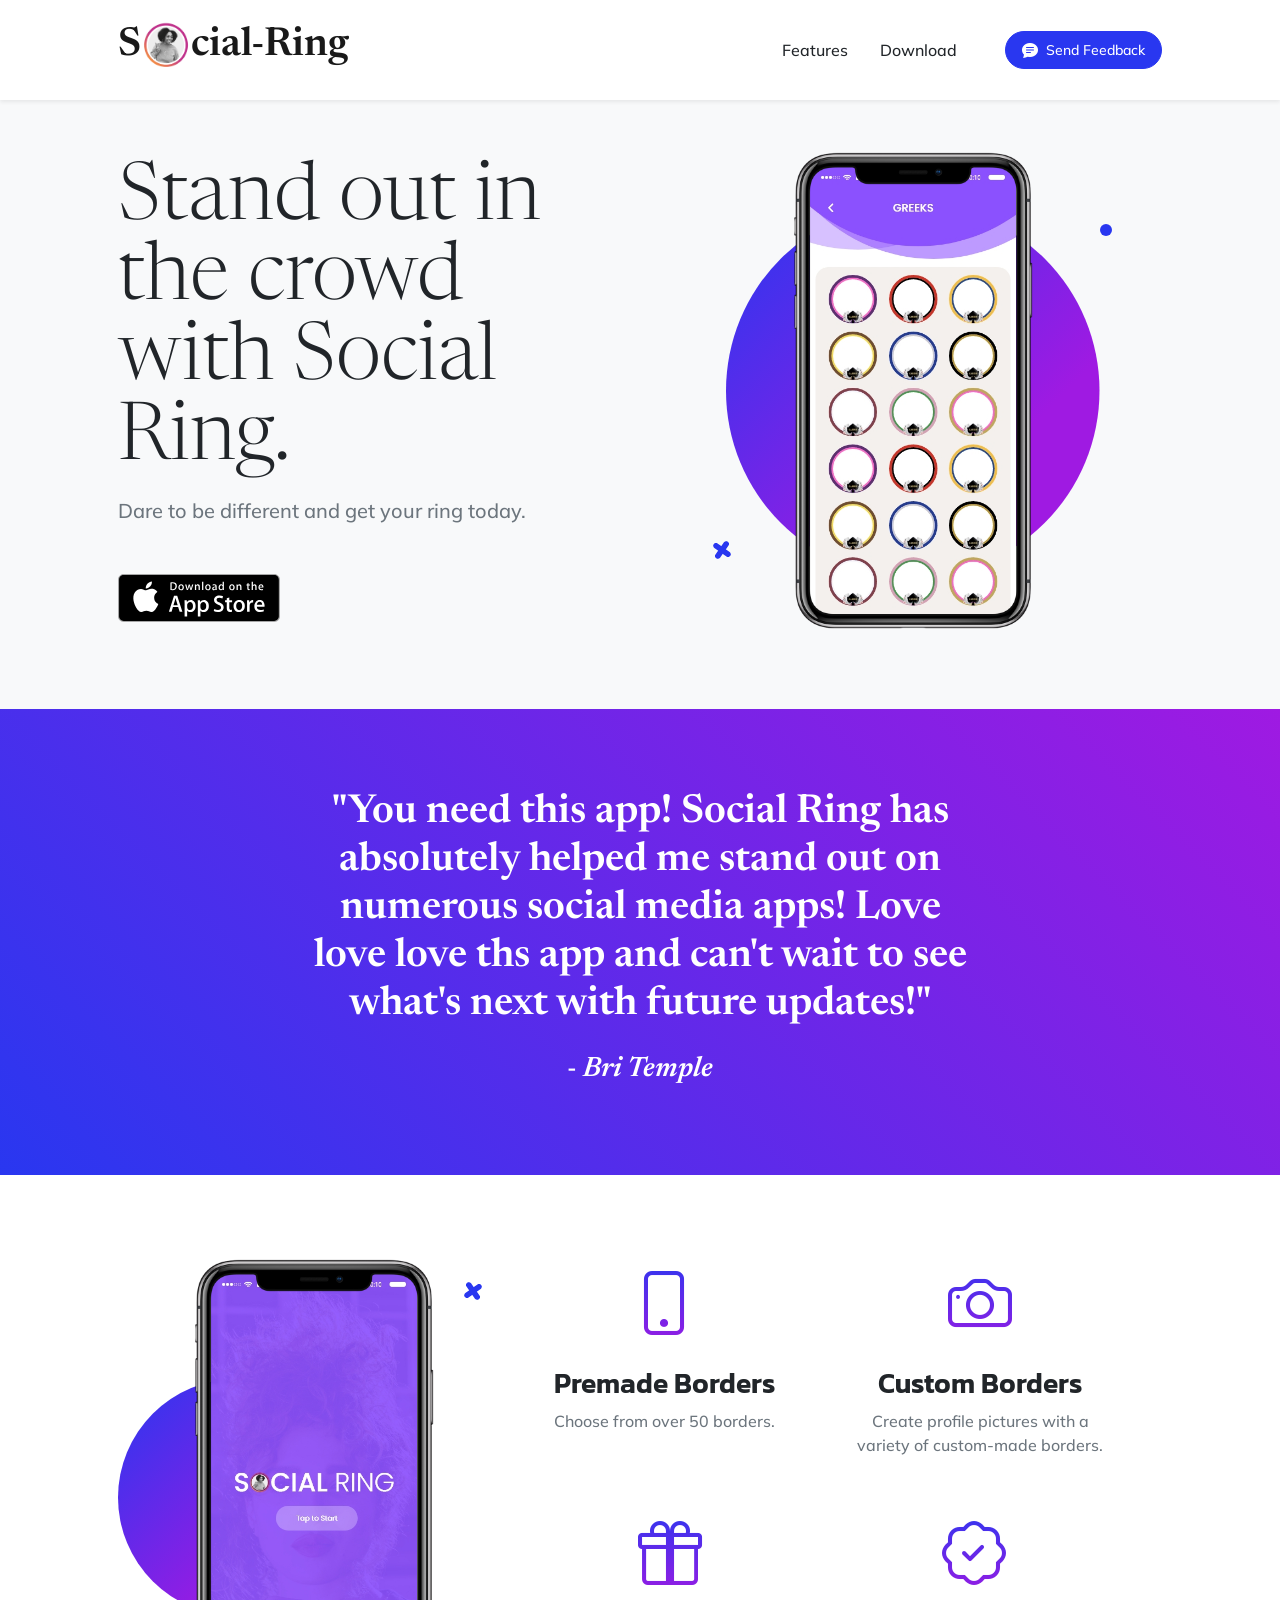
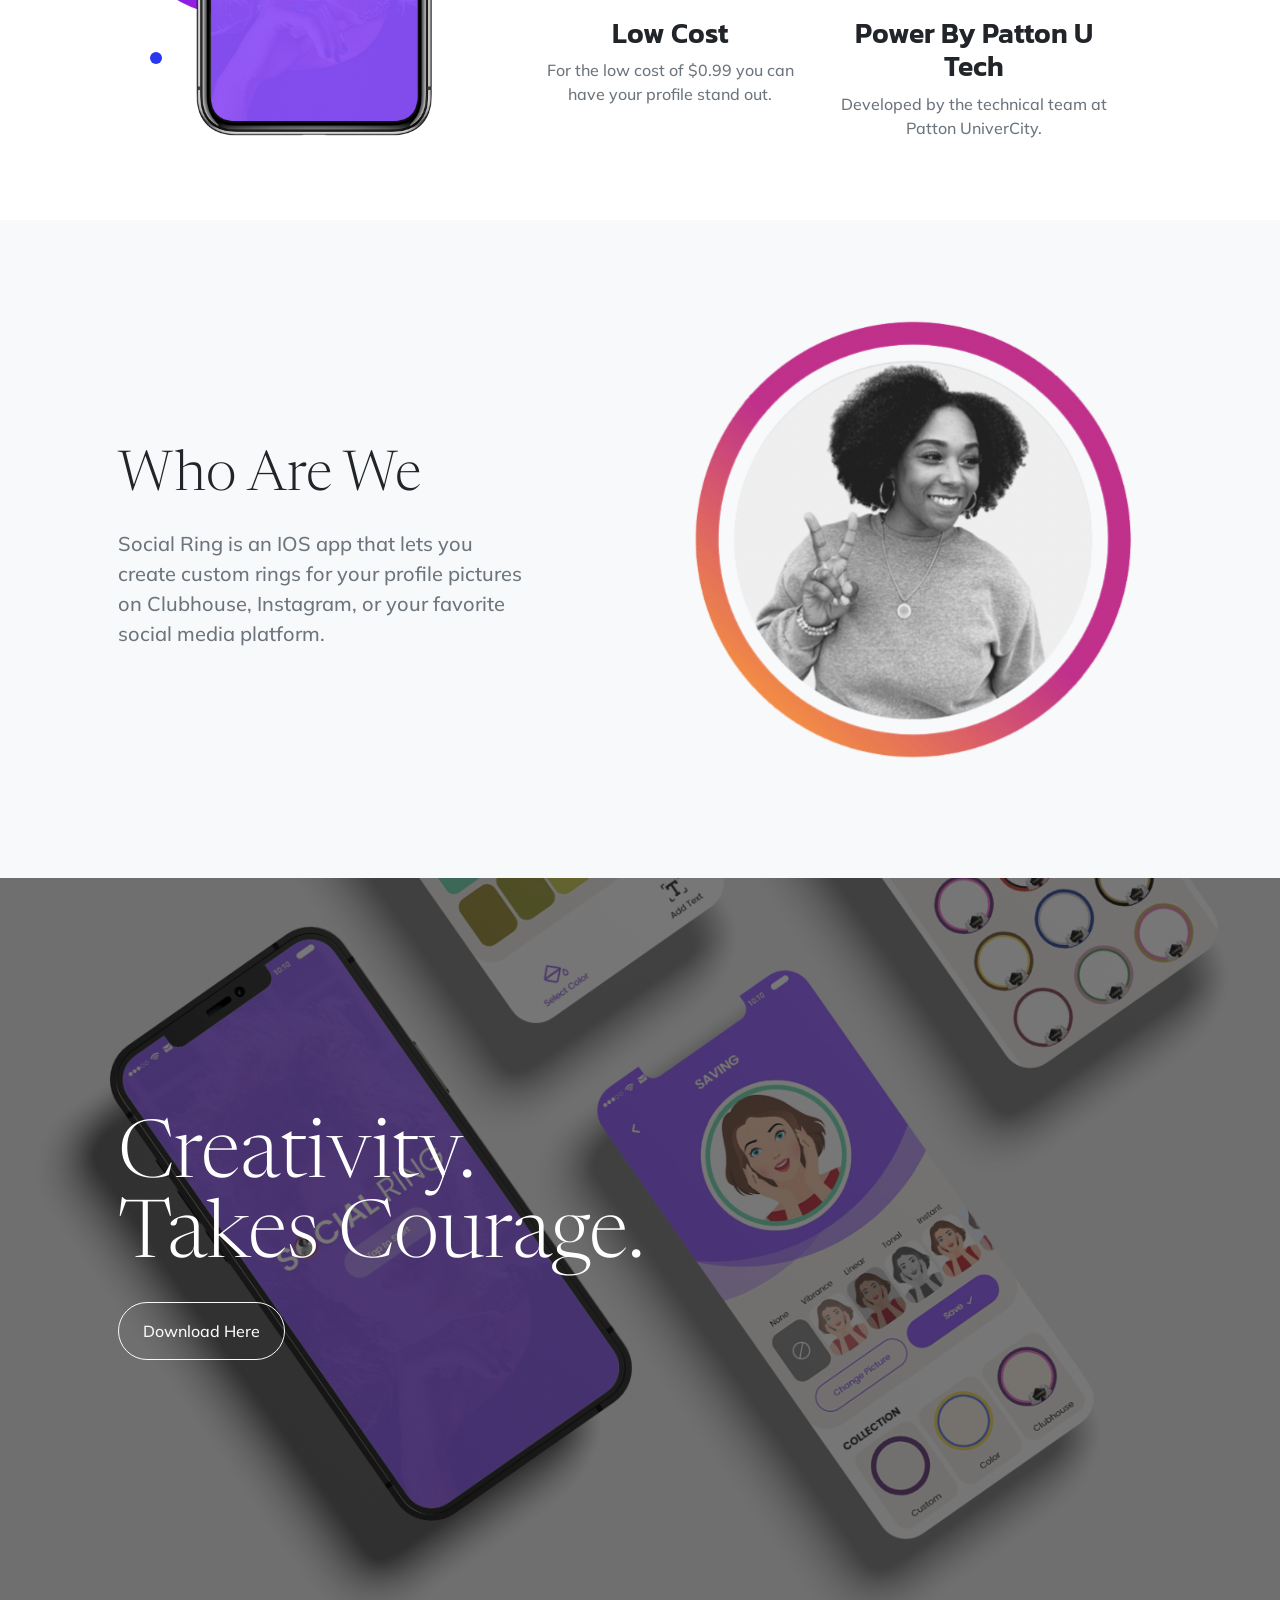
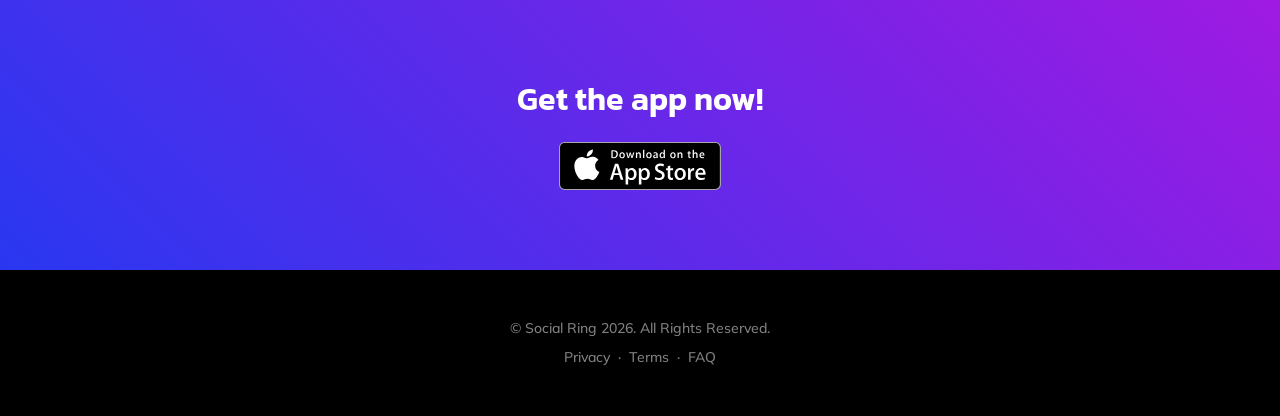
<file: index.html>
<!DOCTYPE html>
<html lang="en">
    <head>
        <meta charset="utf-8" />
        <meta name="viewport" content="width=device-width, initial-scale=1, shrink-to-fit=no" />
        <meta name="description" content="Social Ring is an IOS app that lets you create custom rings for your profile pictures on Clubhouse, Instagram, or your favorite social media platform." />
        <meta name="author" content="Dominique Hosea" />
        <title>Social Ring</title>
        <link rel="icon" type="image/x-icon" href="assets/favicon.ico" />
        <!-- Bootstrap icons-->
        <link href="https://cdn.jsdelivr.net/npm/bootstrap-icons@1.5.0/font/bootstrap-icons.css" rel="stylesheet" />
        <!-- Google fonts-->
        <link rel="preconnect" href="https://fonts.gstatic.com" />
        <link href="https://fonts.googleapis.com/css2?family=Newsreader:ital,wght@0,600;1,600&amp;display=swap" rel="stylesheet" />
        <link href="https://fonts.googleapis.com/css2?family=Mulish:ital,wght@0,300;0,500;0,600;0,700;1,300;1,500;1,600;1,700&amp;display=swap" rel="stylesheet" />
        <link href="https://fonts.googleapis.com/css2?family=Kanit:ital,wght@0,400;1,400&amp;display=swap" rel="stylesheet" />
        <!-- Core theme CSS (includes Bootstrap)-->
        <link href="css/styles.css" rel="stylesheet" />
    </head>
    <body id="page-top">
        <!-- Navigation-->
        <nav class="navbar navbar-expand-lg navbar-light fixed-top shadow-sm" id="mainNav">
            <div class="container px-5">
                <a class="navbar-brand fw-bold" href="#page-top">
                    <h1 class="title">S<span><img class="ring" src="/assets/img/social-logo.png" alt="ring" width="50rem"></span>cial-Ring</h1>
                </a>
                <button class="navbar-toggler" type="button" data-bs-toggle="collapse" data-bs-target="#navbarResponsive" aria-controls="navbarResponsive" aria-expanded="false" aria-label="Toggle navigation">
                    Menu
                    <i class="bi-list"></i>
                </button>
                <div class="collapse navbar-collapse" id="navbarResponsive">
                    <ul class="navbar-nav ms-auto me-4 my-3 my-lg-0">
                        <li class="nav-item"><a class="nav-link me-lg-3" href="#features">Features</a></li>
                        <li class="nav-item"><a class="nav-link me-lg-3" href="#download">Download</a></li>
                    </ul>
                    <button class="btn btn-primary rounded-pill px-3 mb-2 mb-lg-0" data-bs-toggle="modal" data-bs-target="#feedbackModal">
                        <span class="d-flex align-items-center">
                            <i class="bi-chat-text-fill me-2"></i>
                            <span class="small">Send Feedback</span>
                        </span>
                    </button>
                </div>
            </div>
        </nav>
        <!-- Mashead header-->
        <header class="masthead">
            <div class="container px-5">
                <div class="row gx-5 align-items-center">
                    <div class="col-lg-6">
                        <!-- Mashead text and app badges-->
                        <div class="mb-5 mb-lg-0 text-center text-lg-start">
                            <h1 class="display-1 lh-1 mb-3">Stand out in the crowd with Social Ring.</h1>
                            <p class="lead fw-normal text-muted mb-5">Dare to be different and get your ring today.</p>
                            <div class="d-flex flex-column flex-lg-row align-items-center">
                                <a href="https://apps.apple.com/us/app/social-ring/id1551446005"><img class="app-badge" src="assets/img/app-store-badge.svg" alt="download button" /></a>
                            </div>
                        </div>
                    </div>
                    <div class="col-lg-6">
                        <!-- Masthead device mockup feature-->
                        <div class="masthead-device-mockup">
                            <svg class="circle" viewBox="0 0 100 100" xmlns="http://www.w3.org/2000/svg">
                                <defs>
                                    <linearGradient id="circleGradient" gradientTransform="rotate(45)">
                                        <stop class="gradient-start-color" offset="0%"></stop>
                                        <stop class="gradient-end-color" offset="100%"></stop>
                                    </linearGradient>
                                </defs>
                                <circle cx="50" cy="50" r="50"></circle></svg
                            ><svg class="shape-1 d-none d-sm-block" viewBox="0 0 240.83 240.83" xmlns="http://www.w3.org/2000/svg">
                                <rect x="-32.54" y="78.39" width="305.92" height="84.05" rx="42.03" transform="translate(120.42 -49.88) rotate(45)"></rect>
                                <rect x="-32.54" y="78.39" width="305.92" height="84.05" rx="42.03" transform="translate(-49.88 120.42) rotate(-45)"></rect></svg
                            ><svg class="shape-2 d-none d-sm-block" viewBox="0 0 100 100" xmlns="http://www.w3.org/2000/svg"><circle cx="50" cy="50" r="50"></circle></svg>
                            <div class="device-wrapper">
                                <div class="device" data-device="iPhoneX" data-orientation="portrait" data-color="black">
                                    <div class="screen bg-black">
                                        <!-- PUT CONTENTS HERE:-->
                                        <!-- * * This can be a video, image, or just about anything else.-->
                                        <!-- * * Set the max width of your media to 100% and the height to-->
                                        <!-- * * 100% like the demo example below.-->
                                        <img src="/assets/img/greeks.jpg" alt="greeks category" style="max-width: 100%; height: 100%">
                                        <!-- <video muted="muted" autoplay="" loop="" style="max-width: 100%; height: 100%"><source src="assets/img/demo-screen.mp4" type="video/mp4" /></video> -->
                                    </div>
                                </div>
                            </div>
                        </div>
                    </div>
                </div>
            </div>
        </header>
        <!-- Quote/testimonial aside-->
        <aside class="text-center bg-gradient-primary-to-secondary">
            <div class="container px-5">
                <div class="row gx-5 justify-content-center">
                    <div class="col-xl-8">
                        <div class="h2 fs-1 text-white mb-4">"You need this app! Social Ring has absolutely helped me stand out on numerous social media apps! Love love love ths app and can't wait to see what's next with future updates!"</div>
                        <!-- <img src="assets/img/tnw-logo.svg" alt="..." style="height: 3rem" /> -->
                        <h3 class="text-white">-<em> Bri Temple</em></h3>
                    </div>
                </div>
            </div>
        </aside>
        <!-- App features section-->
        <section id="features">
            <div class="container px-5">
                <div class="row gx-5 align-items-center">
                    <div class="col-lg-8 order-lg-1 mb-5 mb-lg-0">
                        <div class="container-fluid px-5">
                            <div class="row gx-5">
                                <div class="col-md-6 mb-5">
                                    <!-- Feature item-->
                                    <div class="text-center">
                                        <i class="bi-phone icon-feature text-gradient d-block mb-3"></i>
                                        <h3 class="font-alt">Premade Borders</h3>
                                        <p class="text-muted mb-0">Choose from over 50 borders.</p>
                                    </div>
                                </div>
                                <div class="col-md-6 mb-5">
                                    <!-- Feature item-->
                                    <div class="text-center">
                                        <i class="bi-camera icon-feature text-gradient d-block mb-3"></i>
                                        <h3 class="font-alt">Custom Borders</h3>
                                        <p class="text-muted mb-0">Create profile pictures with a variety of custom-made borders.</p>
                                    </div>
                                </div>
                            </div>
                            <div class="row">
                                <div class="col-md-6 mb-5 mb-md-0">
                                    <!-- Feature item-->
                                    <div class="text-center">
                                        <i class="bi-gift icon-feature text-gradient d-block mb-3"></i>
                                        <h3 class="font-alt">Low Cost</h3>
                                        <p class="text-muted mb-0">For the low cost of $0.99 you can have your profile stand out.</p>
                                    </div>
                                </div>
                                <div class="col-md-6">
                                    <!-- Feature item-->
                                    <div class="text-center">
                                        <i class="bi-patch-check icon-feature text-gradient d-block mb-3"></i>
                                        <h3 class="font-alt">Power By Patton U Tech</h3>
                                        <p class="text-muted mb-0">Developed by the technical team at Patton UniverCity.</p>
                                    </div>
                                </div>
                            </div>
                        </div>
                    </div>
                    <div class="col-lg-4 order-lg-0">
                        <!-- Features section device mockup-->
                        <div class="features-device-mockup">
                            <svg class="circle" viewBox="0 0 100 100" xmlns="http://www.w3.org/2000/svg">
                                <defs>
                                    <linearGradient id="circleGradient" gradientTransform="rotate(45)">
                                        <stop class="gradient-start-color" offset="0%"></stop>
                                        <stop class="gradient-end-color" offset="100%"></stop>
                                    </linearGradient>
                                </defs>
                                <circle cx="50" cy="50" r="50"></circle></svg
                            ><svg class="shape-1 d-none d-sm-block" viewBox="0 0 240.83 240.83" xmlns="http://www.w3.org/2000/svg">
                                <rect x="-32.54" y="78.39" width="305.92" height="84.05" rx="42.03" transform="translate(120.42 -49.88) rotate(45)"></rect>
                                <rect x="-32.54" y="78.39" width="305.92" height="84.05" rx="42.03" transform="translate(-49.88 120.42) rotate(-45)"></rect></svg
                            ><svg class="shape-2 d-none d-sm-block" viewBox="0 0 100 100" xmlns="http://www.w3.org/2000/svg"><circle cx="50" cy="50" r="50"></circle></svg>
                            <div class="device-wrapper">
                                <div class="device" data-device="iPhoneX" data-orientation="portrait" data-color="black">
                                    <div class="screen bg-black">
                                        <!-- PUT CONTENTS HERE:-->
                                        <!-- * * This can be a video, image, or just about anything else.-->
                                        <!-- * * Set the max width of your media to 100% and the height to-->
                                        <!-- * * 100% like the demo example below.-->
                                        <img src="/assets/img/splash.jpg" style="max-width: 100%; height: 100%" alt="splash page">
                                        <!-- <video muted="muted" autoplay="" loop="" style="max-width: 100%; height: 100%"><source src="assets/img/demo-screen.mp4" type="video/mp4" /></video> -->
                                    </div>
                                </div>
                            </div>
                        </div>
                    </div>
                </div>
            </div>
        </section>
        <!-- Basic features section-->
        <section class="bg-light">
            <div class="container px-5">
                <div class="row gx-5 align-items-center justify-content-center justify-content-lg-between">
                    <div class="col-12 col-lg-5">
                        <h2 class="display-4 lh-1 mb-4">Who Are We</h2>
                        <p class="lead fw-normal text-muted mb-5 mb-lg-0">Social Ring is an IOS app that lets you create custom rings for your profile pictures on Clubhouse, Instagram, or your favorite social media platform.</p>
                    </div>
                    <div class="col-sm-8 col-md-6">
                        <div class="px-5 px-sm-0"><img class="img-fluid rounded-circle" src="/assets/img/social-logo.png" alt="Logo" /></div>
                    </div>
                </div>
            </div>
        </section>
        <!-- Call to action section-->
        <section class="cta">
            <div class="cta-content">
                <div class="container px-5">
                    <h2 class="text-white display-1 lh-1 mb-4">
                        Creativity.
                        <br />
                        Takes Courage.
                    </h2>
                    <a class="btn btn-outline-light py-3 px-4 rounded-pill" href="https://apps.apple.com/us/app/social-ring/id1551446005" target="_blank">Download Here</a>
                </div>
            </div>
        </section>
        <!-- App badge section-->
        <section class="bg-gradient-primary-to-secondary" id="download">
            <div class="container px-5">
                <h2 class="text-center text-white font-alt mb-4">Get the app now!</h2>
                <div class="d-flex flex-column flex-lg-row align-items-center justify-content-center">
                    <a href="https://apps.apple.com/us/app/social-ring/id1551446005"><img class="app-badge" src="assets/img/app-store-badge.svg" alt="..." /></a>
                </div>
            </div>
        </section>
        <!-- Footer-->
        <footer class="bg-black text-center py-5">
            <div class="container px-5">
                <div class="text-white-50 small">
                    <div class="mb-2">&copy; Social Ring 2026. All Rights Reserved.</div>
                    <a href="/privacy">Privacy</a>
                    <span class="mx-1">&middot;</span>
                    <a href="/terms">Terms</a>
                    <span class="mx-1">&middot;</span>
                    <a href="#!">FAQ</a>
                </div>
            </div>
        </footer>
        <!-- Feedback Modal-->
        <div class="modal fade" id="feedbackModal" tabindex="-1" aria-labelledby="feedbackModalLabel" aria-hidden="true">
            <div class="modal-dialog modal-dialog-centered">
                <div class="modal-content">
                    <div class="modal-header bg-gradient-primary-to-secondary p-4">
                        <h5 class="modal-title font-alt text-white" id="feedbackModalLabel">Send feedback</h5>
                        <button class="btn-close btn-close-white" type="button" data-bs-dismiss="modal" aria-label="Close"></button>
                    </div>
                    <div class="modal-body border-0 p-4">
                        <form id="contactForm" data-netlify="true">
                            <!-- Name input-->
                            <div class="form-floating mb-3">
                                <input class="form-control" id="name" type="text" placeholder="Enter your name..." name="name" />
                                <label for="name">Full name</label>
                                <div class="invalid-feedback" data-sb-feedback="name:required">A name is required.</div>
                            </div>
                            <!-- Email address input-->
                            <div class="form-floating mb-3">
                                <input class="form-control" id="email" type="email" placeholder="name@example.com" name="email" />
                                <label for="email">Email address</label>
                                <div class="invalid-feedback" >An email is required.</div>
                                <div class="invalid-feedback" >Email is not valid.</div>
                            </div>
                            <!-- Phone number input-->
                            <div class="form-floating mb-3">
                                <input class="form-control" id="phone" name="tel" type="tel" placeholder="(123) 456-7890" data-sb-validations="required" />
                                <label for="phone">Phone number</label>
                                <div class="invalid-feedback" >A phone number is required.</div>
                            </div>
                            <!-- Message input-->
                            <div class="form-floating mb-3">
                                <textarea class="form-control" id="message" name="message" type="text" placeholder="Enter your message here..." style="height: 10rem" data-sb-validations="required"></textarea>
                                <label for="message">Message</label>
                                <div class="invalid-feedback" >A message is required.</div>
                            </div>
                            <!-- Submit success message-->
                            <!---->
                            <!-- This is what your users will see when the form-->
                            <!-- has successfully submitted-->
                            <div class="d-none" id="submitSuccessMessage">
                                <div class="text-center mb-3">
                                    <div class="fw-bolder">Form submission successful!</div>
                                    To activate this form, sign up at
                                    <br />
                                    <a href=""></a>
                                </div>
                            </div>
                            <!-- Submit error message-->
                            <!---->
                            <!-- This is what your users will see when there is-->
                            <!-- an error submitting the form-->
                            <div class="d-none" id="submitErrorMessage"><div class="text-center text-danger mb-3">Error sending message!</div></div>
                            <!-- Submit Button-->
                            <div class="d-grid"><button class="btn btn-primary rounded-pill btn-lg" id="submitButton" type="submit">Submit</button></div>
                        </form>
                    </div>
                </div>
            </div>
        </div>
        <!-- Bootstrap core JS-->
        <script src="https://cdn.jsdelivr.net/npm/bootstrap@5.0.2/dist/js/bootstrap.bundle.min.js"></script>
        <!-- Core theme JS-->
        <script src="js/scripts.js"></script>
        <!-- * * * * * * * * * * * * * * * * * * * * * * * * * * * * * * * * * * * * * * * *-->
        <!-- * *                               SB Forms JS                               * *-->
        <!-- * * Activate your form at https://startbootstrap.com/solution/contact-forms * *-->
        <!-- * * * * * * * * * * * * * * * * * * * * * * * * * * * * * * * * * * * * * * * *-->
        <script src="https://cdn.startbootstrap.com/sb-forms-latest.js"></script>
    </body>
</html>
</file>
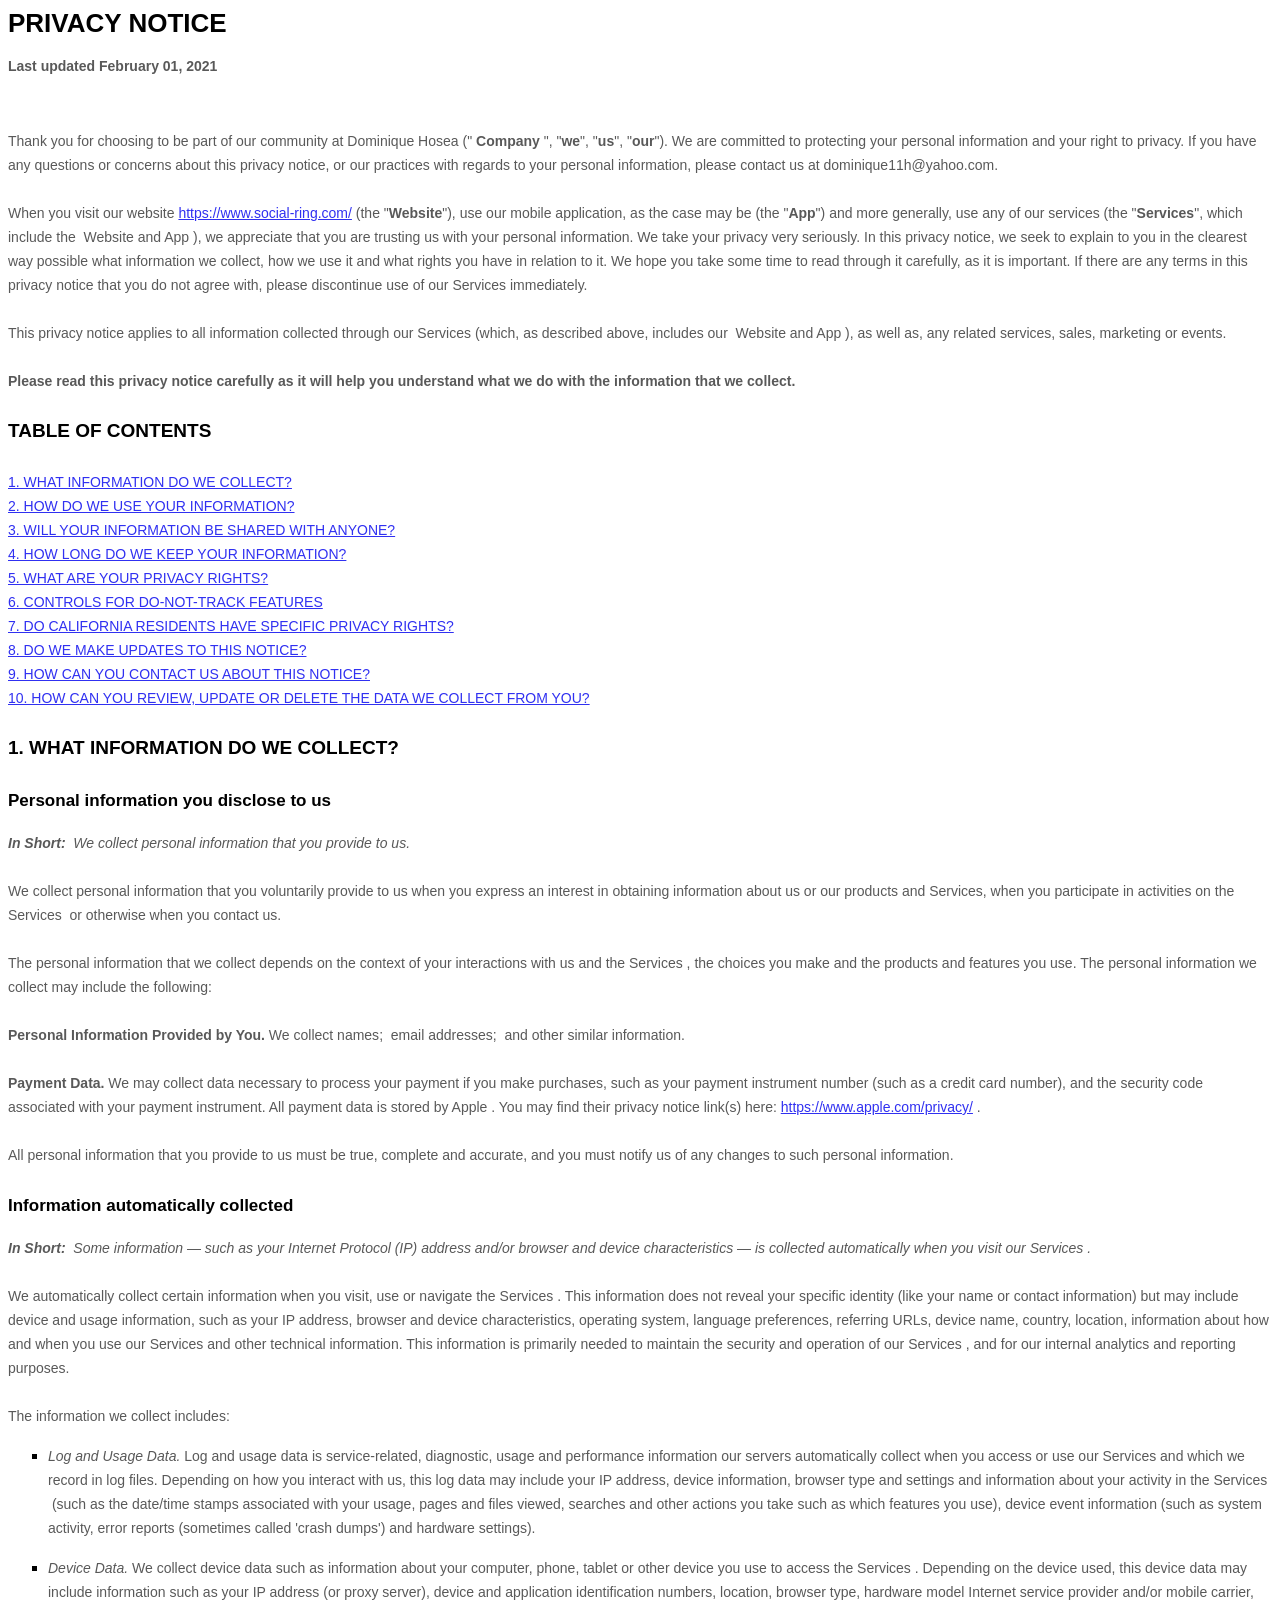
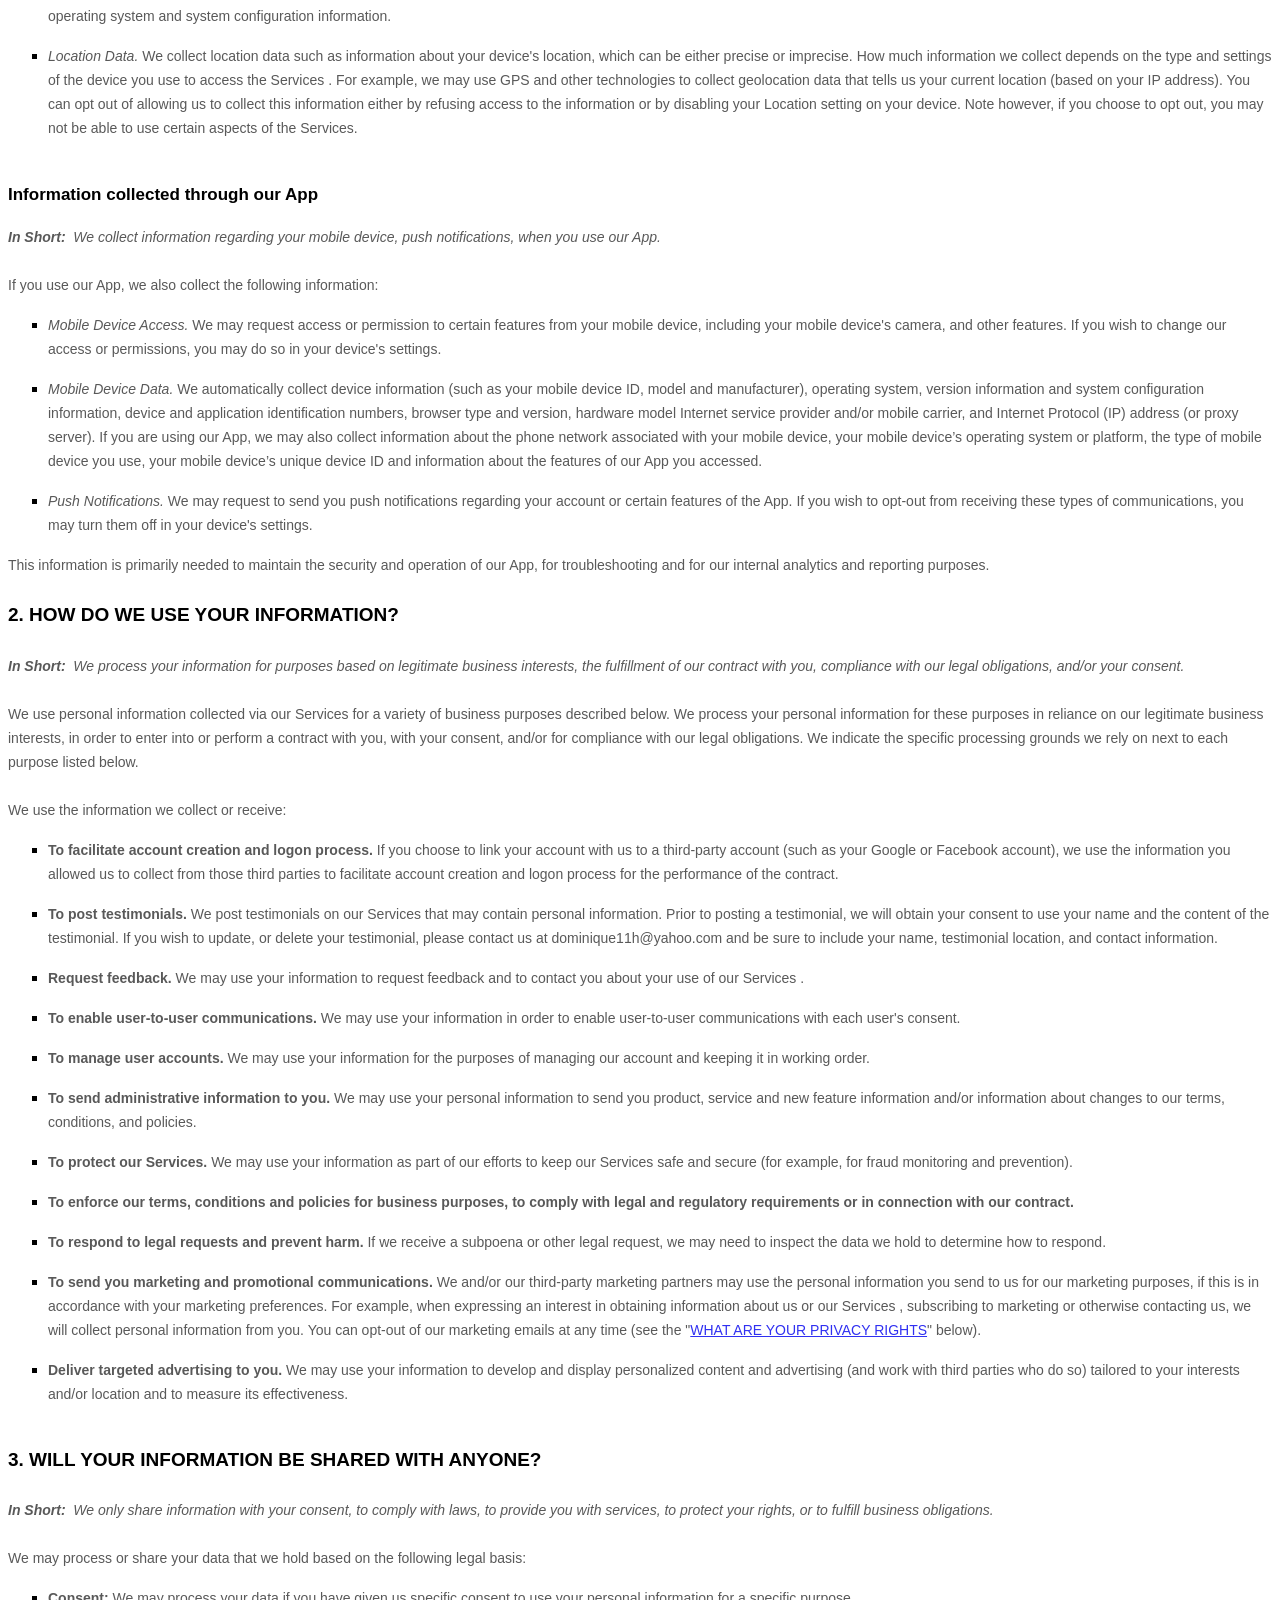
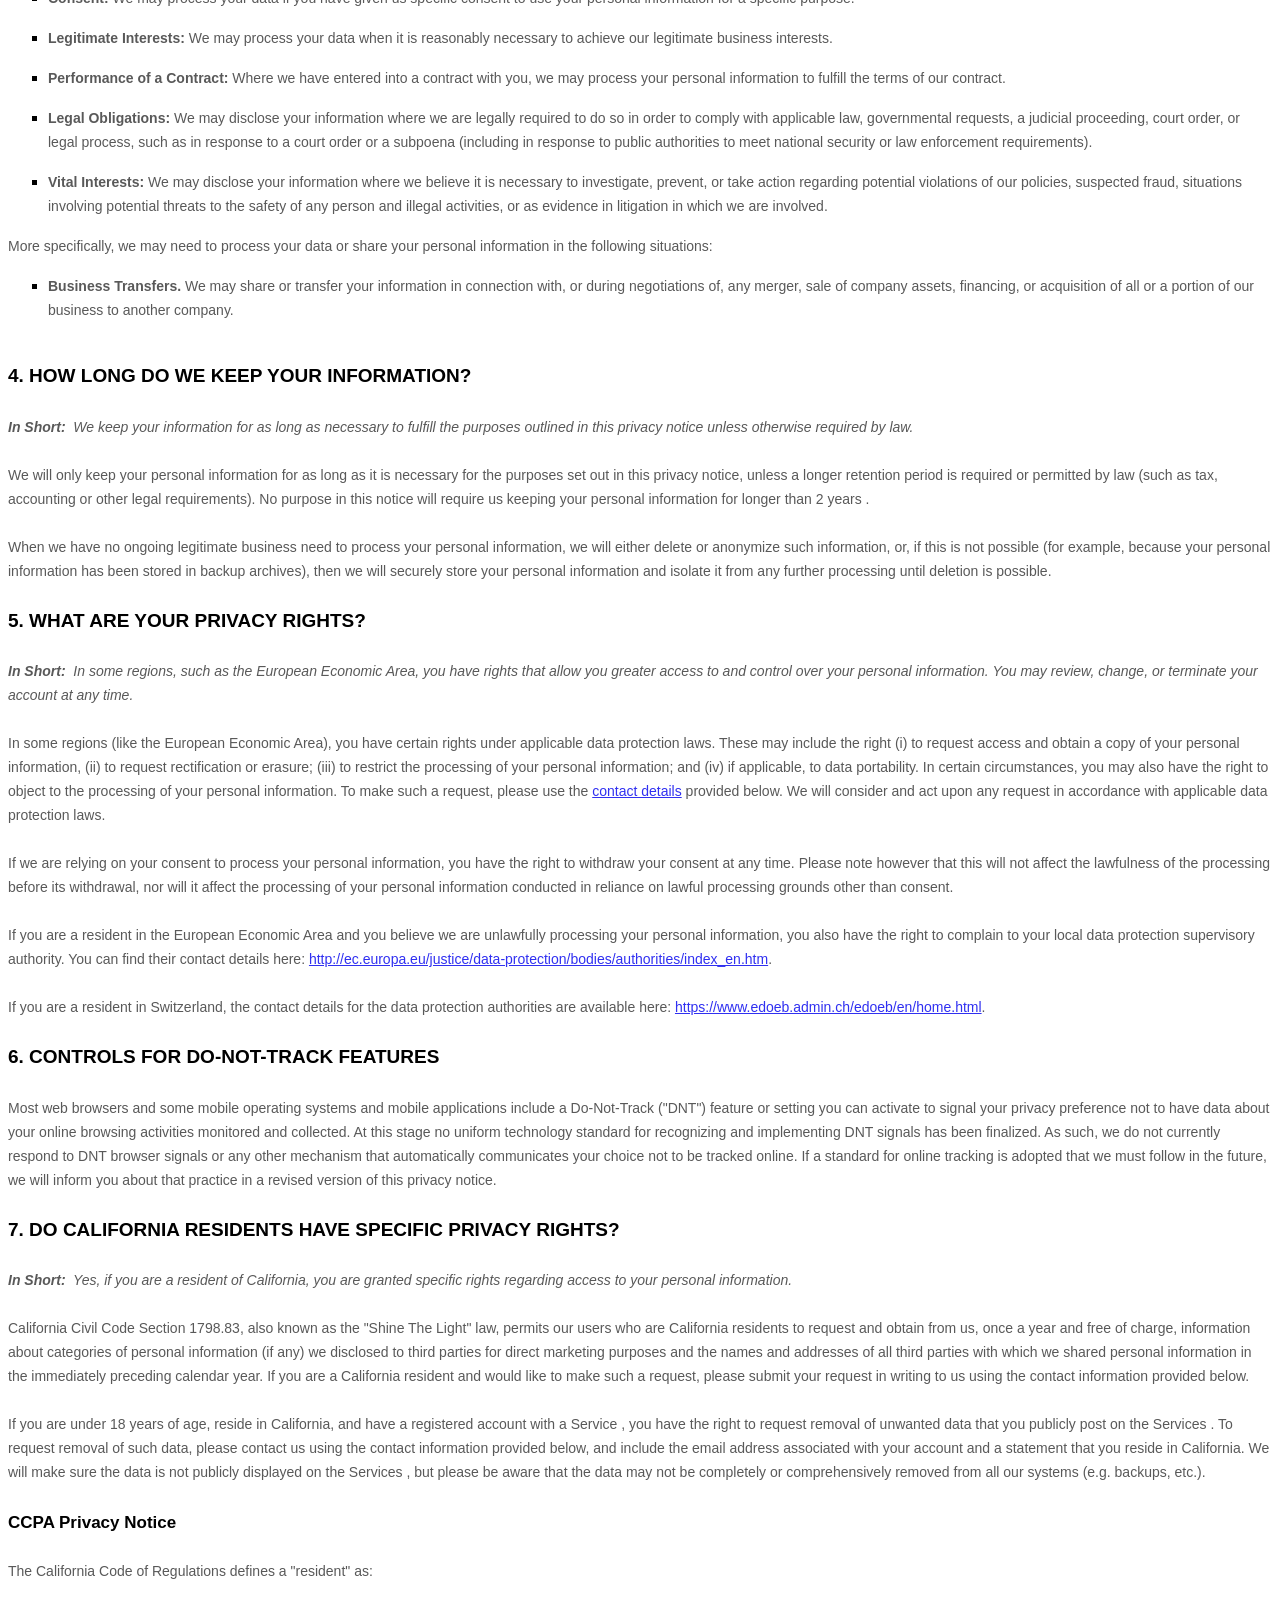
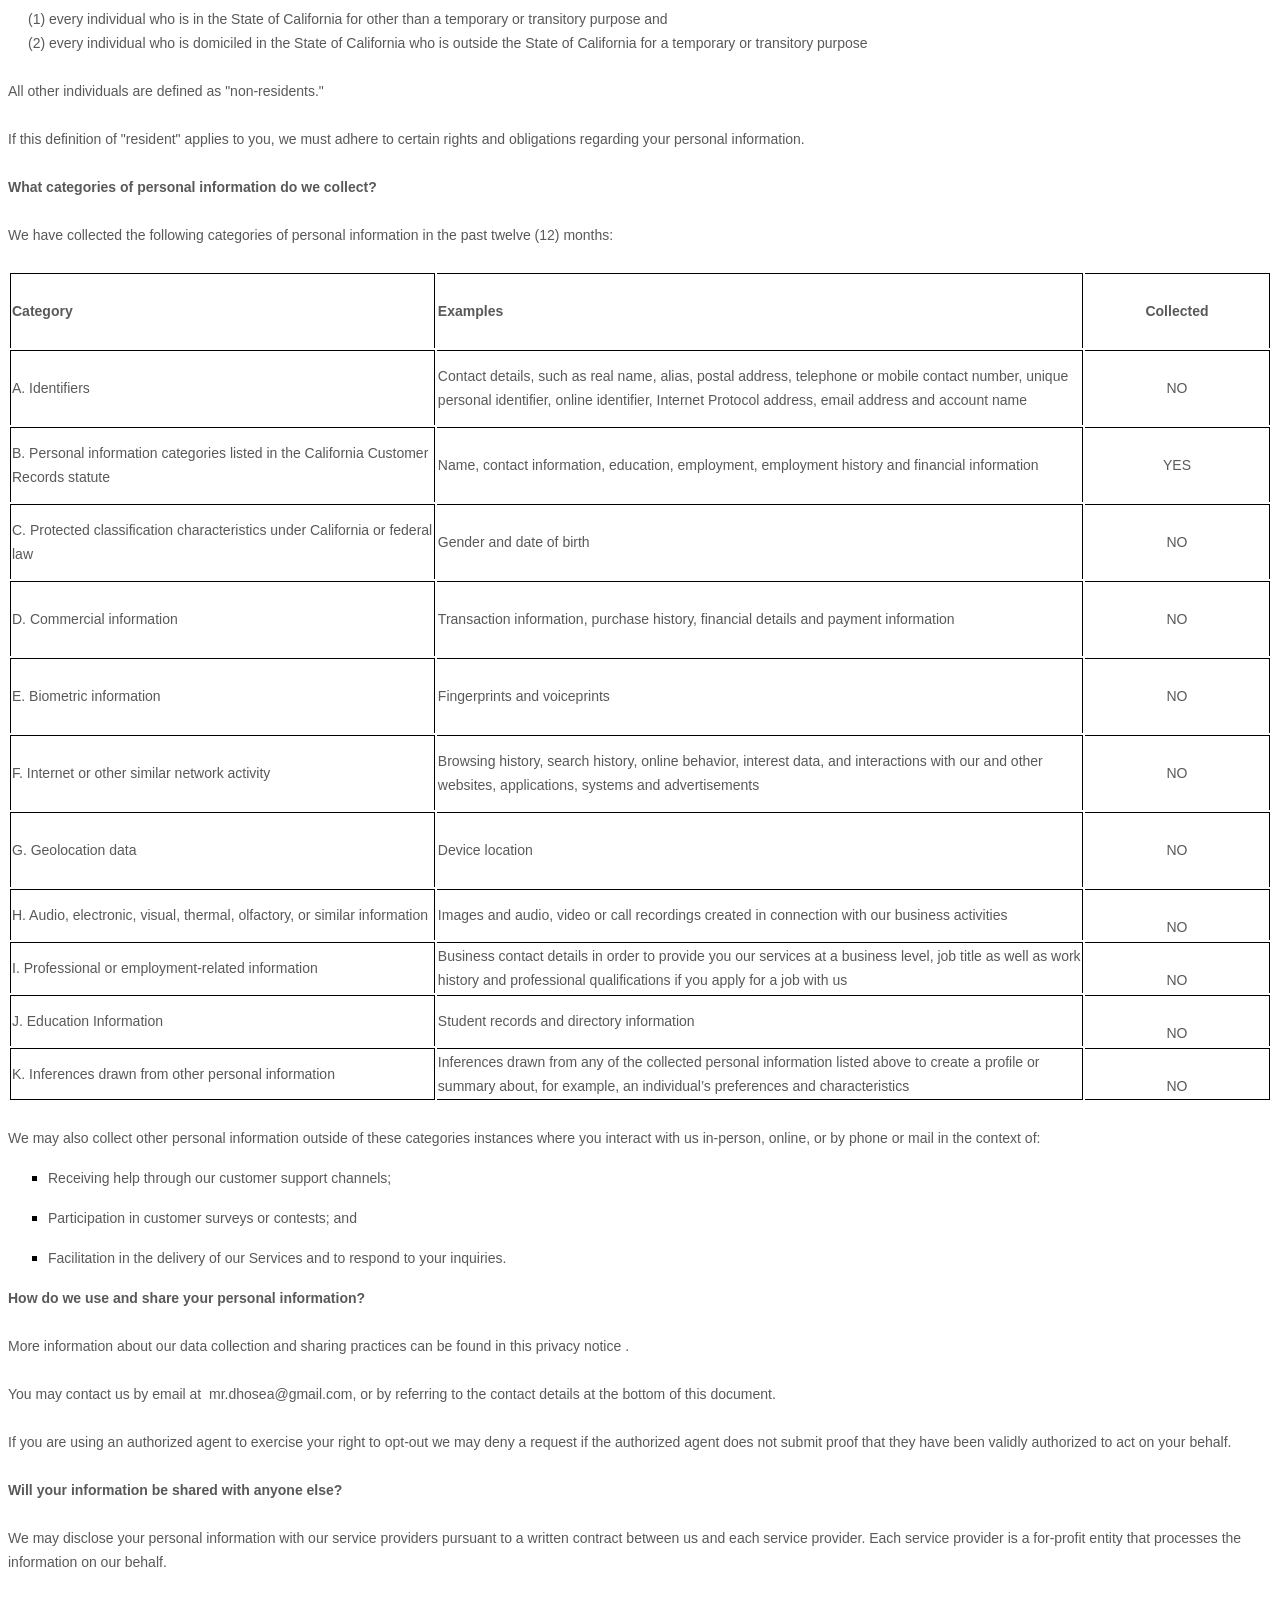
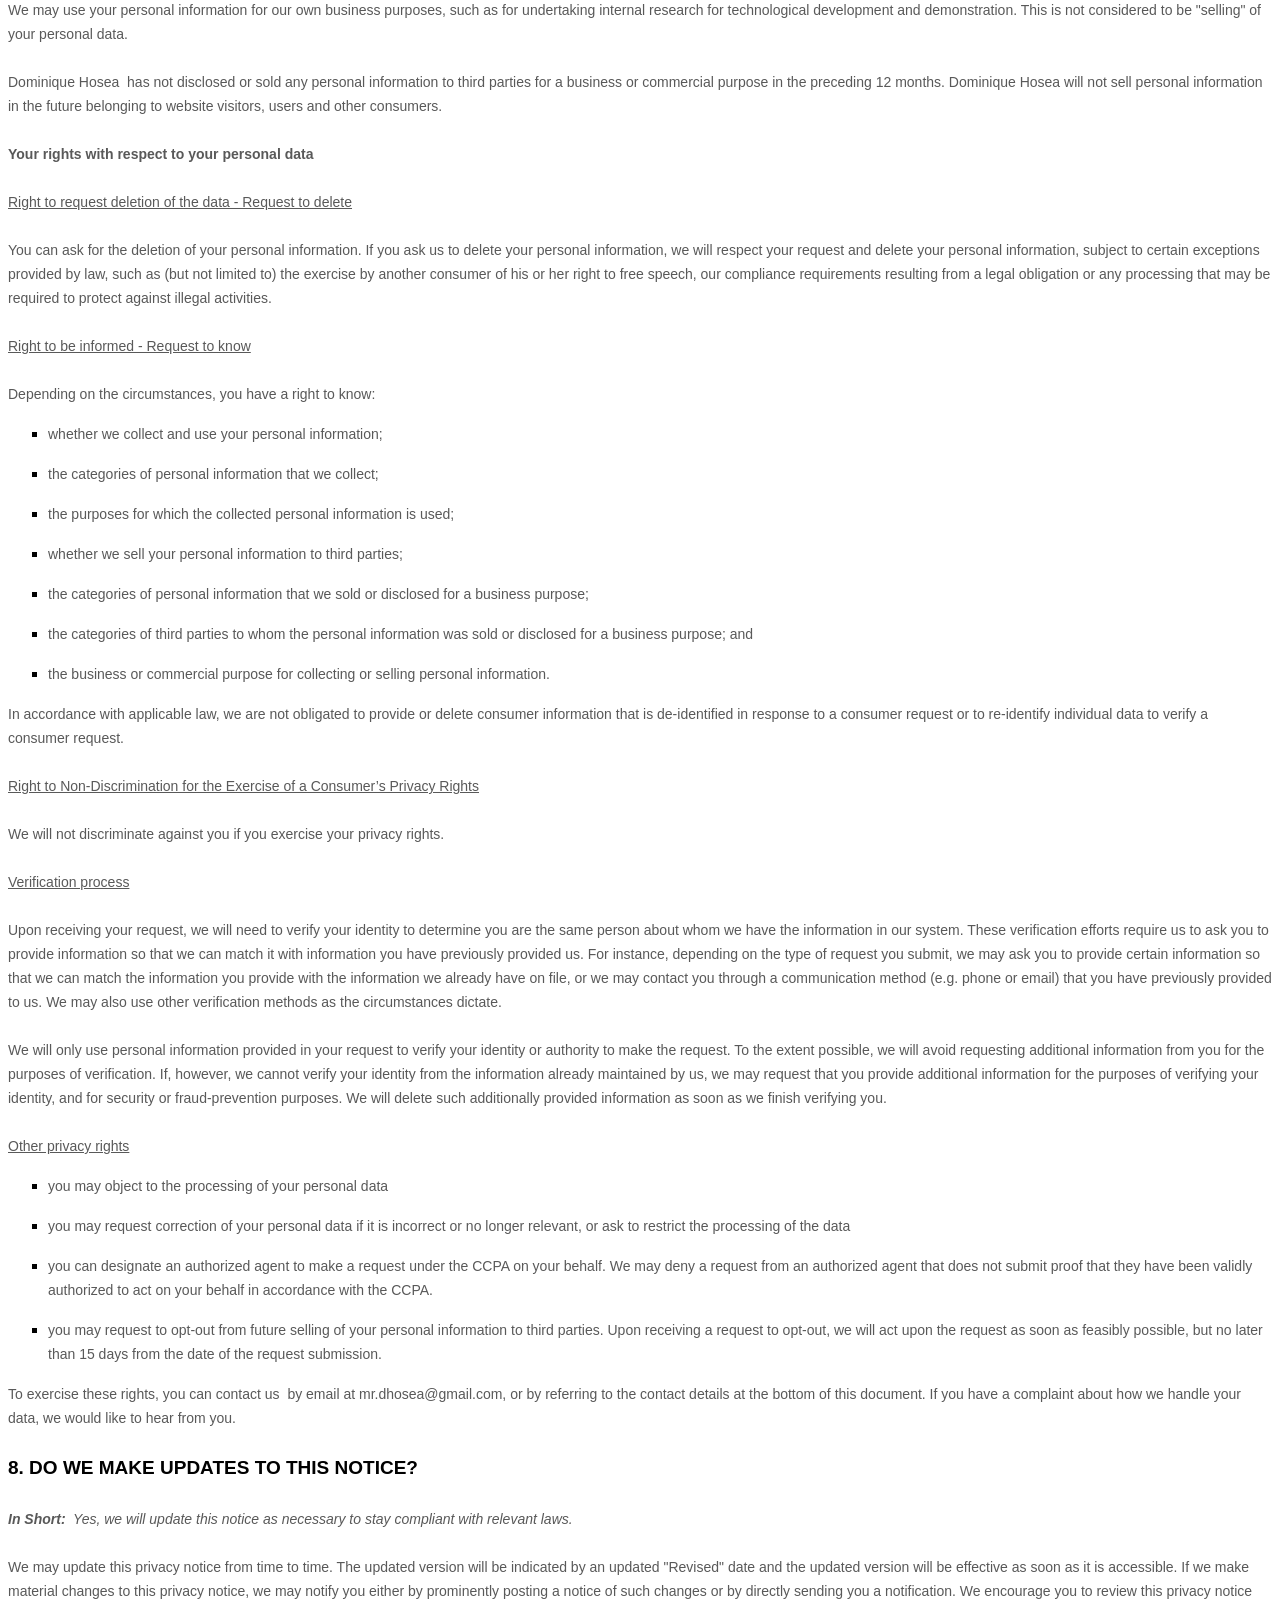
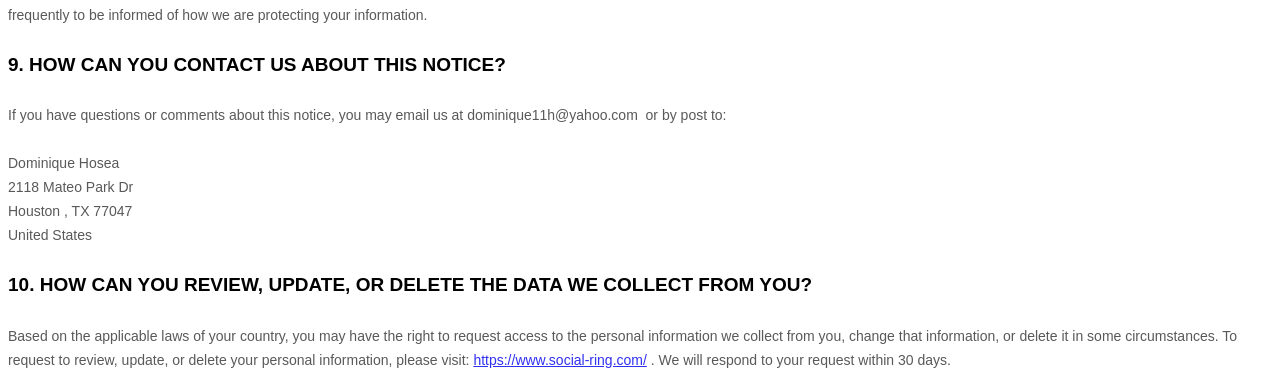
<file: policy.html>
<!DOCTYPE html>
<html lang="en">

<head>
    <meta charset="UTF-8">
    <meta name="viewport" content="width=device-width, initial-scale=1.0">
    <title>Document</title>
</head>

<body>
    <style>
        [data-custom-class='body'],
        [data-custom-class='body'] * {
            background: transparent !important;
        }

        [data-custom-class='title'],
        [data-custom-class='title'] * {
            font-family: Arial !important;
            font-size: 26px !important;
            color: #000000 !important;
        }

        [data-custom-class='subtitle'],
        [data-custom-class='subtitle'] * {
            font-family: Arial !important;
            color: #595959 !important;
            font-size: 14px !important;
        }

        [data-custom-class='heading_1'],
        [data-custom-class='heading_1'] * {
            font-family: Arial !important;
            font-size: 19px !important;
            color: #000000 !important;
        }

        [data-custom-class='heading_2'],
        [data-custom-class='heading_2'] * {
            font-family: Arial !important;
            font-size: 17px !important;
            color: #000000 !important;
        }

        [data-custom-class='body_text'],
        [data-custom-class='body_text'] * {
            color: #595959 !important;
            font-size: 14px !important;
            font-family: Arial !important;
        }

        [data-custom-class='link'],
        [data-custom-class='link'] * {
            color: #3030F1 !important;
            font-size: 14px !important;
            font-family: Arial !important;
            word-break: break-word !important;
        }
    </style>

    <div data-custom-class="body">
        <div><strong><span style="font-size: 26px;"><span data-custom-class="title">PRIVACY
                        NOTICE</span></span></strong></div>
        <div><br></div>
        <div><span style="color: rgb(127, 127, 127);"><strong><span style="font-size: 15px;"><span
                            data-custom-class="subtitle">Last updated <bdt class="question">February 01, 2021</bdt>
                        </span></span></strong></span></div>
        <div><br></div>
        <div><br></div>
        <div><br></div>
        <div style="line-height: 1.5;"><span style="color: rgb(127, 127, 127);"><span
                    style="color: rgb(89, 89, 89); font-size: 15px;"><span data-custom-class="body_text">Thank you for
                        choosing to be part of our community at <bdt class="question">Dominique Hosea</bdt><span
                            style="color: rgb(89, 89, 89);"><span data-custom-class="body_text">
                                <bdt class="block-component"></bdt>
                            </span></span> ("<span style="color: rgb(89, 89, 89);"><span data-custom-class="body_text">
                                <bdt class="block-component"></bdt>
                            </span></span><strong>Company</strong></span><span style="color: rgb(127, 127, 127);"><span
                            style="color: rgb(89, 89, 89);"><span data-custom-class="body_text"><span
                                    style="color: rgb(89, 89, 89);"><span data-custom-class="body_text">
                                        <bdt class="statement-end-if-in-editor"><span
                                                data-custom-class="body_text"></span></bdt>
                                    </span></span></span></span></span><span data-custom-class="body_text">",
                        "<strong>we</strong>", "<strong>us</strong>", "<strong>our</strong>"). We are committed to
                        protecting your personal information and your right to privacy. If you have any questions or
                        concerns about this privacy notice, or our practices with regards to your personal information,
                        please contact us at <bdt class="question">dominique11h@yahoo.com</bdt>.</span></span></span>
        </div>
        <div style="line-height: 1.5;"><span style="font-size: 15px;"><br></span></div>
        <div style="line-height: 1.5;"><span style="font-size: 15px;"><span style="color: rgb(127, 127, 127);"><span
                        data-custom-class="body_text">When you <span style="color: rgb(89, 89, 89);"><span
                                data-custom-class="body_text">
                                <bdt class="block-component"></bdt>
                            </span></span>visit our website <bdt class="question"><a href="https://www.social-ring.com/"
                                target="_blank" data-custom-class="link">https://www.social-ring.com/</a></bdt> (the
                        "<strong>Website</strong>"), <span style="color: rgb(89, 89, 89);"><span
                                data-custom-class="body_text">
                                <bdt class="statement-end-if-in-editor"></bdt>
                                <bdt class="block-component"></bdt>
                                <bdt class="forloop-component"></bdt>
                                <bdt class="block-component"></bdt>
                            </span></span>use our mobile application, <span style="color: rgb(89, 89, 89);"><span
                                data-custom-class="body_text">
                                <bdt class="statement-end-if-in-editor"></bdt>
                                <bdt class="block-component"></bdt>
                                <bdt class="forloop-component"></bdt>
                                <bdt class="statement-end-if-in-editor"></bdt>
                                <bdt class="block-component"></bdt>
                            </span></span>as the case may be (the "<strong>App</strong>")<span
                            style="color: rgb(89, 89, 89);"><span data-custom-class="body_text">
                                <bdt class="statement-end-if-in-editor"></bdt>
                            </span></span> and more generally, use any of our services (the "<strong>Services</strong>",
                        which include the </span><span style="color: rgb(89, 89, 89);"><span
                            data-custom-class="body_text"><span style="color: rgb(89, 89, 89);"><span
                                    data-custom-class="body_text">
                                    <bdt class="block-component"><span data-custom-class="body_text"></span></bdt>
                                    Website<span style="color: rgb(89, 89, 89);"><span data-custom-class="body_text">
                                            <bdt class="statement-end-if-in-editor"></bdt>
                                        </span></span>
                                    <bdt class="block-component"></bdt> and <bdt class="statement-end-if-in-editor">
                                    </bdt>
                                </span></span></span><span data-custom-class="body_text"><span
                                style="color: rgb(89, 89, 89);"><span data-custom-class="body_text">
                                    <bdt class="block-component"></bdt>App<bdt class="statement-end-if-in-editor"><span
                                            data-custom-class="body_text"></span></bdt>
                                </span></span></span></span><span data-custom-class="body_text">), we appreciate that
                        you are trusting us with your personal information. We take your privacy very seriously. In this
                        privacy notice, we seek to explain to you in the clearest way possible what information we
                        collect, how we use it and what rights you have in relation to it. We hope you take some time to
                        read through it carefully, as it is important. If there are any terms in this privacy notice
                        that you do not agree with, please discontinue use of our Services
                        immediately.</span></span></span></div>
        <div style="line-height: 1.5;"><span style="font-size: 15px;"><br></span></div>
        <div style="line-height: 1.5;"><span style="font-size: 15px;"><span style="color: rgb(127, 127, 127);"><span
                        style="color: rgb(89, 89, 89);"><span data-custom-class="body_text">This privacy notice applies
                            to all information collected through our Services (which, as described above, includes
                            our </span><span style="color: rgb(89, 89, 89);"><span data-custom-class="body_text">
                                <bdt class="block-component"><span data-custom-class="body_text"></span></bdt>
                                Website<span style="color: rgb(89, 89, 89);"><span data-custom-class="body_text">
                                        <bdt class="statement-end-if-in-editor"></bdt>
                                    </span></span>
                                <bdt class="block-component"></bdt> and <bdt class="statement-end-if-in-editor">
                                    <bdt class="block-component"></bdt>
                                </bdt>
                            </span><span data-custom-class="body_text">App<span style="color: rgb(89, 89, 89);"><span
                                        data-custom-class="body_text">
                                        <bdt class="statement-end-if-in-editor"><span
                                                data-custom-class="body_text"></span></bdt>
                                    </span></span></span></span><span data-custom-class="body_text">), as well as, any
                            related services, sales, marketing or events.</span></span></span></span></div>
        <div style="line-height: 1.5;"><span style="font-size: 15px;"><br></span></div>
        <div style="line-height: 1.5;"><span style="font-size: 15px;"><span style="color: rgb(127, 127, 127);"><span
                        style="color: rgb(89, 89, 89);"><span data-custom-class="body_text"><strong>Please read this
                                privacy notice carefully as it will help you understand what we do with the information
                                that we collect.</strong></span></span></span></span></div>
        <div style="line-height: 1.5;"><span style="font-size: 15px;"><br></span></div>
        <div style="line-height: 1.5;"><span style="font-size: 15px;"><span style="color: rgb(127, 127, 127);"><span
                        style="color: rgb(0, 0, 0);"><strong><span data-custom-class="heading_1">TABLE OF
                                CONTENTS</span></strong></span></span></span></div>
        <div style="line-height: 1.5;"><span style="font-size: 15px;"><br></span></div>
        <div style="line-height: 1.5;"><span style="font-size: 15px;"><a data-custom-class="link"
                    href="#infocollect"><span style="color: rgb(89, 89, 89);">1. WHAT INFORMATION DO WE
                        COLLECT?</span></a><span style="color: rgb(127, 127, 127);"><span
                        style="color: rgb(89, 89, 89);"><span data-custom-class="body_text"><span
                                style="color: rgb(89, 89, 89);">
                                <bdt class="block-component"></bdt>
                            </span></span></span></span></span></div>
        <div style="line-height: 1.5;"><span style="font-size: 15px;"><a data-custom-class="link" href="#infouse"><span
                        style="color: rgb(89, 89, 89);">2. HOW DO WE USE YOUR INFORMATION?</span></a><span
                    style="color: rgb(127, 127, 127);"><span style="color: rgb(89, 89, 89);"><span
                            data-custom-class="body_text"><span style="color: rgb(89, 89, 89);"><span
                                    style="color: rgb(89, 89, 89);">
                                    <bdt class="statement-end-if-in-editor"></bdt>
                                </span></span></span></span></span></span></div>
        <div style="line-height: 1.5;"><span style="font-size: 15px;"><span style="color: rgb(89, 89, 89);"><a
                        data-custom-class="link" href="#infoshare">3. WILL YOUR INFORMATION BE SHARED WITH
                        ANYONE?</a></span><span style="color: rgb(127, 127, 127);"><span
                        style="color: rgb(89, 89, 89);"><span data-custom-class="body_text"><span
                                style="color: rgb(89, 89, 89);">
                                <bdt class="block-component"></bdt>
                            </span>
                            <bdt class="block-component"></bdt><span style="color: rgb(89, 89, 89);">
                                <bdt class="block-component"></bdt>
                                <bdt class="block-component"></bdt>
                            </span>
                        </span>
                        <bdt class="block-component"></bdt>
                        <bdt class="block-component"></bdt>
                    </span></span></span></span></span></div>
        <div style="line-height: 1.5;"><span style="font-size: 15px;"><a data-custom-class="link"
                    href="#inforetain"><span style="color: rgb(89, 89, 89);">4. HOW LONG DO WE KEEP YOUR
                        INFORMATION?</span></a><span style="color: rgb(127, 127, 127);"><span
                        style="color: rgb(89, 89, 89);"><span data-custom-class="body_text"><span
                                style="color: rgb(89, 89, 89);"><span style="color: rgb(89, 89, 89);">
                                    <bdt class="block-component"></bdt>
                                    <bdt class="block-component"></bdt>
                                </span></span></span></span></span></div>
        <div style="line-height: 1.5;"><span style="font-size: 15px;"><span style="color: rgb(89, 89, 89);"><a
                        data-custom-class="link" href="#privacyrights">5. WHAT ARE YOUR PRIVACY
                        RIGHTS?</a></span></span></div>
        <div style="line-height: 1.5;"><span style="font-size: 15px;"><a data-custom-class="link" href="#DNT"><span
                        style="color: rgb(89, 89, 89);">6. CONTROLS FOR DO-NOT-TRACK FEATURES</span></a></span></div>
        <div style="line-height: 1.5;"><span style="font-size: 15px;"><a data-custom-class="link"
                    href="#caresidents"><span style="color: rgb(89, 89, 89);">7. DO CALIFORNIA RESIDENTS HAVE SPECIFIC
                        PRIVACY RIGHTS?</span></a></span></div>
        <div style="line-height: 1.5;"><span style="font-size: 15px;"><a data-custom-class="link"
                    href="#policyupdates"><span style="color: rgb(89, 89, 89);">8. DO WE MAKE UPDATES TO THIS
                        NOTICE?</span></a></span></div>
        <div style="line-height: 1.5;"><a data-custom-class="link" href="#contact"><span
                    style="color: rgb(89, 89, 89); font-size: 15px;">9. HOW CAN YOU CONTACT US ABOUT THIS
                    NOTICE?</span></a></div>
        <div style="line-height: 1.5;"><a data-custom-class="link" href="#request"><span
                    style="color: rgb(89, 89, 89);">10. HOW CAN YOU REVIEW, UPDATE OR DELETE THE DATA WE COLLECT FROM
                    YOU?</span></a></div>
        <div style="line-height: 1.5;"><br></div>
        <div id="infocollect" style="line-height: 1.5;"><span style="color: rgb(127, 127, 127);"><span
                    style="color: rgb(89, 89, 89); font-size: 15px;"><span
                        style="font-size: 15px; color: rgb(89, 89, 89);"><span
                            style="font-size: 15px; color: rgb(89, 89, 89);"><span id="control"
                                style="color: rgb(0, 0, 0);"><strong><span data-custom-class="heading_1">1. WHAT
                                        INFORMATION DO WE COLLECT?</span></strong><span data-custom-class="heading_1">
                                    <bdt class="block-component"><span data-custom-class="body_text"></span></bdt>
                                </span></span></span></span></span></span></div>
        <div style="line-height: 1.5;"><span data-custom-class="heading_2" style="color: rgb(0, 0, 0);"><span
                    style="font-size: 15px;"><strong><u><br></u></strong><strong>Personal information you disclose to
                        us</strong></span></span></div>
        <div>
            <div><br></div>
            <div style="line-height: 1.5;"><span style="color: rgb(127, 127, 127);"><span
                        style="color: rgb(89, 89, 89); font-size: 15px;"><span data-custom-class="body_text"><span
                                style="font-size: 15px; color: rgb(89, 89, 89);"><span
                                    style="font-size: 15px; color: rgb(89, 89, 89);"><span
                                        data-custom-class="body_text"><strong><em>In
                                                Short: </em></strong></span></span></span></span><span
                            data-custom-class="body_text"><span style="font-size: 15px; color: rgb(89, 89, 89);"><span
                                    style="font-size: 15px; color: rgb(89, 89, 89);"><span
                                        data-custom-class="body_text"><strong><em> </em></strong><em>We collect personal
                                            information that you provide to
                                            us.</em></span></span></span></span></span></span></div>
        </div>
        <div style="line-height: 1.5;"><br></div>
        <div style="line-height: 1.5;"><span style="font-size: 15px; color: rgb(89, 89, 89);"><span
                    style="font-size: 15px; color: rgb(89, 89, 89);"><span data-custom-class="body_text">We collect
                        personal information that you voluntarily provide to us when you <span style="font-size: 15px;">
                            <bdt class="block-component"></bdt>
                        </span></span><span data-custom-class="body_text">express an interest in obtaining information
                        about us or our products and Services, when you participate in activities on the <span
                            style="font-size: 15px;">
                            <bdt class="block-component"></bdt>
                            <bdt class="block-component"></bdt>Services<bdt class="statement-end-if-in-editor"></bdt>
                            <bdt class="block-component"></bdt>
                        </span>
                        <bdt class="block-component"></bdt>
                    </span></span><span data-custom-class="body_text"> or otherwise when you contact
                    us.</span></span></span></div>
        <div style="line-height: 1.5;"><br></div>
        <div style="line-height: 1.5;"><span style="font-size: 15px; color: rgb(89, 89, 89);"><span
                    style="font-size: 15px; color: rgb(89, 89, 89);"><span data-custom-class="body_text">The personal
                        information that we collect depends on the context of your interactions with us and the <span
                            style="font-size: 15px;"><span data-custom-class="body_text">
                                <bdt class="block-component"></bdt>
                                <bdt class="block-component"></bdt>Services<bdt class="statement-end-if-in-editor">
                                </bdt>
                                <bdt class="block-component"></bdt>
                            </span>, the choices you make and the products and features you use. The personal
                            information we collect may include the following:<bdt class="block-component"></bdt>
                        </span></span></span></span></div>
        <div style="line-height: 1.5;"><br></div>
        <div style="line-height: 1.5;"><span style="font-size: 15px; color: rgb(89, 89, 89);"><span
                    style="font-size: 15px; color: rgb(89, 89, 89);"><span
                        data-custom-class="body_text"><strong>Personal Information Provided by You.</strong> We collect
                        <span style="font-size: 15px;"><span data-custom-class="body_text">
                                <bdt class="forloop-component"></bdt>
                                <bdt class="question">names</bdt>; 
                            </span><span data-custom-class="body_text">
                                <bdt class="forloop-component"></bdt>
                                <bdt class="question">email addresses</bdt>; 
                            </span><span data-custom-class="body_text">
                                <bdt class="forloop-component"></bdt>and other similar information.
                            </span><span data-custom-class="body_text">
                                <bdt class="statement-end-if-in-editor"></bdt>
                                <bdt class="block-component"></bdt>
                            </span></span></span></span></span></div>
        <div style="line-height: 1.5;"><br></div>
        <div style="line-height: 1.5;"><span style="font-size: 15px; color: rgb(89, 89, 89);"><span
                    style="font-size: 15px; color: rgb(89, 89, 89);"><span data-custom-class="body_text"><strong>Payment
                            Data.</strong> We may collect data necessary to process your payment if you make purchases,
                        such as your payment instrument number (such as a credit card number), and the security code
                        associated with your payment instrument. All payment data is stored by<bdt
                            class="forloop-component"></bdt><span style="font-size: 15px; color: rgb(89, 89, 89);"><span
                                style="font-size: 15px; color: rgb(89, 89, 89);"><span
                                    data-custom-class="body_text"><span style="font-size: 15px;"><span
                                            data-custom-class="body_text">
                                            <bdt class="block-component"></bdt>
                                        </span></span></span></span></span>
                        <bdt class="question">Apple</bdt><span style="font-size: 15px; color: rgb(89, 89, 89);"><span
                                style="font-size: 15px; color: rgb(89, 89, 89);"><span
                                    data-custom-class="body_text"><span
                                        style="font-size: 15px; color: rgb(89, 89, 89);"><span
                                            style="font-size: 15px; color: rgb(89, 89, 89);"><span
                                                data-custom-class="body_text"><span style="font-size: 15px;"><span
                                                        data-custom-class="body_text">
                                                        <bdt class="block-component"></bdt>
                                                    </span></span></span></span><span
                                            style="font-size: 15px; color: rgb(89, 89, 89);"><span
                                                data-custom-class="body_text"><span style="font-size: 15px;"><span
                                                        style="color: rgb(89, 89, 89);"><span
                                                            data-custom-class="body_text"><span
                                                                style="font-size: 15px;"><span
                                                                    style="color: rgb(89, 89, 89);"><span
                                                                        data-custom-class="body_text"><span
                                                                            style="color: rgb(89, 89, 89);"><span
                                                                                style="font-size: 15px;"><span
                                                                                    data-custom-class="body_text">
                                                                                    <bdt class="forloop-component">
                                                                                    </bdt>
                                                                                </span></span></span></span></span></span></span></span></span></span></span></span>.
                                    You may find their privacy notice link(s) here:<span
                                        style="font-size: 15px; color: rgb(89, 89, 89);"><span
                                            style="font-size: 15px; color: rgb(89, 89, 89);"><span
                                                data-custom-class="body_text">
                                                <bdt class="forloop-component"></bdt><span
                                                    style="font-size: 15px; color: rgb(89, 89, 89);"><span
                                                        style="font-size: 15px; color: rgb(89, 89, 89);"><span
                                                            data-custom-class="body_text"><span
                                                                style="font-size: 15px;"><span
                                                                    data-custom-class="body_text">
                                                                    <bdt class="block-component"></bdt>
                                                                </span></span></span></span></span>
                                            </span></span></span>
                                    <bdt class="question"><a href="https://www.apple.com/privacy/" target="_blank"
                                            data-custom-class="link">https://www.apple.com/privacy/</a></bdt><span
                                        style="font-size: 15px; color: rgb(89, 89, 89);"><span
                                            style="font-size: 15px; color: rgb(89, 89, 89);"><span
                                                data-custom-class="body_text"><span
                                                    style="font-size: 15px; color: rgb(89, 89, 89);"><span
                                                        style="font-size: 15px; color: rgb(89, 89, 89);"><span
                                                            data-custom-class="body_text"><span
                                                                style="font-size: 15px; color: rgb(89, 89, 89);"><span
                                                                    style="font-size: 15px; color: rgb(89, 89, 89);"><span
                                                                        data-custom-class="body_text"><span
                                                                            style="font-size: 15px;"><span
                                                                                data-custom-class="body_text">
                                                                                <bdt class="block-component"></bdt>
                                                                            </span></span></span></span></span></span></span></span>
                                                <bdt class="forloop-component"></bdt><span
                                                    style="font-size: 15px;"><span
                                                        data-custom-class="body_text">.</span><span
                                                        data-custom-class="body_text">
                                                        <bdt class="statement-end-if-in-editor">
                                                            <bdt class="block-component"></bdt>
                                                        </bdt>
                                                    </span></span>
                                            </span></span></div>
        <div style="line-height: 1.5;"><br></div>
        <div style="line-height: 1.5;"><span style="font-size: 15px; color: rgb(89, 89, 89);"><span
                    style="font-size: 15px; color: rgb(89, 89, 89);"><span data-custom-class="body_text">All personal
                        information that you provide to us must be true, complete and accurate, and you must notify us
                        of any changes to such personal information.<span style="font-size: 15px;">
                            <bdt class="statement-end-if-in-editor">
                                <bdt class="statement-end-if-in-editor"></bdt>
                            </bdt>
                        </span>
                        <bdt class="block-component"></bdt>
                    </span></span></span></div>
        <div style="line-height: 1.5;"><span data-custom-class="heading_2" style="color: rgb(0, 0, 0);"><span
                    style="font-size: 15px;"><strong><u><br></u></strong><strong>Information automatically
                        collected</strong></span></span></div>
        <div>
            <div><br></div>
            <div style="line-height: 1.5;"><span style="color: rgb(127, 127, 127);"><span
                        style="color: rgb(89, 89, 89); font-size: 15px;"><span data-custom-class="body_text"><span
                                style="font-size: 15px; color: rgb(89, 89, 89);"><span
                                    style="font-size: 15px; color: rgb(89, 89, 89);"><span
                                        data-custom-class="body_text"><strong><em>In
                                                Short: </em></strong></span></span></span></span><span
                            data-custom-class="body_text"><span style="font-size: 15px; color: rgb(89, 89, 89);"><span
                                    style="font-size: 15px; color: rgb(89, 89, 89);"><span
                                        data-custom-class="body_text"><strong><em> </em></strong><em>Some information —
                                            such as your Internet Protocol (IP) address and/or browser and device
                                            characteristics — is collected automatically when you visit our <span
                                                data-custom-class="body_text"><em><span
                                                        data-custom-class="body_text"><span
                                                            style="font-size: 15px;"><span
                                                                data-custom-class="body_text">
                                                                <bdt class="block-component"></bdt>
                                                                <bdt class="block-component"></bdt>Services<bdt
                                                                    class="statement-end-if-in-editor"></bdt>
                                                                <bdt class="block-component"></bdt>
                                                            </span></span></span></em></span>.</em></span></span></span></span></span></span>
            </div>
        </div>
        <div style="line-height: 1.5;"><br></div>
        <div style="line-height: 1.5;"><span style="font-size: 15px; color: rgb(89, 89, 89);"><span
                    style="font-size: 15px; color: rgb(89, 89, 89);"><span data-custom-class="body_text">We
                        automatically collect certain information when you visit, use or navigate the <span
                            style="font-size: 15px;"><span data-custom-class="body_text">
                                <bdt class="block-component"></bdt>
                                <bdt class="block-component"></bdt>Services<bdt class="statement-end-if-in-editor">
                                </bdt>
                                <bdt class="block-component"></bdt>
                            </span></span>. This information does not reveal your specific identity (like your name or
                        contact information) but may include device and usage information, such as your IP address,
                        browser and device characteristics, operating system, language preferences, referring URLs,
                        device name, country, location, information about how and when you use our <span
                            style="font-size: 15px;"><span data-custom-class="body_text">
                                <bdt class="block-component"></bdt>
                                <bdt class="block-component"></bdt>Services<bdt class="statement-end-if-in-editor">
                                </bdt>
                                <bdt class="block-component"></bdt>
                            </span></span> and other technical information. This information is primarily needed to
                        maintain the security and operation of our <span style="font-size: 15px;"><span
                                data-custom-class="body_text">
                                <bdt class="block-component"></bdt>
                                <bdt class="block-component"></bdt>Services<bdt class="statement-end-if-in-editor">
                                </bdt>
                                <bdt class="block-component"></bdt>
                            </span></span>, and for our internal analytics and reporting purposes.<bdt
                            class="block-component"></span></bdt>
                    <bdt class="block-component"></bdt>
                </span></span></span></div>
        <div style="line-height: 1.5;"><br></div>
        <div style="line-height: 1.5;"><span style="font-size: 15px; color: rgb(89, 89, 89);"><span
                    style="font-size: 15px; color: rgb(89, 89, 89);"><span data-custom-class="body_text">The information
                        we collect includes:<bdt class="block-component"></bdt></span></span></span></div>
        <ul>
            <li style="line-height: 1.5;"><span style="font-size: 15px; color: rgb(89, 89, 89);"><span
                        style="font-size: 15px; color: rgb(89, 89, 89);"><span data-custom-class="body_text"><em>Log and
                                Usage Data.</em> Log and usage data is service-related, diagnostic, usage and
                            performance information our servers automatically collect when you access or use our <span
                                style="font-size: 15px;"><span style="color: rgb(89, 89, 89);"><span
                                        data-custom-class="body_text"><span style="font-size: 15px;"><span
                                                data-custom-class="body_text">
                                                <bdt class="block-component"></bdt>
                                                <bdt class="block-component"></bdt>Services<bdt
                                                    class="statement-end-if-in-editor"></bdt>
                                                <bdt class="block-component"></bdt>
                                            </span></span></span></span></span> and which we record in log files.
                            Depending on how you interact with us, this log data may include your IP address, device
                            information, browser type and settings and information about your activity in the <span
                                style="font-size: 15px;"><span style="color: rgb(89, 89, 89);"><span
                                        data-custom-class="body_text"><span style="font-size: 15px;"><span
                                                data-custom-class="body_text">
                                                <bdt class="block-component"></bdt>
                                                <bdt class="block-component"></bdt>Services<bdt
                                                    class="statement-end-if-in-editor"></bdt>
                                                <bdt class="block-component"></bdt>
                                            </span></span></span></span> </span>(such as the date/time stamps associated
                            with your usage, pages and files viewed, searches and other actions you take such as which
                            features you use), device event information (such as system activity, error reports
                            (sometimes called 'crash dumps') and hardware settings).<span style="font-size: 15px;"><span
                                    style="color: rgb(89, 89, 89);"><span data-custom-class="body_text"><span
                                            style="font-size: 15px;"><span style="color: rgb(89, 89, 89);">
                                                <bdt class="statement-end-if-in-editor"></bdt>
                                            </span></span></span></span></span></span></span></span></li>
        </ul>
        <div>
            <bdt class="block-component"><span style="font-size: 15px;"></span></bdt>
        </div>
        <ul>
            <li style="line-height: 1.5;"><span style="font-size: 15px; color: rgb(89, 89, 89);"><span
                        style="font-size: 15px; color: rgb(89, 89, 89);"><span data-custom-class="body_text"><em>Device
                                Data.</em> We collect device data such as information about your computer, phone, tablet
                            or other device you use to access the <span style="font-size: 15px;"><span
                                    data-custom-class="body_text">
                                    <bdt class="block-component"></bdt>
                                    <bdt class="block-component"></bdt>Services<bdt class="statement-end-if-in-editor">
                                    </bdt>
                                    <bdt class="block-component"></bdt>
                                </span></span>. Depending on the device used, this device data may include information
                            such as your IP address (or proxy server), device and application identification numbers,
                            location, browser type, hardware model Internet service provider and/or mobile carrier,
                            operating system and system configuration information.<span style="font-size: 15px;"><span
                                    style="color: rgb(89, 89, 89);"><span data-custom-class="body_text"><span
                                            style="font-size: 15px;"><span style="color: rgb(89, 89, 89);">
                                                <bdt class="statement-end-if-in-editor"></bdt>
                                            </span></span></span></span></span></span></span></span></li>
        </ul>
        <div>
            <bdt class="block-component"><span style="font-size: 15px;"></span></bdt>
        </div>
        <ul>
            <li style="line-height: 1.5;"><span style="font-size: 15px; color: rgb(89, 89, 89);"><span
                        style="font-size: 15px; color: rgb(89, 89, 89);"><span
                            data-custom-class="body_text"><em>Location Data.</em> We collect location data such as
                            information about your device's location, which can be either precise or imprecise. How much
                            information we collect depends on the type and settings of the device you use to access the
                            <span style="font-size: 15px;"><span style="color: rgb(89, 89, 89);"><span
                                        data-custom-class="body_text"><span style="font-size: 15px;"><span
                                                data-custom-class="body_text">
                                                <bdt class="block-component"></bdt>
                                                <bdt class="block-component"></bdt>Services<bdt
                                                    class="statement-end-if-in-editor"></bdt>
                                                <bdt class="block-component"></bdt>
                                            </span></span></span></span></span>. For example, we may use GPS and other
                            technologies to collect geolocation data that tells us your current location (based on your
                            IP address). You can opt out of allowing us to collect this information either by refusing
                            access to the information or by disabling your Location setting on your device. Note
                            however, if you choose to opt out, you may not be able to use certain aspects of the
                            Services.<span style="font-size: 15px;"><span style="color: rgb(89, 89, 89);"><span
                                        data-custom-class="body_text"><span style="font-size: 15px;"><span
                                                style="color: rgb(89, 89, 89);">
                                                <bdt class="statement-end-if-in-editor"></bdt>
                                            </span></span></span></span></span></span></span></span></li>
        </ul>
        <div>
            <bdt class="block-component"><span style="font-size: 15px;"></bdt>
            </bdt>
            <bdt class="statement-end-if-in-editor"></bdt><span data-custom-class="body_text"><span
                    style="font-size: 15px;">
                    <bdt class="statement-end-if-in-editor">
                        <bdt class="statement-end-if-in-editor"><span style="font-size: 15px;"><span
                                    data-custom-class="body_text"><span style="font-size: 15px;"><span
                                            data-custom-class="body_text">
                                            <bdt class="statement-end-if-in-editor">
                                                <bdt class="statement-end-if-in-editor">
                                                    <bdt class="block-component"></bdt>
                                                </bdt>
                                            </bdt>
                                        </span></span></span></span></bdt>
                    </bdt>
                </span></span></bdt></span></span></span>
        </div>
        <div style="line-height: 1.5;"><span data-custom-class="heading_2" style="color: rgb(0, 0, 0);"><span
                    style="font-size: 15px;"><strong><u><br></u></strong><strong>Information collected through our
                        App</strong></span></span></div>
        <div>
            <div><br></div>
            <div style="line-height: 1.5;"><span style="color: rgb(127, 127, 127);"><span
                        style="color: rgb(89, 89, 89); font-size: 15px;"><span data-custom-class="body_text"><span
                                style="font-size: 15px; color: rgb(89, 89, 89);"><span
                                    style="font-size: 15px; color: rgb(89, 89, 89);"><span
                                        data-custom-class="body_text"><strong><em>In
                                                Short: </em></strong></span></span></span></span><span
                            data-custom-class="body_text"><span style="font-size: 15px; color: rgb(89, 89, 89);"><span
                                    style="font-size: 15px; color: rgb(89, 89, 89);"><span
                                        data-custom-class="body_text"><strong><em> </em></strong><em>We collect
                                            information regarding your <span data-custom-class="body_text"
                                                style="font-size: 15px;">
                                                <bdt class="block-component"></bdt>
                                                <bdt class="block-component"></bdt> mobile device,<bdt
                                                    class="statement-end-if-in-editor"></bdt>
                                                <bdt class="block-component"></bdt> push notifications,<bdt
                                                    class="statement-end-if-in-editor"></bdt>
                                                <bdt class="forloop-component"></bdt>
                                                <bdt class="block-component"></bdt>
                                                <bdt class="forloop-component"></bdt>
                                            </span> when you use our App.</em></span></span></span></span></span></span>
            </div>
        </div>
        <div style="line-height: 1.5;"><br></div>
        <div style="line-height: 1.5;"><span style="font-size: 15px; color: rgb(89, 89, 89);"><span
                    style="font-size: 15px; color: rgb(89, 89, 89);"><span data-custom-class="body_text">If you use our
                        App, we also collect the following information:<bdt class="block-component"></bdt>
                    </span></span></span></span></span></span></span></span></li>
            </ul>
            <div>
                <bdt class="block-component"><span style="font-size: 15px;"></span></bdt>
            </div>
            <ul>
                <li style="line-height: 1.5;"><span style="font-size: 15px; color: rgb(89, 89, 89);"><span
                            style="font-size: 15px; color: rgb(89, 89, 89);"><span
                                data-custom-class="body_text"><em>Mobile Device Access.</em> We may request access or
                                permission to certain features from your mobile device, including your mobile device's
                                <span style="font-size: 15px;"><span style="color: rgb(89, 89, 89);"><span
                                            data-custom-class="body_text"><span style="font-size: 15px;"><span
                                                    style="color: rgb(89, 89, 89);"><span
                                                        data-custom-class="body_text"><span
                                                            style="color: rgb(89, 89, 89);"><span
                                                                style="font-size: 15px;"><span
                                                                    data-custom-class="body_text">
                                                                    <bdt class="forloop-component"></bdt>
                                                                    <bdt class="question">camera</bdt>, <bdt
                                                                        class="forloop-component"></bdt>
                                                                </span></span></span></span></span></span></span></span></span>
                                and other features. If you wish to change our access or permissions, you may do so in
                                your device's settings.<span style="font-size: 15px;"><span
                                        style="color: rgb(89, 89, 89);"><span data-custom-class="body_text"><span
                                                style="font-size: 15px;"><span style="color: rgb(89, 89, 89);">
                                                    <bdt class="statement-end-if-in-editor"></bdt>
                                                </span></span></span></span></span></span></span></span></li>
            </ul>
            <div>
                <bdt class="block-component"><span style="font-size: 15px;"></span></bdt>
            </div>
            <ul>
                <li style="line-height: 1.5;"><span style="font-size: 15px; color: rgb(89, 89, 89);"><span
                            style="font-size: 15px; color: rgb(89, 89, 89);"><span
                                data-custom-class="body_text"><em>Mobile Device Data. </em>We automatically collect
                                device information (such as your mobile device ID, model and manufacturer), operating
                                system, version information and system configuration information, device and application
                                identification numbers, browser type and version, hardware model Internet service
                                provider and/or mobile carrier, and Internet Protocol (IP) address (or proxy server). If
                                you are using our App, we may also collect information about the phone network
                                associated with your mobile device, your mobile device’s operating system or platform,
                                the type of mobile device you use, your mobile device’s unique device ID and information
                                about the features of our App you accessed.<span style="font-size: 15px;"><span
                                        style="color: rgb(89, 89, 89);"><span data-custom-class="body_text"><span
                                                style="font-size: 15px;"><span style="color: rgb(89, 89, 89);">
                                                    <bdt class="statement-end-if-in-editor"></bdt>
                                                </span></span></span></span></span></span></span></span></li>
            </ul>
            <div>
                <bdt class="block-component"><span style="font-size: 15px;"></span></bdt>
            </div>
            <ul>
                <li style="line-height: 1.5;"><span style="font-size: 15px; color: rgb(89, 89, 89);"><span
                            style="font-size: 15px; color: rgb(89, 89, 89);"><span
                                data-custom-class="body_text"><em>Push Notifications. </em>We may request to send you
                                push notifications regarding your account or certain features of the App. If you wish to
                                opt-out from receiving these types of communications, you may turn them off in your
                                device's settings.<span style="font-size: 15px;"><span
                                        style="color: rgb(89, 89, 89);"><span data-custom-class="body_text"><span
                                                style="font-size: 15px;"><span style="color: rgb(89, 89, 89);">
                                                    <bdt class="statement-end-if-in-editor"></bdt>
                                                </span></span></span></span></span></span></span></span></li>
            </ul>
            <div>
                <bdt class="block-component">
                    <bdt class="forloop-component"><span style="font-size: 15px;"></span></bdt><span
                        style="font-size: 15px;">
                </bdt></span></span></span></span>
                <bdt class="forloop-component"></bdt></span></span></span></span></span></span></span></span></li>
                </ul>
                <div style="line-height: 1.5;"><span style="font-size: 15px; color: rgb(89, 89, 89);"><span
                            style="font-size: 15px; color: rgb(89, 89, 89);"><span data-custom-class="body_text">This
                                information is primarily needed to maintain the security and operation of our App, for
                                troubleshooting and for our internal analytics and reporting purposes.<span
                                    style="font-size: 15px;"><span data-custom-class="body_text"><span
                                            style="font-size: 15px;"><span data-custom-class="body_text">
                                                <bdt class="statement-end-if-in-editor">
                                                    <bdt class="statement-end-if-in-editor"></bdt>
                                                </bdt>
                                            </span></span></span></span><span
                                    style="color: rgb(89, 89, 89); font-size: 15px;"><span
                                        data-custom-class="body_text"><span
                                            style="color: rgb(89, 89, 89); font-size: 15px;"><span
                                                data-custom-class="body_text">
                                                <bdt class="statement-end-if-in-editor">
                                                    <bdt class="block-component"></bdt>
                                                </bdt>
                                            </span></span></span></span></bdt></span></span>
                        <bdt class="block-component"></bdt>
                    </span></span></span></span></span></span></div>
                <div style="line-height: 1.5;"><br></div>
                <div id="infouse" style="line-height: 1.5;"><span style="color: rgb(127, 127, 127);"><span
                            style="color: rgb(89, 89, 89); font-size: 15px;"><span
                                style="font-size: 15px; color: rgb(89, 89, 89);"><span
                                    style="font-size: 15px; color: rgb(89, 89, 89);"><span id="control"
                                        style="color: rgb(0, 0, 0);"><strong><span data-custom-class="heading_1">2. HOW
                                                DO WE USE YOUR
                                                INFORMATION?</span></strong></span></span></span></span></span></div>
                <div>
                    <div style="line-height: 1.5;"><br></div>
                    <div style="line-height: 1.5;"><span style="color: rgb(127, 127, 127);"><span
                                style="color: rgb(89, 89, 89); font-size: 15px;"><span
                                    data-custom-class="body_text"><span
                                        style="font-size: 15px; color: rgb(89, 89, 89);"><span
                                            style="font-size: 15px; color: rgb(89, 89, 89);"><span
                                                data-custom-class="body_text"><strong><em>In Short:
                                                         </em></strong><em>We process your information for purposes
                                                    based on legitimate business interests, the fulfillment of our
                                                    contract with you, compliance with our legal obligations, and/or
                                                    your consent.</em></span></span></span></span></span></span></div>
                </div>
                <div style="line-height: 1.5;"><br></div>
                <div style="line-height: 1.5;"><span style="font-size: 15px; color: rgb(89, 89, 89);"><span
                            style="font-size: 15px; color: rgb(89, 89, 89);"><span data-custom-class="body_text">We use
                                personal information collected via our <span style="font-size: 15px;"><span
                                        data-custom-class="body_text">
                                        <bdt class="block-component"></bdt>
                                        <bdt class="block-component"></bdt>Services<bdt
                                            class="statement-end-if-in-editor"></bdt>
                                        <bdt class="block-component"></bdt>
                                    </span></span> for a variety of business purposes described below. We process your
                                personal information for these purposes in reliance on our legitimate business
                                interests, in order to enter into or perform a contract with you, with your consent,
                                and/or for compliance with our legal obligations. We indicate the specific processing
                                grounds we rely on next to each purpose listed below.<bdt class="block-component"></bdt>
                            </span></span></span></div>
                <div style="line-height: 1.5;"><br></div>
                <div style="line-height: 1.5;"><span style="font-size: 15px; color: rgb(89, 89, 89);"><span
                            style="font-size: 15px; color: rgb(89, 89, 89);"><span data-custom-class="body_text">We use
                                the information we collect or receive:<bdt class="block-component"></bdt>
                            </span></span></span></div>
                <ul>
                    <li style="line-height: 1.5;"><span style="font-size: 15px; color: rgb(89, 89, 89);"><span
                                style="font-size: 15px; color: rgb(89, 89, 89);"><span
                                    data-custom-class="body_text"><strong>To facilitate account creation and logon
                                        process.</strong> If you choose to link your account with us to a third-party
                                    account (such as your Google or Facebook account), we use the information you
                                    allowed us to collect from those third parties to facilitate account creation and
                                    logon process for the performance of the contract.<span
                                        style="color: rgb(89, 89, 89); font-size: 15px;"><span
                                            style="font-size: 15px;"><span style="color: rgb(89, 89, 89);"><span
                                                    data-custom-class="body_text">
                                                    <bdt class="block-component"><span
                                                            style="font-size: 15px; color: rgb(89, 89, 89);"><span
                                                                style="font-size: 15px; color: rgb(89, 89, 89);"><span
                                                                    data-custom-class="body_text"><span
                                                                        style="font-size: 15px; color: rgb(89, 89, 89);"><span
                                                                            style="font-size: 15px; color: rgb(89, 89, 89);"><span
                                                                                data-custom-class="body_text"><span
                                                                                    style="font-size: 15px;"><span
                                                                                        style="color: rgb(89, 89, 89);"><span
                                                                                            data-custom-class="body_text"><span
                                                                                                style="font-size: 15px;"><span
                                                                                                    style="color: rgb(89, 89, 89);"><span
                                                                                                        data-custom-class="body_text">
                                                                                                        <bdt
                                                                                                            class="statement-end-if-in-editor">
                                                                                                        </bdt>
                                                                                                    </span></span></span></span></span></span></span></span></span></span></span></span>
                                                    </bdt>
                                                </span></span></span></span></span></span></span></span></span></span></span></span>
                    </li>
                </ul>
                <div><span style="font-size: 15px; color: rgb(89, 89, 89);"><span
                            style="font-size: 15px; color: rgb(89, 89, 89);"><span data-custom-class="body_text">
                                <bdt class="block-component"></bdt>
                            </span></span></span></div>
                <ul>
                    <li style="line-height: 1.5;"><span style="font-size: 15px; color: rgb(89, 89, 89);"><span
                                style="font-size: 15px; color: rgb(89, 89, 89);"><span
                                    data-custom-class="body_text"><strong>To post testimonials.</strong> We post
                                    testimonials on our <span style="font-size: 15px;"><span
                                            style="color: rgb(89, 89, 89);"><span data-custom-class="body_text"><span
                                                    style="font-size: 15px;"><span style="color: rgb(89, 89, 89);"><span
                                                            data-custom-class="body_text">
                                                            <bdt class="block-component"></bdt>
                                                            <bdt class="block-component"></bdt>Services<bdt
                                                                class="statement-end-if-in-editor"></bdt>
                                                            <bdt class="block-component"></bdt>
                                                        </span></span></span></span></span></span> that may contain
                                    personal information. Prior to posting a testimonial, we will obtain your consent to
                                    use your name and the content of the testimonial. If you wish to update, or delete
                                    your testimonial, please contact us at <span style="font-size: 15px;"><span
                                            style="color: rgb(89, 89, 89);"><span data-custom-class="body_text">
                                                <bdt class="block-component"></bdt>
                                                <bdt class="question">dominique11h@yahoo.com</bdt>
                                                <bdt class="else-block"></bdt>
                                            </span></span></span> and be sure to include your name, testimonial
                                    location, and contact information.<span
                                        style="font-size: 15px; color: rgb(89, 89, 89);"><span
                                            style="font-size: 15px; color: rgb(89, 89, 89);"><span
                                                data-custom-class="body_text"><span
                                                    style="font-size: 15px; color: rgb(89, 89, 89);"><span
                                                        style="font-size: 15px; color: rgb(89, 89, 89);"><span
                                                            data-custom-class="body_text"><span
                                                                style="font-size: 15px;"><span
                                                                    style="color: rgb(89, 89, 89);"><span
                                                                        data-custom-class="body_text"><span
                                                                            style="font-size: 15px;"><span
                                                                                style="color: rgb(89, 89, 89);"><span
                                                                                    data-custom-class="body_text">
                                                                                    <bdt
                                                                                        class="statement-end-if-in-editor">
                                                                                    </bdt>
                                                                                </span></span></span></span></span></span></span></span></span></span></span></span></span></span></span>
                    </li>
                </ul>
                <div><span style="font-size: 15px; color: rgb(89, 89, 89);"><span
                            style="font-size: 15px; color: rgb(89, 89, 89);"><span data-custom-class="body_text">
                                <bdt class="block-component"></bdt>
                            </span></span></span></div>
                <ul>
                    <li style="line-height: 1.5;"><span style="font-size: 15px; color: rgb(89, 89, 89);"><span
                                style="font-size: 15px; color: rgb(89, 89, 89);"><span
                                    data-custom-class="body_text"><strong>Request feedback. </strong>We may use your
                                    information to request feedback and to contact you about your use of our <span
                                        style="font-size: 15px;"><span style="color: rgb(89, 89, 89);"><span
                                                data-custom-class="body_text"><span style="font-size: 15px;"><span
                                                        style="color: rgb(89, 89, 89);"><span
                                                            data-custom-class="body_text">
                                                            <bdt class="block-component"></bdt>
                                                            <bdt class="block-component"></bdt>Services<bdt
                                                                class="statement-end-if-in-editor"></bdt>
                                                            <bdt class="block-component"></bdt>
                                                        </span></span></span>.<span
                                                    style="font-size: 15px; color: rgb(89, 89, 89);"><span
                                                        style="font-size: 15px; color: rgb(89, 89, 89);"><span
                                                            data-custom-class="body_text"><span
                                                                style="font-size: 15px; color: rgb(89, 89, 89);"><span
                                                                    style="font-size: 15px; color: rgb(89, 89, 89);"><span
                                                                        data-custom-class="body_text"><span
                                                                            style="font-size: 15px; color: rgb(89, 89, 89);"><span
                                                                                style="font-size: 15px; color: rgb(89, 89, 89);"><span
                                                                                    data-custom-class="body_text"><span
                                                                                        style="font-size: 15px;"><span
                                                                                            style="color: rgb(89, 89, 89);"><span
                                                                                                data-custom-class="body_text"><span
                                                                                                    style="font-size: 15px;"><span
                                                                                                        style="color: rgb(89, 89, 89);"><span
                                                                                                            data-custom-class="body_text">
                                                                                                            <bdt
                                                                                                                class="statement-end-if-in-editor">
                                                                                                            </bdt>
                                                                                                        </span></span></span></span></span></span></span></span></span></span></span></span></span></span></span></span></span></span></span></span></span>
                    </li>
                </ul>
                <div><span style="font-size: 15px; color: rgb(89, 89, 89);"><span
                            style="font-size: 15px; color: rgb(89, 89, 89);"><span data-custom-class="body_text">
                                <bdt class="block-component"></bdt>
                            </span></span></span></div>
                <ul>
                    <li style="line-height: 1.5;"><span style="font-size: 15px; color: rgb(89, 89, 89);"><span
                                style="font-size: 15px; color: rgb(89, 89, 89);"><span
                                    data-custom-class="body_text"><strong>To enable user-to-user
                                        communications.</strong> We may use your information in order to enable
                                    user-to-user communications with each user's consent.<span
                                        style="font-size: 15px; color: rgb(89, 89, 89);"><span
                                            style="font-size: 15px; color: rgb(89, 89, 89);"><span
                                                data-custom-class="body_text"><span style="font-size: 15px;"><span
                                                        style="color: rgb(89, 89, 89);"><span
                                                            data-custom-class="body_text"><span
                                                                style="font-size: 15px;"><span
                                                                    style="color: rgb(89, 89, 89);"><span
                                                                        data-custom-class="body_text">
                                                                        <bdt class="statement-end-if-in-editor"></bdt>
                                                                    </span></span></span></span></span></span></span></span></span></span></span></span>
                    </li>
                </ul>
                <div><span style="font-size: 15px; color: rgb(89, 89, 89);"><span
                            style="font-size: 15px; color: rgb(89, 89, 89);"><span data-custom-class="body_text">
                                <bdt class="block-component"></bdt>
                            </span></span></span></div>
                <ul>
                    <li style="line-height: 1.5;"><span style="font-size: 15px; color: rgb(89, 89, 89);"><span
                                style="font-size: 15px; color: rgb(89, 89, 89);"><span
                                    data-custom-class="body_text"><strong>To manage user accounts. </strong>We may use
                                    your information for the purposes of managing our account and keeping it in working
                                    order.<bdt class="statement-end-if-in-editor"></bdt></span></span></span></li>
                </ul>
                <div>
                    <bdt class="block-component"></bdt>
                </div>
                <ul>
                    <li style="line-height: 1.5;"><span style="font-size: 15px; color: rgb(89, 89, 89);"><span
                                style="font-size: 15px; color: rgb(89, 89, 89);"><span
                                    data-custom-class="body_text"><strong>To send administrative information to
                                        you. </strong>We may use your personal information to send you product, service
                                    and new feature information and/or information about changes to our terms,
                                    conditions, and policies.<span
                                        style="font-size: 15px; color: rgb(89, 89, 89);"><span
                                            style="font-size: 15px; color: rgb(89, 89, 89);"><span
                                                data-custom-class="body_text">
                                                <bdt class="statement-end-if-in-editor"></bdt>
                                            </span></span></span></span></span></span></li>
                </ul>
                <div>
                    <bdt class="block-component"></bdt>
                </div>
                <ul>
                    <li style="line-height: 1.5;"><span style="font-size: 15px; color: rgb(89, 89, 89);"><span
                                style="font-size: 15px; color: rgb(89, 89, 89);"><span
                                    data-custom-class="body_text"><strong>To protect our Services. </strong>We may use
                                    your information as part of our efforts to keep our <span
                                        style="font-size: 15px;"><span style="color: rgb(89, 89, 89);"><span
                                                data-custom-class="body_text"><span style="font-size: 15px;"><span
                                                        style="color: rgb(89, 89, 89);"><span
                                                            data-custom-class="body_text">
                                                            <bdt class="block-component"></bdt>
                                                            <bdt class="block-component"></bdt>Services<bdt
                                                                class="statement-end-if-in-editor"></bdt>
                                                            <bdt class="block-component"></bdt>
                                                        </span></span></span></span></span></span> safe and secure (for
                                    example, for fraud monitoring and prevention).<span
                                        style="font-size: 15px; color: rgb(89, 89, 89);"><span
                                            style="font-size: 15px; color: rgb(89, 89, 89);"><span
                                                data-custom-class="body_text"><span
                                                    style="font-size: 15px; color: rgb(89, 89, 89);"><span
                                                        style="font-size: 15px; color: rgb(89, 89, 89);"><span
                                                            data-custom-class="body_text">
                                                            <bdt class="statement-end-if-in-editor"></bdt>
                                                        </span></span></span></span></span></span></span></span></span>
                    </li>
                </ul>
                <div>
                    <bdt class="block-component"></bdt>
                </div>
                <ul>
                    <li style="line-height: 1.5;"><span style="font-size: 15px; color: rgb(89, 89, 89);"><span
                                style="font-size: 15px; color: rgb(89, 89, 89);"><span
                                    data-custom-class="body_text"><strong>To enforce our terms, conditions and policies
                                        for business purposes, to comply with legal and regulatory requirements or in
                                        connection with our contract.<span
                                            style="font-size: 15px; color: rgb(89, 89, 89);"><span
                                                style="font-size: 15px; color: rgb(89, 89, 89);"><span
                                                    data-custom-class="body_text"><span
                                                        style="font-size: 15px; color: rgb(89, 89, 89);"><span
                                                            style="font-size: 15px; color: rgb(89, 89, 89);"><span
                                                                data-custom-class="body_text"><span
                                                                    style="font-size: 15px; color: rgb(89, 89, 89);"><span
                                                                        style="font-size: 15px; color: rgb(89, 89, 89);"><span
                                                                            data-custom-class="body_text">
                                                                            <bdt class="statement-end-if-in-editor">
                                                                            </bdt>
                                                                        </span></span></span></span></span></span></span></span></span></strong></span></span></span>
                    </li>
                </ul>
                <div>
                    <bdt class="block-component"></bdt>
                </div>
                <ul>
                    <li style="line-height: 1.5;"><span style="font-size: 15px;"><span
                                style="color: rgb(89, 89, 89);"><span style="color: rgb(89, 89, 89);"><span
                                        data-custom-class="body_text"><strong>To respond to legal requests and prevent
                                            harm. </strong>If we receive a subpoena or other legal request, we may need
                                        to inspect the data we hold to determine how to respond.<span
                                            style="color: rgb(89, 89, 89);"><span style="color: rgb(89, 89, 89);"><span
                                                    data-custom-class="body_text"><span
                                                        style="color: rgb(89, 89, 89);"><span
                                                            data-custom-class="body_text"><span
                                                                style="color: rgb(89, 89, 89);"><span
                                                                    data-custom-class="body_text">
                                                                    <bdt class="statement-end-if-in-editor"></bdt>
                                                                </span></span></span></span></span></span></span></span></span></span></span>
                    </li>
                </ul>
                <p style="font-size: 15px;">
                    <bdt class="block-component"></bdt>
                    </span></span></span></span></span></span></span></span></span></span></span></li>
                    </ul>
                <p style="font-size: 15px;">
                    <bdt class="block-component"></bdt>
                    </span></span></span></span></span></span></span></span></span></span></span></li>
                    </ul>
                <p style="font-size: 15px;">
                    <bdt class="block-component"></bdt>
                    </span></span></span></span></span></span></span></span></span></span></span></li>
                    </ul>
                <p style="font-size: 15px;">
                    <bdt class="block-component"></bdt>
                    </span></span></span></span></span></span></span></span></span></span></span></li>
                    </ul>
                <div>
                    <bdt class="block-component"><span style="font-size: 15px;"></span></bdt>
                </div>
                <ul>
                    <li style="line-height: 1.5;"><span style="font-size: 15px; color: rgb(89, 89, 89);"><span
                                style="font-size: 15px; color: rgb(89, 89, 89);"><span
                                    data-custom-class="body_text"><strong>To send you marketing and promotional
                                        communications.</strong> We and/or our third-party marketing partners may use
                                    the personal information you send to us for our marketing purposes, if this is in
                                    accordance with your marketing preferences. For example, when expressing an interest
                                    in obtaining information about us or our <span style="font-size: 15px;"><span
                                            style="color: rgb(89, 89, 89);"><span data-custom-class="body_text"><span
                                                    style="font-size: 15px;"><span style="color: rgb(89, 89, 89);"><span
                                                            data-custom-class="body_text">
                                                            <bdt class="block-component"></bdt>
                                                            <bdt class="block-component"></bdt>Services<bdt
                                                                class="statement-end-if-in-editor"></bdt>
                                                            <bdt class="block-component"></bdt>
                                                        </span></span></span></span></span></span>, subscribing to
                                    marketing or otherwise contacting us, we will collect personal information from you.
                                    You can opt-out of our marketing emails at any time (see the "<a
                                        data-custom-class="link" href="#privacyrights"><span
                                            style="font-size: 15px;"><span style="color: rgb(89, 89, 89);">WHAT ARE YOUR
                                                PRIVACY RIGHTS</span></span></a>" below).<span
                                        style="font-size: 15px; color: rgb(89, 89, 89);"><span
                                            style="font-size: 15px; color: rgb(89, 89, 89);"><span
                                                data-custom-class="body_text"><span style="font-size: 15px;"><span
                                                        style="color: rgb(89, 89, 89);"><span
                                                            data-custom-class="body_text"><span
                                                                style="font-size: 15px;"><span
                                                                    style="color: rgb(89, 89, 89);"><span
                                                                        data-custom-class="body_text">
                                                                        <bdt class="statement-end-if-in-editor"></bdt>
                                                                    </span></span></span></span></span></span></span></span></span></span></span></span>
                    </li>
                </ul>
                <div>
                    <bdt class="block-component"><span style="font-size: 15px;"></span></bdt>
                </div>
                <ul>
                    <li style="line-height: 1.5;"><span style="font-size: 15px; color: rgb(89, 89, 89);"><span
                                style="font-size: 15px; color: rgb(89, 89, 89);"><span
                                    data-custom-class="body_text"><strong>Deliver targeted advertising to
                                        you.</strong></span><span data-custom-class="body_text"> We may use your
                                    information to develop and display personalized content and advertising (and work
                                    with third parties who do so) tailored to your interests and/or location and to
                                    measure its effectiveness.<span style="color: rgb(89, 89, 89);"><span
                                            data-custom-class="body_text">
                                            <bdt class="block-component"></bdt>
                                        </span></span>
                                    <bdt class="statement-end-if-in-editor"></bdt>
                                </span></span></span></li>
                </ul>
                <div>
                    <bdt class="block-component"><span style="font-size: 15px;"></bdt></span></span></span></li>
                    </ul>
                    <div><span style="font-size: 15px;">
                            <bdt class="block-component"></bdt>
                        </span>
                        <bdt class="statement-end-if-in-editor"><span style="font-size: 15px;"></span></bdt>
                    </div>
                    <div style="line-height: 1.5;"><br></div>
                    <div id="infoshare" style="line-height: 1.5;"><span style="color: rgb(127, 127, 127);"><span
                                style="color: rgb(89, 89, 89); font-size: 15px;"><span
                                    style="font-size: 15px; color: rgb(89, 89, 89);"><span
                                        style="font-size: 15px; color: rgb(89, 89, 89);"><span id="control"
                                            style="color: rgb(0, 0, 0);"><strong><span data-custom-class="heading_1">3.
                                                    WILL YOUR INFORMATION BE SHARED WITH
                                                    ANYONE?</span></strong></span></span></span></span></span></div>
                    <div style="line-height: 1.5;"><br></div>
                    <div style="line-height: 1.5;"><span style="font-size: 15px; color: rgb(89, 89, 89);"><span
                                style="font-size: 15px; color: rgb(89, 89, 89);"><span
                                    data-custom-class="body_text"><strong><em>In Short:</em></strong><em>  We only share
                                        information with your consent, to comply with laws, to provide you with
                                        services, to protect your rights, or to fulfill business
                                        obligations.</em></span></span></span></div>
                    <div style="line-height: 1.5;"><br></div>
                    <div style="line-height: 1.5;"><span style="font-size: 15px; color: rgb(89, 89, 89);"><span
                                style="font-size: 15px; color: rgb(89, 89, 89);"><span data-custom-class="body_text">We
                                    may process or share your data that we hold based on the following legal basis:<bdt
                                        class="block-component"></bdt></span></span></span></div>
                    <ul>
                        <li style="line-height: 1.5;"><span style="font-size: 15px; color: rgb(89, 89, 89);"><span
                                    style="font-size: 15px; color: rgb(89, 89, 89);"><span
                                        data-custom-class="body_text"><strong>Consent:</strong> We may process your data
                                        if you have given us specific consent to use your personal information for a
                                        specific purpose.<span style="font-size: 15px; color: rgb(89, 89, 89);"><span
                                                style="font-size: 15px; color: rgb(89, 89, 89);"><span
                                                    data-custom-class="body_text">
                                                    <bdt class="statement-end-if-in-editor"></bdt>
                                                </span></span></span></span></span></span></li>
                    </ul>
                    <div><span style="font-size: 15px; color: rgb(89, 89, 89);"><span
                                style="font-size: 15px; color: rgb(89, 89, 89);"><span
                                    data-custom-class="body_text"><span
                                        style="font-size: 15px; color: rgb(89, 89, 89);"><span
                                            style="font-size: 15px; color: rgb(89, 89, 89);"><span
                                                data-custom-class="body_text">
                                                <bdt class="statement-end-if-in-editor"><span
                                                        style="font-size: 15px; color: rgb(89, 89, 89);"><span
                                                            style="font-size: 15px; color: rgb(89, 89, 89);"><span
                                                                data-custom-class="body_text">
                                                                <bdt class="block-component"></bdt>
                                                            </span></span></span></bdt>
                                            </span></span></span></span></span></span></div>
                    <ul>
                        <li style="line-height: 1.5;"><span style="font-size: 15px; color: rgb(89, 89, 89);"><span
                                    style="font-size: 15px; color: rgb(89, 89, 89);"><span
                                        data-custom-class="body_text"><strong>Legitimate Interests:</strong> We may
                                        process your data when it is reasonably necessary to achieve our legitimate
                                        business interests.<span style="font-size: 15px; color: rgb(89, 89, 89);"><span
                                                style="font-size: 15px; color: rgb(89, 89, 89);"><span
                                                    data-custom-class="body_text"><span
                                                        style="font-size: 15px; color: rgb(89, 89, 89);"><span
                                                            style="font-size: 15px; color: rgb(89, 89, 89);"><span
                                                                data-custom-class="body_text">
                                                                <bdt class="statement-end-if-in-editor"></bdt>
                                                            </span></span></span></span></span></span></span></span></span>
                        </li>
                    </ul>
                    <div><span style="font-size: 15px; color: rgb(89, 89, 89);"><span
                                style="font-size: 15px; color: rgb(89, 89, 89);"><span
                                    data-custom-class="body_text"><span
                                        style="font-size: 15px; color: rgb(89, 89, 89);"><span
                                            style="font-size: 15px; color: rgb(89, 89, 89);"><span
                                                data-custom-class="body_text">
                                                <bdt class="block-component"></bdt>
                                            </span></span></span></span></span></span></div>
                    <ul>
                        <li style="line-height: 1.5;"><span style="font-size: 15px; color: rgb(89, 89, 89);"><span
                                    style="font-size: 15px; color: rgb(89, 89, 89);"><span
                                        data-custom-class="body_text"><strong>Performance of a Contract:</strong> Where
                                        we have entered into a contract with you, we may process your personal
                                        information to fulfill the terms of our contract.<span
                                            style="font-size: 15px; color: rgb(89, 89, 89);"><span
                                                style="font-size: 15px; color: rgb(89, 89, 89);"><span
                                                    data-custom-class="body_text"><span
                                                        style="font-size: 15px; color: rgb(89, 89, 89);"><span
                                                            style="font-size: 15px; color: rgb(89, 89, 89);"><span
                                                                data-custom-class="body_text">
                                                                <bdt class="statement-end-if-in-editor"></bdt>
                                                            </span></span></span></span></span></span></span></span></span>
                        </li>
                    </ul>
                    <div><span style="font-size: 15px; color: rgb(89, 89, 89);"><span
                                style="font-size: 15px; color: rgb(89, 89, 89);"><span
                                    data-custom-class="body_text"><span
                                        style="font-size: 15px; color: rgb(89, 89, 89);"><span
                                            style="font-size: 15px; color: rgb(89, 89, 89);"><span
                                                data-custom-class="body_text">
                                                <bdt class="block-component"></bdt>
                                            </span></span></span></span></span></span></div>
                    <ul>
                        <li style="line-height: 1.5;"><span style="font-size: 15px; color: rgb(89, 89, 89);"><span
                                    style="font-size: 15px; color: rgb(89, 89, 89);"><span
                                        data-custom-class="body_text"><strong>Legal Obligations:</strong> We may
                                        disclose your information where we are legally required to do so in order to
                                        comply with applicable law, governmental requests, a judicial proceeding, court
                                        order, or legal process, such as in response to a court order or a subpoena
                                        (including in response to public authorities to meet national security or law
                                        enforcement requirements).<span
                                            style="font-size: 15px; color: rgb(89, 89, 89);"><span
                                                style="font-size: 15px; color: rgb(89, 89, 89);"><span
                                                    data-custom-class="body_text"><span
                                                        style="font-size: 15px; color: rgb(89, 89, 89);"><span
                                                            style="font-size: 15px; color: rgb(89, 89, 89);"><span
                                                                data-custom-class="body_text">
                                                                <bdt class="statement-end-if-in-editor"></bdt>
                                                            </span></span></span></span></span></span></span></span></span>
                        </li>
                    </ul>
                    <div><span style="font-size: 15px; color: rgb(89, 89, 89);"><span
                                style="font-size: 15px; color: rgb(89, 89, 89);"><span
                                    data-custom-class="body_text"><span
                                        style="font-size: 15px; color: rgb(89, 89, 89);"><span
                                            style="font-size: 15px; color: rgb(89, 89, 89);"><span
                                                data-custom-class="body_text">
                                                <bdt class="block-component"></bdt>
                                            </span></span></span></span></span></span></div>
                    <ul>
                        <li style="line-height: 1.5;"><span style="font-size: 15px; color: rgb(89, 89, 89);"><span
                                    style="font-size: 15px; color: rgb(89, 89, 89);"><span
                                        data-custom-class="body_text"><strong>Vital Interests:</strong> We may disclose
                                        your information where we believe it is necessary to investigate, prevent, or
                                        take action regarding potential violations of our policies, suspected fraud,
                                        situations involving potential threats to the safety of any person and illegal
                                        activities, or as evidence in litigation in which we are involved.<span
                                            style="font-size: 15px; color: rgb(89, 89, 89);"><span
                                                style="font-size: 15px; color: rgb(89, 89, 89);"><span
                                                    data-custom-class="body_text"><span
                                                        style="font-size: 15px; color: rgb(89, 89, 89);"><span
                                                            style="font-size: 15px; color: rgb(89, 89, 89);"><span
                                                                data-custom-class="body_text">
                                                                <bdt class="statement-end-if-in-editor"></bdt>
                                                            </span></span></span></span></span></span></span></span></span>
                        </li>
                    </ul>
                    <div style="line-height: 1.5;"><span style="font-size: 15px; color: rgb(89, 89, 89);"><span
                                style="font-size: 15px; color: rgb(89, 89, 89);"><span
                                    data-custom-class="body_text">More specifically, we may need to process your data or
                                    share your personal information in the following situations:</span></span></span>
                    </div>
                    <ul>
                        <li style="line-height: 1.5;"><span style="font-size: 15px; color: rgb(89, 89, 89);"><span
                                    style="font-size: 15px; color: rgb(89, 89, 89);"><span
                                        data-custom-class="body_text"><strong>Business Transfers.</strong> We may share
                                        or transfer your information in connection with, or during negotiations of, any
                                        merger, sale of company assets, financing, or acquisition of all or a portion of
                                        our business to another company.</span></span></span></li>
                    </ul>
                    <div><span style="font-size: 15px;"><span style="color: rgb(89, 89, 89);"><span
                                    data-custom-class="body_text">
                                    <bdt class="block-component"></bdt>
                                </span></span></span></span></span></span></span></span></li>
                        </ul>
                        <div><span style="font-size: 15px;"><span style="color: rgb(89, 89, 89);"><span
                                        data-custom-class="body_text">
                                        <bdt class="block-component"></bdt>
                                    </span></span></span></span></span></bdt>
                            </span></span></span></span></span></span></span></span></li>
                            </ul>
                            <div><span style="font-size: 15px;"><span style="color: rgb(89, 89, 89);"><span
                                            style="font-size: 15px;"><span style="color: rgb(89, 89, 89);"><span
                                                    data-custom-class="body_text">
                                                    <bdt class="block-component"></bdt>
                                                </span></span></span></span></span></span></span></span></li>
                                </ul>
                                <div><span style="font-size: 15px;"><span style="color: rgb(89, 89, 89);"><span
                                                data-custom-class="body_text">
                                                <bdt class="block-component"></bdt>
                                            </span></span></span></span></span></li>
                                    </ul>
                                    <div><span style="font-size: 15px;"><span style="color: rgb(89, 89, 89);"><span
                                                    data-custom-class="body_text">
                                                    <bdt class="block-component"></bdt>
                                                </span></span></span></span></span></span></span></span></li>
                                        </ul>
                                        <div><span style="font-size: 15px;"><span style="color: rgb(89, 89, 89);"><span
                                                        style="font-size: 15px;"><span data-custom-class="body_text">
                                                            <bdt class="block-component"></bdt>
                                                        </span><span style="color: rgb(89, 89, 89);">
                                                            <bdt class="block-component"><span
                                                                    data-custom-class="body_text"></bdt>
                                                        </span></span></span></span></span></span></span><span
                                                data-custom-class="body_text"><span style="font-size: 15px;"><span
                                                        style="color: rgb(89, 89, 89);"><span
                                                            data-custom-class="body_text"><span
                                                                style="font-size: 15px;"><span
                                                                    style="color: rgb(89, 89, 89);"><span
                                                                        data-custom-class="body_text">
                                                                        <bdt class="statement-end-if-in-editor"></bdt>
                                                                    </span></span></span></span></span></span></span></span></span></span></span></span>
                                            </li>
                                            </ul>
                                            <div style="line-height: 1.5;"><span style="color: rgb(89, 89, 89);">
                                                    <bdt class="block-component"></bdt>
                                                </span></div>
                                            <div><span style="color: rgb(89, 89, 89); font-size: 15px;"><span
                                                        style="font-size: 15px;"><span
                                                            style="color: rgb(89, 89, 89);"><span
                                                                style="font-size: 15px;"><span
                                                                    style="color: rgb(89, 89, 89);">
                                                                    <bdt class="block-component"><span
                                                                            data-custom-class="heading_1"></bdt>
                                                                </span><span data-custom-class="body_text">
                                                                    <bdt class="block-component"></bdt>
                                                                    <bdt class="block-component"></bdt>
                                                                </span>
                                                                <bdt class="block-component"><span
                                                                        data-custom-class="body_text">
                                                                        <bdt class="block-component"><span
                                                                                style="color: rgb(89, 89, 89); font-size: 15px;"><span
                                                                                    style="color: rgb(89, 89, 89); font-size: 15px;"><span
                                                                                        style="color: rgb(89, 89, 89); font-size: 15px;"><span
                                                                                            style="color: rgb(89, 89, 89); font-size: 15px;"><span
                                                                                                style="color: rgb(89, 89, 89); font-size: 15px;"><span
                                                                                                    style="font-size: 15px;"><span
                                                                                                        style="color: rgb(89, 89, 89);"><span
                                                                                                            style="font-size: 15px;"><span
                                                                                                                style="color: rgb(89, 89, 89);"><span
                                                                                                                    data-custom-class="body_text">
                                                                                                                    <bdt
                                                                                                                        class="block-component">
                                                                                                                </span>
                                                                        </bdt>
                                                                    </span>
                                                            </span></span></span></span></span></span></span></span></span></span>
                                            </div>
                                            <div style="line-height: 1.5;"><br></div>
                                            <div id="inforetain" style="line-height: 1.5;"><span
                                                    style="color: rgb(127, 127, 127);"><span
                                                        style="color: rgb(89, 89, 89); font-size: 15px;"><span
                                                            style="font-size: 15px; color: rgb(89, 89, 89);"><span
                                                                style="font-size: 15px; color: rgb(89, 89, 89);"><span
                                                                    id="control"
                                                                    style="color: rgb(0, 0, 0);"><strong><span
                                                                            data-custom-class="heading_1">4. HOW LONG DO
                                                                            WE KEEP YOUR
                                                                            INFORMATION?</span></strong></span></span></span></span></span>
                                            </div>
                                            <div style="line-height: 1.5;"><br></div>
                                            <div style="line-height: 1.5;"><span
                                                    style="font-size: 15px; color: rgb(89, 89, 89);"><span
                                                        style="font-size: 15px; color: rgb(89, 89, 89);"><span
                                                            data-custom-class="body_text"><strong><em>In
                                                                    Short: </em></strong><em> We keep your information
                                                                for as long as necessary to fulfill the purposes
                                                                outlined in this privacy notice unless otherwise
                                                                required by law.</em></span></span></span></div>
                                            <div style="line-height: 1.5;"><br></div>
                                            <div style="line-height: 1.5;"><span
                                                    style="font-size: 15px; color: rgb(89, 89, 89);"><span
                                                        style="font-size: 15px; color: rgb(89, 89, 89);"><span
                                                            data-custom-class="body_text">We will only keep your
                                                            personal information for as long as it is necessary for the
                                                            purposes set out in this privacy notice, unless a longer
                                                            retention period is required or permitted by law (such as
                                                            tax, accounting or other legal requirements). No purpose in
                                                            this notice will require us keeping your personal
                                                            information for longer than <span
                                                                style="font-size: 15px;"><span
                                                                    style="color: rgb(89, 89, 89);"><span
                                                                        data-custom-class="body_text">
                                                                        <bdt class="block-component"></bdt>
                                                                        <bdt class="question">2 years</bdt>
                                                                        <bdt class="statement-end-if-in-editor"></bdt>
                                                                    </span></span></span>.</span></span></span></div>
                                            <div style="line-height: 1.5;"><br></div>
                                            <div style="line-height: 1.5;"><span
                                                    style="font-size: 15px; color: rgb(89, 89, 89);"><span
                                                        style="font-size: 15px; color: rgb(89, 89, 89);"><span
                                                            data-custom-class="body_text">When we have no ongoing
                                                            legitimate business need to process your personal
                                                            information, we will either delete or anonymize such
                                                            information, or, if this is not possible (for example,
                                                            because your personal information has been stored in backup
                                                            archives), then we will securely store your personal
                                                            information and isolate it from any further processing until
                                                            deletion is possible.<span style="color: rgb(89, 89, 89);">
                                                                <bdt class="block-component"></bdt>
                                                            </span><span
                                                                style="color: rgb(89, 89, 89); font-size: 15px;"><span
                                                                    data-custom-class="body_text">
                                                                    <bdt class="block-component"></bdt>
                                                                </span></span></span></span></span></span></div>
                                            <div style="line-height: 1.5;"><br></div>
                                            <div id="privacyrights" style="line-height: 1.5;"><span
                                                    style="color: rgb(127, 127, 127);"><span
                                                        style="color: rgb(89, 89, 89); font-size: 15px;"><span
                                                            style="font-size: 15px; color: rgb(89, 89, 89);"><span
                                                                style="font-size: 15px; color: rgb(89, 89, 89);"><span
                                                                    id="control"
                                                                    style="color: rgb(0, 0, 0);"><strong><span
                                                                            data-custom-class="heading_1">5. WHAT ARE
                                                                            YOUR PRIVACY
                                                                            RIGHTS?</span></strong></span></span></span></span></span>
                                            </div>
                                            <div style="line-height: 1.5;"><br></div>
                                            <div style="line-height: 1.5;"><span
                                                    style="font-size: 15px; color: rgb(89, 89, 89);"><span
                                                        style="font-size: 15px; color: rgb(89, 89, 89);"><span
                                                            data-custom-class="body_text"><strong><em>In
                                                                    Short:</em></strong><em>  <span
                                                                    style="color: rgb(89, 89, 89);"><span
                                                                        style="font-size: 15px;"><span
                                                                            data-custom-class="body_text"><em>
                                                                                <bdt class="block-component"></bdt>
                                                                            </em></span></span></span>In some regions,
                                                                such as the European Economic Area, you have rights that
                                                                allow you greater access to and control over your
                                                                personal information. <span
                                                                    style="color: rgb(89, 89, 89);"><span
                                                                        style="font-size: 15px;"><span
                                                                            data-custom-class="body_text"><em>
                                                                                <bdt class="statement-end-if-in-editor">
                                                                                </bdt>
                                                                            </em></span></span></span>You may review,
                                                                change, or terminate your account at any time.</em><span
                                                                style="color: rgb(89, 89, 89);"><span
                                                                    style="font-size: 15px;">
                                                                    <bdt class="block-component"></bdt>
                                                                </span></span></span></span></span></div>
                                            <div style="line-height: 1.5;"><br></div>
                                            <div style="line-height: 1.5;"><span
                                                    style="font-size: 15px; color: rgb(89, 89, 89);"><span
                                                        style="font-size: 15px; color: rgb(89, 89, 89);"><span
                                                            data-custom-class="body_text">In some regions (like the
                                                            European Economic Area), you have certain rights under
                                                            applicable data protection laws. These may include the right
                                                            (i) to request access and obtain a copy of your personal
                                                            information, (ii) to request rectification or erasure; (iii)
                                                            to restrict the processing of your personal information; and
                                                            (iv) if applicable, to data portability. In certain
                                                            circumstances, you may also have the right to object to the
                                                            processing of your personal information. To make such a
                                                            request, please use the <a data-custom-class="link"
                                                                href="#contact"><span style="font-size: 15px;"><span
                                                                        style="color: rgb(48, 48, 241);">contact
                                                                        details</span></span></a> provided below. We
                                                            will consider and act upon any request in accordance with
                                                            applicable data protection laws.</span></span></span></div>
                                            <div style="line-height: 1.5;"><br></div>
                                            <div style="line-height: 1.5;"><span
                                                    style="font-size: 15px; color: rgb(89, 89, 89);"><span
                                                        style="font-size: 15px; color: rgb(89, 89, 89);"><span
                                                            data-custom-class="body_text">If we are relying on your
                                                            consent to process your personal information, you have the
                                                            right to withdraw your consent at any time. Please note
                                                            however that this will not affect the lawfulness of the
                                                            processing before its withdrawal, nor will it affect the
                                                            processing of your personal information conducted in
                                                            reliance on lawful processing grounds other than
                                                            consent.<span style="font-size: 15px;"><span
                                                                    style="color: rgb(89, 89, 89);"><span
                                                                        data-custom-class="body_text"><span
                                                                            style="color: rgb(89, 89, 89);"><span
                                                                                style="font-size: 15px;">
                                                                                <bdt class="statement-end-if-in-editor">
                                                                                </bdt>
                                                                            </span></span></span></span></span></span></span></span>
                                            </div>
                                            <div style="line-height: 1.5;"><span
                                                    style="font-size: 15px; color: rgb(89, 89, 89);"> </span></div>
                                            <div style="line-height: 1.5;"><span
                                                    style="font-size: 15px; color: rgb(89, 89, 89);"><span
                                                        style="font-size: 15px; color: rgb(89, 89, 89);"><span
                                                            data-custom-class="body_text">If you are a resident in the
                                                            European Economic Area and you believe we are unlawfully
                                                            processing your personal information, you also have the
                                                            right to complain to your local data protection supervisory
                                                            authority. You can find their contact details here: <span
                                                                style="font-size: 15px;"><span
                                                                    style="color: rgb(89, 89, 89);"><span
                                                                        data-custom-class="body_text"><span
                                                                            style="color: rgb(48, 48, 241);"><span
                                                                                data-custom-class="body_text"><a
                                                                                    data-custom-class="link"
                                                                                    href="http://ec.europa.eu/justice/data-protection/bodies/authorities/index_en.htm"
                                                                                    rel="noopener noreferrer"
                                                                                    target="_blank"><span
                                                                                        style="font-size: 15px;">http://ec.europa.eu/justice/data-protection/bodies/authorities/index_en.htm</span></a></span></span></span></span></span>.</span></span></span>
                                            </div>
                                            <div style="line-height: 1.5;"><br></div>
                                            <div style="line-height: 1.5;"><span
                                                    style="font-size: 15px; color: rgb(89, 89, 89);"><span
                                                        style="font-size: 15px; color: rgb(89, 89, 89);"><span
                                                            data-custom-class="body_text">If you are a resident in
                                                            Switzerland, the contact details for the data protection
                                                            authorities are available here: <span
                                                                style="font-size: 15px;"><span
                                                                    style="color: rgb(89, 89, 89);"><span
                                                                        data-custom-class="body_text"><span
                                                                            style="color: rgb(48, 48, 241);"><span
                                                                                data-custom-class="body_text"><span
                                                                                    style="font-size: 15px;"><a
                                                                                        data-custom-class="link"
                                                                                        href="https://www.edoeb.admin.ch/edoeb/en/home.html"
                                                                                        rel="noopener noreferrer"
                                                                                        target="_blank">https://www.edoeb.admin.ch/edoeb/en/home.html</a></span></span></span></span></span></span>.
                                                            <bdt class="block-component"></bdt>
                                                            <bdt class="block-component"></bdt>
                                                        </span></span></span></span></span></span></span><span
                                                    data-custom-class="body_text">
                                                    <bdt class="block-component"></bdt>
                                                </span></span></span></span></span></span></span></span></bdt>
                                            </div>
                                            <div style="line-height: 1.5;"><br></div>
                                            <div id="DNT" style="line-height: 1.5;"><span
                                                    style="color: rgb(127, 127, 127);"><span
                                                        style="color: rgb(89, 89, 89); font-size: 15px;"><span
                                                            style="font-size: 15px; color: rgb(89, 89, 89);"><span
                                                                style="font-size: 15px; color: rgb(89, 89, 89);"><span
                                                                    id="control"
                                                                    style="color: rgb(0, 0, 0);"><strong><span
                                                                            data-custom-class="heading_1">6. CONTROLS
                                                                            FOR DO-NOT-TRACK
                                                                            FEATURES</span></strong></span></span></span></span></span>
                                            </div>
                                            <div style="line-height: 1.5;"><br></div>
                                            <div style="line-height: 1.5;"><span
                                                    style="font-size: 15px; color: rgb(89, 89, 89);"><span
                                                        style="font-size: 15px; color: rgb(89, 89, 89);"><span
                                                            data-custom-class="body_text">Most web browsers and some
                                                            mobile operating systems and mobile applications include a
                                                            Do-Not-Track ("DNT") feature or setting you can activate to
                                                            signal your privacy preference not to have data about your
                                                            online browsing activities monitored and collected. At this
                                                            stage no uniform technology standard for recognizing and
                                                            implementing DNT signals has been finalized. As such, we do
                                                            not currently respond to DNT browser signals or any other
                                                            mechanism that automatically communicates your choice not to
                                                            be tracked online. If a standard for online tracking is
                                                            adopted that we must follow in the future, we will inform
                                                            you about that practice in a revised version of this privacy
                                                            notice.</span></span> </span></div>
                                            <div style="line-height: 1.5;"><br></div>
                                            <div id="caresidents" style="line-height: 1.5;"><span
                                                    style="color: rgb(127, 127, 127);"><span
                                                        style="color: rgb(89, 89, 89); font-size: 15px;"><span
                                                            style="font-size: 15px; color: rgb(89, 89, 89);"><span
                                                                style="font-size: 15px; color: rgb(89, 89, 89);"><span
                                                                    id="control"
                                                                    style="color: rgb(0, 0, 0);"><strong><span
                                                                            data-custom-class="heading_1">7. DO
                                                                            CALIFORNIA RESIDENTS HAVE SPECIFIC PRIVACY
                                                                            RIGHTS?</span></strong></span></span></span></span></span>
                                            </div>
                                            <div style="line-height: 1.5;"><br></div>
                                            <div style="line-height: 1.5;"><span
                                                    style="font-size: 15px; color: rgb(89, 89, 89);"><span
                                                        style="font-size: 15px; color: rgb(89, 89, 89);"><span
                                                            data-custom-class="body_text"><strong><em>In
                                                                    Short: </em></strong><em> Yes, if you are a resident
                                                                of California, you are granted specific rights regarding
                                                                access to your personal
                                                                information.</em></span></span></span></div>
                                            <div style="line-height: 1.5;"><br></div>
                                            <div style="line-height: 1.5;"><span
                                                    style="font-size: 15px; color: rgb(89, 89, 89);"><span
                                                        style="font-size: 15px; color: rgb(89, 89, 89);"><span
                                                            data-custom-class="body_text">California Civil Code Section
                                                            1798.83, also known as the "Shine The Light" law, permits
                                                            our users who are California residents to request and obtain
                                                            from us, once a year and free of charge, information about
                                                            categories of personal information (if any) we disclosed to
                                                            third parties for direct marketing purposes and the names
                                                            and addresses of all third parties with which we shared
                                                            personal information in the immediately preceding calendar
                                                            year. If you are a California resident and would like to
                                                            make such a request, please submit your request in writing
                                                            to us using the contact information provided
                                                            below.</span></span></span></div>
                                            <div style="line-height: 1.5;"><br></div>
                                            <div style="line-height: 1.5;"><span
                                                    style="font-size: 15px; color: rgb(89, 89, 89);"><span
                                                        style="font-size: 15px; color: rgb(89, 89, 89);"><span
                                                            data-custom-class="body_text">If you are under 18 years of
                                                            age, reside in California, and have a registered account
                                                            with <span
                                                                style="color: rgb(89, 89, 89); font-size: 15px;"><span
                                                                    data-custom-class="body_text"><span
                                                                        style="color: rgb(89, 89, 89); font-size: 15px;"><span
                                                                            data-custom-class="body_text"><span
                                                                                style="font-size: 15px;"><span
                                                                                    style="color: rgb(89, 89, 89);"><span
                                                                                        data-custom-class="body_text">
                                                                                        <bdt class="block-component">
                                                                                        </bdt>
                                                                                        <bdt class="block-component">
                                                                                        </bdt>a Service<bdt
                                                                                            class="statement-end-if-in-editor">
                                                                                        </bdt>
                                                                                        <bdt class="block-component">
                                                                                        </bdt>
                                                                                    </span></span></span></span></span></span></span>,
                                                            you have the right to request removal of unwanted data that
                                                            you publicly post on the <span
                                                                style="color: rgb(89, 89, 89); font-size: 15px;"><span
                                                                    data-custom-class="body_text"><span
                                                                        style="color: rgb(89, 89, 89); font-size: 15px;"><span
                                                                            data-custom-class="body_text"><span
                                                                                style="font-size: 15px;"><span
                                                                                    style="color: rgb(89, 89, 89);"><span
                                                                                        data-custom-class="body_text">
                                                                                        <bdt class="block-component">
                                                                                        </bdt>
                                                                                        <bdt class="block-component">
                                                                                        </bdt>Services<bdt
                                                                                            class="statement-end-if-in-editor">
                                                                                        </bdt>
                                                                                        <bdt class="block-component">
                                                                                        </bdt>
                                                                                    </span></span></span></span></span></span></span>.
                                                            To request removal of such data, please contact us using the
                                                            contact information provided below, and include the email
                                                            address associated with your account and a statement that
                                                            you reside in California. We will make sure the data is not
                                                            publicly displayed on the <span
                                                                style="color: rgb(89, 89, 89); font-size: 15px;"><span
                                                                    data-custom-class="body_text"><span
                                                                        style="color: rgb(89, 89, 89); font-size: 15px;"><span
                                                                            data-custom-class="body_text"><span
                                                                                style="font-size: 15px;"><span
                                                                                    style="color: rgb(89, 89, 89);"><span
                                                                                        data-custom-class="body_text">
                                                                                        <bdt class="block-component">
                                                                                        </bdt>
                                                                                        <bdt class="block-component">
                                                                                        </bdt>Services<bdt
                                                                                            class="statement-end-if-in-editor">
                                                                                        </bdt>
                                                                                        <bdt class="block-component">
                                                                                        </bdt>
                                                                                    </span></span></span></span></span></span></span>,
                                                            but please be aware that the data may not be completely or
                                                            comprehensively removed from all our systems (e.g. backups,
                                                            etc.).<span
                                                                style="color: rgb(89, 89, 89); font-size: 15px;"><span
                                                                    data-custom-class="body_text">
                                                                    <bdt class="block-component"></bdt>
                                                                </span></span></span></span></span></div>
                                            <div style="line-height: 1.5;"><span data-custom-class="heading_2"
                                                    style="color: rgb(0, 0, 0);"><span
                                                        style="font-size: 15px;"><strong><u><br></u></strong><strong>CCPA
                                                            Privacy Notice</strong></span></span></div>
                                            <div>
                                                <div><br></div>
                                                <div style="line-height: 1.5;"><span
                                                        style="color: rgb(127, 127, 127);"><span
                                                            style="color: rgb(89, 89, 89); font-size: 15px;"><span
                                                                data-custom-class="body_text"><span
                                                                    style="font-size: 15px; color: rgb(89, 89, 89);"><span
                                                                        style="font-size: 15px; color: rgb(89, 89, 89);"><span
                                                                            data-custom-class="body_text">The California
                                                                            Code of Regulations defines a "resident"
                                                                            as:</span></span></span></span></span></span>
                                                </div>
                                            </div>
                                            <div style="line-height: 1.5;"><br></div>
                                            <div style="line-height: 1.5; margin-left: 20px;"><span
                                                    style="font-size: 15px; color: rgb(89, 89, 89);"><span
                                                        style="font-size: 15px; color: rgb(89, 89, 89);"><span
                                                            data-custom-class="body_text">(1) every individual who is in
                                                            the State of California for other than a temporary or
                                                            transitory purpose and</span></span></span></div>
                                            <div style="line-height: 1.5; margin-left: 20px;"><span
                                                    style="font-size: 15px; color: rgb(89, 89, 89);"><span
                                                        style="font-size: 15px; color: rgb(89, 89, 89);"><span
                                                            data-custom-class="body_text">(2) every individual who is
                                                            domiciled in the State of California who is outside the
                                                            State of California for a temporary or transitory
                                                            purpose</span></span></span></div>
                                            <div style="line-height: 1.5;"><br></div>
                                            <div style="line-height: 1.5;"><span
                                                    style="font-size: 15px; color: rgb(89, 89, 89);"><span
                                                        style="font-size: 15px; color: rgb(89, 89, 89);"><span
                                                            data-custom-class="body_text">All other individuals are
                                                            defined as "non-residents."</span></span></span></div>
                                            <div style="line-height: 1.5;"><br></div>
                                            <div style="line-height: 1.5;"><span
                                                    style="font-size: 15px; color: rgb(89, 89, 89);"><span
                                                        style="font-size: 15px; color: rgb(89, 89, 89);"><span
                                                            data-custom-class="body_text">If this definition of
                                                            "resident" applies to you, we must adhere to certain rights
                                                            and obligations regarding your personal
                                                            information.</span></span></span></div>
                                            <div style="line-height: 1.5;"><br></div>
                                            <div style="line-height: 1.5;"><span
                                                    style="font-size: 15px; color: rgb(89, 89, 89);"><span
                                                        style="font-size: 15px; color: rgb(89, 89, 89);"><span
                                                            data-custom-class="body_text"><strong>What categories of
                                                                personal information do we
                                                                collect?</strong></span></span></span></div>
                                            <div style="line-height: 1.5;"><br></div>
                                            <div style="line-height: 1.5;"><span
                                                    style="font-size: 15px; color: rgb(89, 89, 89);"><span
                                                        style="font-size: 15px; color: rgb(89, 89, 89);"><span
                                                            data-custom-class="body_text">We have collected the
                                                            following categories of personal information in the past
                                                            twelve (12) months:<span
                                                                style="color: rgb(89, 89, 89); font-size: 15px;"><span
                                                                    data-custom-class="body_text">
                                                                    <bdt class="block-component"></bdt>
                                                                </span></span></span></span></span></div>
                                            <div style="line-height: 1.5;"><br></div>
                                            <table style="width: 100%;">
                                                <tbody>
                                                    <tr>
                                                        <td
                                                            style="width: 33.8274%; border-left: 1px solid black; border-right: 1px solid black; border-top: 1px solid black;">
                                                            <br><span
                                                                style="font-size: 15px; color: rgb(89, 89, 89);"><span
                                                                    style="font-size: 15px; color: rgb(89, 89, 89);"><span
                                                                        data-custom-class="body_text"><strong>Category</strong></span></span></span><br><br>
                                                        </td>
                                                        <td
                                                            style="width: 51.4385%; border-top: 1px solid black; border-right: 1px solid black;">
                                                            <br><span
                                                                style="font-size: 15px; color: rgb(89, 89, 89);"><span
                                                                    style="font-size: 15px; color: rgb(89, 89, 89);"><span
                                                                        data-custom-class="body_text"><strong>Examples</strong></span></span></span><br><br>
                                                        </td>
                                                        <td
                                                            style="width: 14.9084%; border-right: 1px solid black; border-top: 1px solid black; text-align: center;">
                                                            <br><span
                                                                style="font-size: 15px; color: rgb(89, 89, 89);"><span
                                                                    style="font-size: 15px; color: rgb(89, 89, 89);"><span
                                                                        data-custom-class="body_text"><strong>Collected</strong></span></span></span><br><br>
                                                        </td>
                                                    </tr>
                                                    <tr>
                                                        <td
                                                            style="width: 33.8274%; border-left: 1px solid black; border-right: 1px solid black; border-top: 1px solid black;">
                                                            <div style="line-height: 1.5;"><span
                                                                    style="font-size: 15px; color: rgb(89, 89, 89);"><span
                                                                        style="font-size: 15px; color: rgb(89, 89, 89);"><span
                                                                            data-custom-class="body_text">A.
                                                                            Identifiers</span></span></span></div>
                                                        </td>
                                                        <td
                                                            style="width: 51.4385%; border-top: 1px solid black; border-right: 1px solid black;">
                                                            <div style="line-height: 1.5;"><span
                                                                    style="font-size: 15px; color: rgb(89, 89, 89);"><span
                                                                        style="font-size: 15px; color: rgb(89, 89, 89);"><span
                                                                            data-custom-class="body_text">Contact
                                                                            details, such as real name, alias, postal
                                                                            address, telephone or mobile contact number,
                                                                            unique personal identifier, online
                                                                            identifier, Internet Protocol address, email
                                                                            address and account
                                                                            name</span></span></span></div>
                                                        </td>
                                                        <td
                                                            style="width: 14.9084%; text-align: center; vertical-align: middle; border-right: 1px solid black; border-top: 1px solid black;">
                                                            <div style="line-height: 1.5;"><br></div>
                                                            <div style="line-height: 1.5;"><span
                                                                    style="font-size: 15px; color: rgb(89, 89, 89);"><span
                                                                        style="font-size: 15px; color: rgb(89, 89, 89);"><span
                                                                            data-custom-class="body_text">
                                                                            <bdt class="block-component"></bdt>NO<bdt
                                                                                class="statement-end-if-in-editor">
                                                                            </bdt>
                                                                        </span></span></span></div>
                                                            <div style="line-height: 1.5;"><br></div>
                                                        </td>
                                                    </tr>
                                                    <tr>
                                                        <td
                                                            style="width: 33.8274%; border-left: 1px solid black; border-right: 1px solid black; border-top: 1px solid black;">
                                                            <div style="line-height: 1.5;"><span
                                                                    style="font-size: 15px; color: rgb(89, 89, 89);"><span
                                                                        style="font-size: 15px; color: rgb(89, 89, 89);"><span
                                                                            data-custom-class="body_text">B. Personal
                                                                            information categories listed in the
                                                                            California Customer Records
                                                                            statute</span></span></span></div>
                                                        </td>
                                                        <td
                                                            style="width: 51.4385%; border-right: 1px solid black; border-top: 1px solid black;">
                                                            <div style="line-height: 1.5;"><span
                                                                    style="font-size: 15px; color: rgb(89, 89, 89);"><span
                                                                        style="font-size: 15px; color: rgb(89, 89, 89);"><span
                                                                            data-custom-class="body_text">Name, contact
                                                                            information, education, employment,
                                                                            employment history and financial
                                                                            information</span></span></span></div>
                                                        </td>
                                                        <td
                                                            style="width: 14.9084%; text-align: center; border-right: 1px solid black; border-top: 1px solid black;">
                                                            <div style="line-height: 1.5;"><br></div>
                                                            <div style="line-height: 1.5;"><span
                                                                    style="font-size: 15px; color: rgb(89, 89, 89);"><span
                                                                        style="font-size: 15px; color: rgb(89, 89, 89);"><span
                                                                            data-custom-class="body_text">YES</span></span></span>
                                                            </div>
                                                            <div style="line-height: 1.5;"><br></div>
                                                        </td>
                                                    </tr>
                                                    <tr>
                                                        <td
                                                            style="width: 33.8274%; border-left: 1px solid black; border-right: 1px solid black; border-top: 1px solid black;">
                                                            <div style="line-height: 1.5;"><span
                                                                    style="font-size: 15px; color: rgb(89, 89, 89);"><span
                                                                        style="font-size: 15px; color: rgb(89, 89, 89);"><span
                                                                            data-custom-class="body_text">C. Protected
                                                                            classification characteristics under
                                                                            California or federal
                                                                            law</span></span></span></div>
                                                        </td>
                                                        <td
                                                            style="width: 51.4385%; border-right: 1px solid black; border-top: 1px solid black;">
                                                            <div style="line-height: 1.5;"><span
                                                                    style="font-size: 15px; color: rgb(89, 89, 89);"><span
                                                                        style="font-size: 15px; color: rgb(89, 89, 89);"><span
                                                                            data-custom-class="body_text">Gender and
                                                                            date of birth</span></span></span></div>
                                                        </td>
                                                        <td
                                                            style="width: 14.9084%; text-align: center; border-right: 1px solid black; border-top: 1px solid black;">
                                                            <div style="line-height: 1.5;"><br></div>
                                                            <div style="line-height: 1.5;"><span
                                                                    style="font-size: 15px; color: rgb(89, 89, 89);"><span
                                                                        style="font-size: 15px; color: rgb(89, 89, 89);"><span
                                                                            data-custom-class="body_text">
                                                                            <bdt class="block-component"></bdt>NO<bdt
                                                                                class="statement-end-if-in-editor">
                                                                            </bdt>
                                                                        </span></span></span></div>
                                                            <div style="line-height: 1.5;"><br></div>
                                                        </td>
                                                    </tr>
                                                    <tr>
                                                        <td
                                                            style="width: 33.8274%; border-left: 1px solid black; border-right: 1px solid black; border-top: 1px solid black;">
                                                            <div style="line-height: 1.5;"><span
                                                                    style="font-size: 15px; color: rgb(89, 89, 89);"><span
                                                                        style="font-size: 15px; color: rgb(89, 89, 89);"><span
                                                                            data-custom-class="body_text">D. Commercial
                                                                            information</span></span></span></div>
                                                        </td>
                                                        <td
                                                            style="width: 51.4385%; border-right: 1px solid black; border-top: 1px solid black;">
                                                            <div style="line-height: 1.5;"><span
                                                                    style="font-size: 15px; color: rgb(89, 89, 89);"><span
                                                                        style="font-size: 15px; color: rgb(89, 89, 89);"><span
                                                                            data-custom-class="body_text">Transaction
                                                                            information, purchase history, financial
                                                                            details and payment
                                                                            information</span></span></span></div>
                                                        </td>
                                                        <td
                                                            style="width: 14.9084%; text-align: center; border-right: 1px solid black; border-top: 1px solid black;">
                                                            <div style="line-height: 1.5;"><br></div>
                                                            <div style="line-height: 1.5;"><span
                                                                    style="font-size: 15px; color: rgb(89, 89, 89);"><span
                                                                        style="font-size: 15px; color: rgb(89, 89, 89);"><span
                                                                            data-custom-class="body_text">
                                                                            <bdt class="block-component"></bdt>NO<bdt
                                                                                class="statement-end-if-in-editor">
                                                                            </bdt>
                                                                        </span></span></span></div>
                                                            <div style="line-height: 1.5;"><br></div>
                                                        </td>
                                                    </tr>
                                                    <tr>
                                                        <td
                                                            style="width: 33.8274%; border-left: 1px solid black; border-right: 1px solid black; border-top: 1px solid black;">
                                                            <div style="line-height: 1.5;"><span
                                                                    style="font-size: 15px; color: rgb(89, 89, 89);"><span
                                                                        style="font-size: 15px; color: rgb(89, 89, 89);"><span
                                                                            data-custom-class="body_text">E. Biometric
                                                                            information</span></span></span></div>
                                                        </td>
                                                        <td
                                                            style="width: 51.4385%; border-right: 1px solid black; border-top: 1px solid black;">
                                                            <div style="line-height: 1.5;"><span
                                                                    style="font-size: 15px; color: rgb(89, 89, 89);"><span
                                                                        style="font-size: 15px; color: rgb(89, 89, 89);"><span
                                                                            data-custom-class="body_text">Fingerprints
                                                                            and voiceprints</span></span></span></div>
                                                        </td>
                                                        <td
                                                            style="width: 14.9084%; text-align: center; border-right: 1px solid black; border-top: 1px solid black;">
                                                            <div style="line-height: 1.5;"><br></div>
                                                            <div style="line-height: 1.5;"><span
                                                                    style="font-size: 15px; color: rgb(89, 89, 89);"><span
                                                                        style="font-size: 15px; color: rgb(89, 89, 89);"><span
                                                                            data-custom-class="body_text">
                                                                            <bdt class="block-component"></bdt>NO<bdt
                                                                                class="statement-end-if-in-editor">
                                                                            </bdt>
                                                                        </span></span></span></div>
                                                            <div style="line-height: 1.5;"><br></div>
                                                        </td>
                                                    </tr>
                                                    <tr>
                                                        <td
                                                            style="width: 33.8274%; border-left: 1px solid black; border-right: 1px solid black; border-top: 1px solid black;">
                                                            <div style="line-height: 1.5;"><span
                                                                    style="font-size: 15px; color: rgb(89, 89, 89);"><span
                                                                        style="font-size: 15px; color: rgb(89, 89, 89);"><span
                                                                            data-custom-class="body_text">F. Internet or
                                                                            other similar network
                                                                            activity</span></span></span></div>
                                                        </td>
                                                        <td
                                                            style="width: 51.4385%; border-right: 1px solid black; border-top: 1px solid black;">
                                                            <div style="line-height: 1.5;"><span
                                                                    style="font-size: 15px; color: rgb(89, 89, 89);"><span
                                                                        style="font-size: 15px; color: rgb(89, 89, 89);"><span
                                                                            data-custom-class="body_text">Browsing
                                                                            history, search history, online behavior,
                                                                            interest data, and interactions with our and
                                                                            other websites, applications, systems and
                                                                            advertisements</span></span></span></div>
                                                        </td>
                                                        <td
                                                            style="width: 14.9084%; text-align: center; border-right: 1px solid black; border-top: 1px solid black;">
                                                            <div style="line-height: 1.5;"><br></div>
                                                            <div style="line-height: 1.5;"><span
                                                                    style="font-size: 15px; color: rgb(89, 89, 89);"><span
                                                                        style="font-size: 15px; color: rgb(89, 89, 89);"><span
                                                                            data-custom-class="body_text">
                                                                            <bdt class="block-component"></bdt>NO<bdt
                                                                                class="statement-end-if-in-editor">
                                                                            </bdt>
                                                                        </span></span></span></div>
                                                            <div style="line-height: 1.5;"><span
                                                                    style="font-size: 15px; color: rgb(89, 89, 89);"><span
                                                                        style="font-size: 15px; color: rgb(89, 89, 89);"><span
                                                                            data-custom-class="body_text"><br></span></span></span>
                                                            </div>
                                                        </td>
                                                    </tr>
                                                    <tr>
                                                        <td
                                                            style="width: 33.8274%; border-left: 1px solid black; border-right: 1px solid black; border-top: 1px solid black;">
                                                            <div style="line-height: 1.5;"><span
                                                                    style="font-size: 15px; color: rgb(89, 89, 89);"><span
                                                                        style="font-size: 15px; color: rgb(89, 89, 89);"><span
                                                                            data-custom-class="body_text">G. Geolocation
                                                                            data</span></span></span></div>
                                                        </td>
                                                        <td
                                                            style="width: 51.4385%; border-right: 1px solid black; border-top: 1px solid black;">
                                                            <div style="line-height: 1.5;"><span
                                                                    style="font-size: 15px; color: rgb(89, 89, 89);"><span
                                                                        style="font-size: 15px; color: rgb(89, 89, 89);"><span
                                                                            data-custom-class="body_text">Device
                                                                            location</span></span></span></div>
                                                        </td>
                                                        <td
                                                            style="width: 14.9084%; text-align: center; border-right: 1px solid black; border-top: 1px solid black;">
                                                            <div style="line-height: 1.5;"><br></div>
                                                            <div style="line-height: 1.5;"><span
                                                                    style="font-size: 15px; color: rgb(89, 89, 89);"><span
                                                                        style="font-size: 15px; color: rgb(89, 89, 89);"><span
                                                                            data-custom-class="body_text">
                                                                            <bdt class="block-component"></bdt>NO<bdt
                                                                                class="statement-end-if-in-editor">
                                                                            </bdt>
                                                                        </span></span></span></div>
                                                            <div style="line-height: 1.5;"><br></div>
                                                        </td>
                                                    </tr>
                                                    <tr>
                                                        <td
                                                            style="width: 33.8274%; border-left: 1px solid black; border-right: 1px solid black; border-top: 1px solid black;">
                                                            <div style="line-height: 1.5;"><span
                                                                    style="font-size: 15px; color: rgb(89, 89, 89);"><span
                                                                        style="font-size: 15px; color: rgb(89, 89, 89);"><span
                                                                            data-custom-class="body_text">H. Audio,
                                                                            electronic, visual, thermal, olfactory, or
                                                                            similar information</span></span></span>
                                                            </div>
                                                        </td>
                                                        <td
                                                            style="width: 51.4385%; border-right: 1px solid black; border-top: 1px solid black;">
                                                            <div style="line-height: 1.5;"><span
                                                                    style="font-size: 15px; color: rgb(89, 89, 89);"><span
                                                                        style="font-size: 15px; color: rgb(89, 89, 89);"><span
                                                                            data-custom-class="body_text">Images and
                                                                            audio, video or call recordings created in
                                                                            connection with our business
                                                                            activities</span></span></span></div>
                                                        </td>
                                                        <td
                                                            style="width: 14.9084%; text-align: center; border-right: 1px solid black; border-top: 1px solid black;">
                                                            <div style="line-height: 1.5;"><br></div>
                                                            <div style="line-height: 1.5;"><span
                                                                    style="font-size: 15px; color: rgb(89, 89, 89);"><span
                                                                        style="font-size: 15px; color: rgb(89, 89, 89);"><span
                                                                            data-custom-class="body_text">
                                                                            <bdt class="block-component"></bdt>NO<bdt
                                                                                class="statement-end-if-in-editor">
                                                                            </bdt>
                                                                        </span></span></span></div>
                                                        </td>
                                                    </tr>
                                                    <tr>
                                                        <td
                                                            style="width: 33.8274%; border-left: 1px solid black; border-right: 1px solid black; border-top: 1px solid black;">
                                                            <div style="line-height: 1.5;"><span
                                                                    style="font-size: 15px; color: rgb(89, 89, 89);"><span
                                                                        style="font-size: 15px; color: rgb(89, 89, 89);"><span
                                                                            data-custom-class="body_text">I.
                                                                            Professional or employment-related
                                                                            information</span></span></span></div>
                                                        </td>
                                                        <td
                                                            style="width: 51.4385%; border-right: 1px solid black; border-top: 1px solid black;">
                                                            <div style="line-height: 1.5;"><span
                                                                    style="font-size: 15px; color: rgb(89, 89, 89);"><span
                                                                        style="font-size: 15px; color: rgb(89, 89, 89);"><span
                                                                            data-custom-class="body_text">Business
                                                                            contact details in order to provide you our
                                                                            services at a business level, job title as
                                                                            well as work history and professional
                                                                            qualifications if you apply for a job with
                                                                            us</span></span></span></div>
                                                        </td>
                                                        <td
                                                            style="width: 14.9084%; text-align: center; border-right: 1px solid black; border-top: 1px solid black;">
                                                            <div style="line-height: 1.5;"><br></div>
                                                            <div style="line-height: 1.5;"><span
                                                                    style="font-size: 15px; color: rgb(89, 89, 89);"><span
                                                                        style="font-size: 15px; color: rgb(89, 89, 89);"><span
                                                                            data-custom-class="body_text">
                                                                            <bdt class="block-component"></bdt>NO<bdt
                                                                                class="statement-end-if-in-editor">
                                                                            </bdt>
                                                                        </span></span></span></div>
                                                        </td>
                                                    </tr>
                                                    <tr>
                                                        <td
                                                            style="border-left: 1px solid black; border-right: 1px solid black; border-top: 1px solid black; width: 33.8274%;">
                                                            <div style="line-height: 1.5;"><span
                                                                    style="font-size: 15px; color: rgb(89, 89, 89);"><span
                                                                        style="font-size: 15px; color: rgb(89, 89, 89);"><span
                                                                            data-custom-class="body_text">J. Education
                                                                            Information</span></span></span></div>
                                                        </td>
                                                        <td
                                                            style="border-right: 1px solid black; border-top: 1px solid black; width: 51.4385%;">
                                                            <div style="line-height: 1.5;"><span
                                                                    style="font-size: 15px; color: rgb(89, 89, 89);"><span
                                                                        style="font-size: 15px; color: rgb(89, 89, 89);"><span
                                                                            data-custom-class="body_text">Student
                                                                            records and directory
                                                                            information</span></span></span></div>
                                                        </td>
                                                        <td
                                                            style="text-align: center; border-right: 1px solid black; border-top: 1px solid black; width: 14.9084%;">
                                                            <div style="line-height: 1.5;"><br></div>
                                                            <div style="line-height: 1.5;"><span
                                                                    style="font-size: 15px; color: rgb(89, 89, 89);"><span
                                                                        style="font-size: 15px; color: rgb(89, 89, 89);"><span
                                                                            data-custom-class="body_text">
                                                                            <bdt class="block-component"></bdt>NO<bdt
                                                                                class="statement-end-if-in-editor">
                                                                            </bdt>
                                                                        </span></span></span></div>
                                                        </td>
                                                    </tr>
                                                    <tr>
                                                        <td
                                                            style="border-width: 1px; border-color: black; border-style: solid; width: 33.8274%;">
                                                            <div style="line-height: 1.5;"><span
                                                                    style="font-size: 15px; color: rgb(89, 89, 89);"><span
                                                                        style="font-size: 15px; color: rgb(89, 89, 89);"><span
                                                                            data-custom-class="body_text">K. Inferences
                                                                            drawn from other personal
                                                                            information</span></span></span></div>
                                                        </td>
                                                        <td
                                                            style="border-bottom: 1px solid black; border-top: 1px solid black; border-right: 1px solid black; width: 51.4385%;">
                                                            <div style="line-height: 1.5;"><span
                                                                    style="font-size: 15px; color: rgb(89, 89, 89);"><span
                                                                        style="font-size: 15px; color: rgb(89, 89, 89);"><span
                                                                            data-custom-class="body_text">Inferences
                                                                            drawn from any of the collected personal
                                                                            information listed above to create a profile
                                                                            or summary about, for example, an
                                                                            individual’s preferences and
                                                                            characteristics</span></span></span></div>
                                                        </td>
                                                        <td
                                                            style="text-align: center; border-right: 1px solid black; border-bottom: 1px solid black; border-top: 1px solid black; width: 14.9084%;">
                                                            <div style="line-height: 1.5;"><br></div>
                                                            <div style="line-height: 1.5;"><span
                                                                    style="font-size: 15px; color: rgb(89, 89, 89);"><span
                                                                        style="font-size: 15px; color: rgb(89, 89, 89);"><span
                                                                            data-custom-class="body_text">
                                                                            <bdt class="block-component"></bdt>NO<bdt
                                                                                class="statement-end-if-in-editor"><span
                                                                                    data-custom-class="body_text"></span>
                                                                            </bdt>
                                                                        </span></span></span></div>
                                                        </td>
                                                    </tr>
                                                </tbody>
                                            </table>
                                            <div style="line-height: 1.5;">
                                                <bdt class="block-component"></bdt>
                                                </span></span></span></span></span></span></span></span></span></span></span></span></span>
                                            </div>
                                            <div style="line-height: 1.5;"><br></div>
                                            <div style="line-height: 1.5;"><span
                                                    style="font-size: 15px; color: rgb(89, 89, 89);"><span
                                                        style="font-size: 15px; color: rgb(89, 89, 89);"><span
                                                            data-custom-class="body_text">We may also collect other
                                                            personal information outside of these categories instances
                                                            where you interact with us in-person, online, or by phone or
                                                            mail in the context of:<span
                                                                style="font-size: 15px; color: rgb(89, 89, 89);"><span
                                                                    style="font-size: 15px; color: rgb(89, 89, 89);"><span
                                                                        data-custom-class="body_text"><span
                                                                            style="color: rgb(89, 89, 89); font-size: 15px;"><span
                                                                                data-custom-class="body_text">
                                                                                <bdt class="block-component"></bdt>
                                                                            </span></span></span></span></span></span></span></span>
                                            </div>
                                            <ul>
                                                <li style="line-height: 1.5;"><span
                                                        style="font-size: 15px; color: rgb(89, 89, 89);"><span
                                                            style="font-size: 15px; color: rgb(89, 89, 89);"><span
                                                                data-custom-class="body_text">Receiving help through our
                                                                customer support channels;</span></span><span
                                                            style="font-size: 15px; color: rgb(89, 89, 89);"><span
                                                                data-custom-class="body_text"><span
                                                                    style="font-size: 15px; color: rgb(89, 89, 89);"><span
                                                                        style="font-size: 15px; color: rgb(89, 89, 89);"><span
                                                                            data-custom-class="body_text"><span
                                                                                style="color: rgb(89, 89, 89); font-size: 15px;"><span
                                                                                    data-custom-class="body_text"><span
                                                                                        style="color: rgb(89, 89, 89); font-size: 15px;"><span
                                                                                            data-custom-class="body_text"><span
                                                                                                style="font-size: 15px;"><span
                                                                                                    style="color: rgb(89, 89, 89);"><span
                                                                                                        data-custom-class="body_text">
                                                                                                        <bdt
                                                                                                            class="statement-end-if-in-editor">
                                                                                                        </bdt>
                                                                                                    </span></span></span></span></span></span></span></span></span></span></span></span></span>
                                                </li>
                                            </ul>
                                            <div><span style="font-size: 15px; color: rgb(89, 89, 89);"><span
                                                        style="font-size: 15px; color: rgb(89, 89, 89);"><span
                                                            data-custom-class="body_text"><span
                                                                style="font-size: 15px; color: rgb(89, 89, 89);"><span
                                                                    style="font-size: 15px; color: rgb(89, 89, 89);"><span
                                                                        data-custom-class="body_text"><span
                                                                            style="color: rgb(89, 89, 89); font-size: 15px;"><span
                                                                                data-custom-class="body_text">
                                                                                <bdt class="block-component"></bdt>
                                                                            </span></span></span></span></span></span></span></span>
                                            </div>
                                            <ul>
                                                <li style="line-height: 1.5;"><span
                                                        style="font-size: 15px; color: rgb(89, 89, 89);"><span
                                                            style="font-size: 15px; color: rgb(89, 89, 89);"><span
                                                                data-custom-class="body_text">Participation in customer
                                                                surveys or contests; and</span></span><span
                                                            style="font-size: 15px; color: rgb(89, 89, 89);"><span
                                                                data-custom-class="body_text"><span
                                                                    style="font-size: 15px; color: rgb(89, 89, 89);"><span
                                                                        style="font-size: 15px; color: rgb(89, 89, 89);"><span
                                                                            data-custom-class="body_text"><span
                                                                                style="color: rgb(89, 89, 89); font-size: 15px;"><span
                                                                                    data-custom-class="body_text"><span
                                                                                        style="color: rgb(89, 89, 89); font-size: 15px;"><span
                                                                                            data-custom-class="body_text"><span
                                                                                                style="font-size: 15px;"><span
                                                                                                    style="color: rgb(89, 89, 89);"><span
                                                                                                        data-custom-class="body_text">
                                                                                                        <bdt
                                                                                                            class="statement-end-if-in-editor">
                                                                                                        </bdt>
                                                                                                    </span></span></span></span></span></span></span></span></span></span></span></span></span>
                                                </li>
                                            </ul>
                                            <div><span style="font-size: 15px; color: rgb(89, 89, 89);"><span
                                                        style="font-size: 15px; color: rgb(89, 89, 89);"><span
                                                            data-custom-class="body_text"><span
                                                                style="font-size: 15px; color: rgb(89, 89, 89);"><span
                                                                    style="font-size: 15px; color: rgb(89, 89, 89);"><span
                                                                        data-custom-class="body_text"><span
                                                                            style="color: rgb(89, 89, 89); font-size: 15px;"><span
                                                                                data-custom-class="body_text">
                                                                                <bdt class="block-component"></bdt>
                                                                            </span></span></span></span></span></span></span></span>
                                            </div>
                                            <ul>
                                                <li style="line-height: 1.5;"><span
                                                        style="font-size: 15px; color: rgb(89, 89, 89);"><span
                                                            style="font-size: 15px; color: rgb(89, 89, 89);"><span
                                                                data-custom-class="body_text">Facilitation in the
                                                                delivery of our Services and to respond to your
                                                                inquiries.</span></span><span
                                                            style="font-size: 15px; color: rgb(89, 89, 89);"><span
                                                                data-custom-class="body_text"><span
                                                                    style="font-size: 15px; color: rgb(89, 89, 89);"><span
                                                                        style="font-size: 15px; color: rgb(89, 89, 89);"><span
                                                                            data-custom-class="body_text"><span
                                                                                style="color: rgb(89, 89, 89); font-size: 15px;"><span
                                                                                    data-custom-class="body_text"><span
                                                                                        style="color: rgb(89, 89, 89); font-size: 15px;"><span
                                                                                            data-custom-class="body_text"><span
                                                                                                style="font-size: 15px;"><span
                                                                                                    style="color: rgb(89, 89, 89);"><span
                                                                                                        data-custom-class="body_text">
                                                                                                        <bdt
                                                                                                            class="statement-end-if-in-editor">
                                                                                                        </bdt>
                                                                                                    </span></span></span></span></span></span></span></span></span></span></span></span></span>
                                                </li>
                                            </ul>
                                            <div style="line-height: 1.5;"><span
                                                    style="font-size: 15px; color: rgb(89, 89, 89);"><span
                                                        style="font-size: 15px; color: rgb(89, 89, 89);"><span
                                                            data-custom-class="body_text"><strong>How do we use and
                                                                share your personal
                                                                information?</strong></span></span></span></div>
                                            <div style="line-height: 1.5;"><br></div>
                                            <div style="line-height: 1.5;"><span
                                                    style="font-size: 15px; color: rgb(89, 89, 89);"><span
                                                        style="font-size: 15px; color: rgb(89, 89, 89);"><span
                                                            data-custom-class="body_text"><span
                                                                style="color: rgb(89, 89, 89); font-size: 15px;"><span
                                                                    data-custom-class="body_text">
                                                                    <bdt class="block-component"></bdt>
                                                                </span></span></span></span></span></span></span></span></span></span></span></span></span></span></span></span>
                                                </li>
                                                </ul>
                                                <div style="line-height: 1.5;"><span
                                                        style="color: rgb(89, 89, 89); font-size: 15px;"><span
                                                            data-custom-class="body_text">
                                                            <bdt class="block-component">
                                                                <bdt class="block-component"></bdt>
                                                        </span></span></span></span></span></span></span></span></span></span></span></span></span></span></span></span>
                                                    </li>
                                                    </ul>
                                                    <div style="line-height: 1.5;"><span
                                                            style="font-size: 15px; color: rgb(89, 89, 89);"><span
                                                                style="font-size: 15px; color: rgb(89, 89, 89);"><span
                                                                    data-custom-class="body_text">More information about
                                                                    our data collection and sharing practices can be
                                                                    found in this privacy notice<span
                                                                        style="color: rgb(89, 89, 89); font-size: 15px;"><span
                                                                            data-custom-class="body_text"><span
                                                                                style="color: rgb(89, 89, 89); font-size: 15px;"><span
                                                                                    data-custom-class="body_text">
                                                                                    <bdt class="block-component"></bdt>
                                                                                </span></span></span></span>.<span
                                                                        style="color: rgb(89, 89, 89); font-size: 15px;"><span
                                                                            data-custom-class="body_text"><span
                                                                                style="color: rgb(89, 89, 89); font-size: 15px;"><span
                                                                                    data-custom-class="body_text">
                                                                                    <bdt class="block-component"></bdt>
                                                                                </span></span></span></span></span></span></span>
                                                    </div>
                                                    <div style="line-height: 1.5;"><br></div>
                                                    <div style="line-height: 1.5;"><span
                                                            style="font-size: 15px; color: rgb(89, 89, 89);"><span
                                                                style="font-size: 15px; color: rgb(89, 89, 89);"><span
                                                                    data-custom-class="body_text">You may contact us
                                                                    <span
                                                                        style="color: rgb(89, 89, 89); font-size: 15px;"><span
                                                                            data-custom-class="body_text">
                                                                            <bdt class="block-component"></bdt>
                                                                        </span></span>by email at </span><span
                                                                    style="color: rgb(89, 89, 89); font-size: 15px;"><span
                                                                        data-custom-class="body_text">
                                                                        <bdt class="question">mr.dhosea@gmail.com</bdt>,
                                                                        <bdt class="block-component"></bdt>
                                                                        <bdt class="block-component"></bdt>
                                                                    </span><span data-custom-class="body_text">
                                                                        <bdt class="block-component"></bdt>
                                                                        <bdt class="block-component"><span
                                                                                data-custom-class="body_text"></bdt>
                                                                    </span></span></span></span></span></span></span></span></span></span></span></span><span
                                                            data-custom-class="body_text">or by referring to the contact
                                                            details at the bottom of this document.</span></span></span>
                                                    </div>
                                                    <div style="line-height: 1.5;"><br></div>
                                                    <div style="line-height: 1.5;"><span
                                                            style="font-size: 15px; color: rgb(89, 89, 89);"><span
                                                                style="font-size: 15px; color: rgb(89, 89, 89);"><span
                                                                    data-custom-class="body_text">If you are using an
                                                                    authorized agent to exercise your right to opt-out
                                                                    we may deny a request if the authorized agent does
                                                                    not submit proof that they have been validly
                                                                    authorized to act on your
                                                                    behalf.</span></span></span></div>
                                                    <div style="line-height: 1.5;"><br></div>
                                                    <div style="line-height: 1.5;"><span
                                                            style="font-size: 15px; color: rgb(89, 89, 89);"><span
                                                                style="font-size: 15px; color: rgb(89, 89, 89);"><span
                                                                    data-custom-class="body_text"><strong>Will your
                                                                        information be shared with anyone
                                                                        else?</strong></span></span></span></div>
                                                    <div style="line-height: 1.5;"><br></div>
                                                    <div style="line-height: 1.5;"><span
                                                            style="font-size: 15px; color: rgb(89, 89, 89);"><span
                                                                style="font-size: 15px; color: rgb(89, 89, 89);"><span
                                                                    data-custom-class="body_text">We may disclose your
                                                                    personal information with our service providers
                                                                    pursuant to a written contract between us and each
                                                                    service provider. Each service provider is a
                                                                    for-profit entity that processes the information on
                                                                    our behalf.<span
                                                                        style="color: rgb(89, 89, 89); font-size: 15px;"><span
                                                                            data-custom-class="body_text">
                                                                            <bdt class="block-component"></bdt>
                                                                        </span></span></span></span></span></span></span>
                                                    </div>
                                                    <div style="line-height: 1.5;"><br></div>
                                                    <div style="line-height: 1.5;"><span
                                                            style="font-size: 15px; color: rgb(89, 89, 89);"><span
                                                                style="font-size: 15px; color: rgb(89, 89, 89);"><span
                                                                    data-custom-class="body_text">We may use your
                                                                    personal information for our own business purposes,
                                                                    such as for undertaking internal research for
                                                                    technological development and demonstration. This is
                                                                    not considered to be "selling" of your personal
                                                                    data.<span
                                                                        style="color: rgb(89, 89, 89); font-size: 15px;"><span
                                                                            data-custom-class="body_text">
                                                                            <bdt class="block-component"></bdt>
                                                                        </span></span></span></span></span></div>
                                                    <div style="line-height: 1.5;"><br></div>
                                                    <div style="line-height: 1.5;"><span
                                                            style="font-size: 15px; color: rgb(89, 89, 89);"><span
                                                                style="font-size: 15px; color: rgb(89, 89, 89);"><span
                                                                    data-custom-class="body_text">
                                                                    <bdt class="question">Dominique Hosea</bdt>
                                                                </span><span data-custom-class="body_text"> has not
                                                                    disclosed or sold any personal information to third
                                                                    parties for a business or commercial purpose in the
                                                                    preceding 12 months. <span
                                                                        style="color: rgb(89, 89, 89);"><span
                                                                            style="color: rgb(89, 89, 89);"><span
                                                                                data-custom-class="body_text">
                                                                                <bdt class="question">Dominique Hosea
                                                                                </bdt>
                                                                            </span></span></span> will not sell personal
                                                                    information in the future belonging to website
                                                                    visitors, users and other consumers.<span
                                                                        style="color: rgb(89, 89, 89);"><span
                                                                            data-custom-class="body_text"><span
                                                                                style="color: rgb(89, 89, 89);"><span
                                                                                    data-custom-class="body_text"><span
                                                                                        style="color: rgb(89, 89, 89);"><span
                                                                                            data-custom-class="body_text">
                                                                                            <bdt
                                                                                                class="statement-end-if-in-editor">
                                                                                            </bdt>
                                                                                        </span></span></span></span>
                                                                            <bdt class="block-component"></bdt>
                                                                        </span></span></span></span></span></span></span></span></span>
                                                        </bdt>
                                                        </span></span></span></span></span></span></span></span></span></span></span></span></span></span></span></span></span></span></span><span
                                                            style="color: rgb(89, 89, 89); font-size: 15px;"><span
                                                                data-custom-class="body_text">
                                                                <bdt class="block-component"></bdt>
                                                            </span></span></span></span></span></span></span></span></span></span><span
                                                            data-custom-class="body_text">
                                                            <bdt class="block-component"><span
                                                                    style="color: rgb(0, 0, 0);"><span
                                                                        data-custom-class="body_text">
                                                                        <bdt class="block-component"></bdt>
                                                                    </span></span>
                                                        </span></span></span></span></span></div>
                                                    <div style="line-height: 1.5;"><br></div>
                                                    <div style="line-height: 1.5;"><span
                                                            style="font-size: 15px; color: rgb(89, 89, 89);"><span
                                                                style="font-size: 15px; color: rgb(89, 89, 89);"><span
                                                                    data-custom-class="body_text"><strong>Your rights
                                                                        with respect to your personal
                                                                        data</strong></span></span></span></div>
                                                    <div style="line-height: 1.5;"><br></div>
                                                    <div style="line-height: 1.5;"><span
                                                            style="font-size: 15px; color: rgb(89, 89, 89);"><span
                                                                style="font-size: 15px; color: rgb(89, 89, 89);"><span
                                                                    data-custom-class="body_text"><u>Right to request
                                                                        deletion of the data - Request to
                                                                        delete</u></span></span></span></div>
                                                    <div style="line-height: 1.5;"><br></div>
                                                    <div style="line-height: 1.5;"><span
                                                            style="font-size: 15px; color: rgb(89, 89, 89);"><span
                                                                style="font-size: 15px; color: rgb(89, 89, 89);"><span
                                                                    data-custom-class="body_text">You can ask for the
                                                                    deletion of your personal information. If you ask us
                                                                    to delete your personal information, we will respect
                                                                    your request and delete your personal information,
                                                                    subject to certain exceptions provided by law, such
                                                                    as (but not limited to) the exercise by another
                                                                    consumer of his or her right to free speech, our
                                                                    compliance requirements resulting from a legal
                                                                    obligation or any processing that may be required to
                                                                    protect against illegal
                                                                    activities.</span></span></span></div>
                                                    <div style="line-height: 1.5;"><br></div>
                                                    <div style="line-height: 1.5;"><span
                                                            style="font-size: 15px; color: rgb(89, 89, 89);"><span
                                                                style="font-size: 15px; color: rgb(89, 89, 89);"><span
                                                                    data-custom-class="body_text"><u>Right to be
                                                                        informed - Request to
                                                                        know</u></span></span></span></div>
                                                    <div style="line-height: 1.5;"><br></div>
                                                    <div style="line-height: 1.5;"><span
                                                            style="font-size: 15px; color: rgb(89, 89, 89);"><span
                                                                style="font-size: 15px; color: rgb(89, 89, 89);"><span
                                                                    data-custom-class="body_text">Depending on the
                                                                    circumstances, you have a right to know:<span
                                                                        style="font-size: 15px; color: rgb(89, 89, 89);"><span
                                                                            style="font-size: 15px; color: rgb(89, 89, 89);"><span
                                                                                data-custom-class="body_text"><span
                                                                                    style="font-size: 15px; color: rgb(89, 89, 89);"><span
                                                                                        style="font-size: 15px; color: rgb(89, 89, 89);"><span
                                                                                            data-custom-class="body_text"><span
                                                                                                style="color: rgb(89, 89, 89); font-size: 15px;"><span
                                                                                                    data-custom-class="body_text">
                                                                                                    <bdt
                                                                                                        class="block-component">
                                                                                                    </bdt>
                                                                                                </span></span></span></span></span></span></span></span></span></span></span>
                                                    </div>
                                                    <ul>
                                                        <li style="line-height: 1.5;"><span
                                                                style="font-size: 15px; color: rgb(89, 89, 89);"><span
                                                                    style="font-size: 15px; color: rgb(89, 89, 89);"><span
                                                                        data-custom-class="body_text">whether we collect
                                                                        and use your personal information;<span
                                                                            style="color: rgb(0, 0, 0);"><span
                                                                                style="font-size: 15px;"><span
                                                                                    data-custom-class="body_text"><span
                                                                                        style="color: rgb(0, 0, 0);"><span
                                                                                            style="font-size: 15px;"><span
                                                                                                data-custom-class="body_text">
                                                                                                <bdt
                                                                                                    class="statement-end-if-in-editor">
                                                                                                </bdt>
                                                                                            </span></span></span></span></span></span></span></span></span>
                                                        </li>
                                                    </ul>
                                                    <div><span style="font-size: 15px; color: rgb(89, 89, 89);"><span
                                                                style="font-size: 15px; color: rgb(89, 89, 89);"><span
                                                                    data-custom-class="body_text"><span
                                                                        style="font-size: 15px; color: rgb(89, 89, 89);"><span
                                                                            style="font-size: 15px; color: rgb(89, 89, 89);"><span
                                                                                data-custom-class="body_text"><span
                                                                                    style="font-size: 15px; color: rgb(89, 89, 89);"><span
                                                                                        style="font-size: 15px; color: rgb(89, 89, 89);"><span
                                                                                            data-custom-class="body_text"><span
                                                                                                style="color: rgb(89, 89, 89); font-size: 15px;"><span
                                                                                                    data-custom-class="body_text">
                                                                                                    <bdt
                                                                                                        class="block-component">
                                                                                                    </bdt>
                                                                                                </span></span></span></span></span></span></span></span></span></span></span>
                                                    </div>
                                                    <ul>
                                                        <li style="line-height: 1.5;"><span
                                                                style="font-size: 15px; color: rgb(89, 89, 89);"><span
                                                                    style="font-size: 15px; color: rgb(89, 89, 89);"><span
                                                                        data-custom-class="body_text">the categories of
                                                                        personal information that we collect;<span
                                                                            style="color: rgb(0, 0, 0);"><span
                                                                                style="font-size: 15px;"><span
                                                                                    data-custom-class="body_text"><span
                                                                                        style="color: rgb(0, 0, 0);"><span
                                                                                            style="font-size: 15px;"><span
                                                                                                data-custom-class="body_text">
                                                                                                <bdt
                                                                                                    class="statement-end-if-in-editor">
                                                                                                </bdt>
                                                                                            </span></span></span></span></span></span></span></span></span>
                                                        </li>
                                                    </ul>
                                                    <div><span style="font-size: 15px; color: rgb(89, 89, 89);"><span
                                                                style="font-size: 15px; color: rgb(89, 89, 89);"><span
                                                                    data-custom-class="body_text"><span
                                                                        style="font-size: 15px; color: rgb(89, 89, 89);"><span
                                                                            style="font-size: 15px; color: rgb(89, 89, 89);"><span
                                                                                data-custom-class="body_text"><span
                                                                                    style="font-size: 15px; color: rgb(89, 89, 89);"><span
                                                                                        style="font-size: 15px; color: rgb(89, 89, 89);"><span
                                                                                            data-custom-class="body_text"><span
                                                                                                style="color: rgb(89, 89, 89); font-size: 15px;"><span
                                                                                                    data-custom-class="body_text">
                                                                                                    <bdt
                                                                                                        class="block-component">
                                                                                                    </bdt>
                                                                                                </span></span></span></span></span></span></span></span></span></span></span>
                                                    </div>
                                                    <ul>
                                                        <li style="line-height: 1.5;"><span
                                                                style="font-size: 15px; color: rgb(89, 89, 89);"><span
                                                                    style="font-size: 15px; color: rgb(89, 89, 89);"><span
                                                                        data-custom-class="body_text">the purposes for
                                                                        which the collected personal information is
                                                                        used;<span style="color: rgb(0, 0, 0);"><span
                                                                                style="font-size: 15px;"><span
                                                                                    data-custom-class="body_text"><span
                                                                                        style="color: rgb(0, 0, 0);"><span
                                                                                            style="font-size: 15px;"><span
                                                                                                data-custom-class="body_text">
                                                                                                <bdt
                                                                                                    class="statement-end-if-in-editor">
                                                                                                </bdt>
                                                                                            </span></span></span></span></span></span></span></span></span>
                                                        </li>
                                                    </ul>
                                                    <div><span style="font-size: 15px; color: rgb(89, 89, 89);"><span
                                                                style="font-size: 15px; color: rgb(89, 89, 89);"><span
                                                                    data-custom-class="body_text"><span
                                                                        style="font-size: 15px; color: rgb(89, 89, 89);"><span
                                                                            style="font-size: 15px; color: rgb(89, 89, 89);"><span
                                                                                data-custom-class="body_text"><span
                                                                                    style="font-size: 15px; color: rgb(89, 89, 89);"><span
                                                                                        style="font-size: 15px; color: rgb(89, 89, 89);"><span
                                                                                            data-custom-class="body_text"><span
                                                                                                style="color: rgb(89, 89, 89); font-size: 15px;"><span
                                                                                                    data-custom-class="body_text">
                                                                                                    <bdt
                                                                                                        class="block-component">
                                                                                                    </bdt>
                                                                                                </span></span></span></span></span></span></span></span></span></span></span>
                                                    </div>
                                                    <ul>
                                                        <li style="line-height: 1.5;"><span
                                                                style="font-size: 15px; color: rgb(89, 89, 89);"><span
                                                                    style="font-size: 15px; color: rgb(89, 89, 89);"><span
                                                                        data-custom-class="body_text">whether we sell
                                                                        your personal information to third parties;<span
                                                                            style="color: rgb(0, 0, 0);"><span
                                                                                style="font-size: 15px;"><span
                                                                                    data-custom-class="body_text"><span
                                                                                        style="color: rgb(0, 0, 0);"><span
                                                                                            style="font-size: 15px;"><span
                                                                                                data-custom-class="body_text">
                                                                                                <bdt
                                                                                                    class="statement-end-if-in-editor">
                                                                                                </bdt>
                                                                                            </span></span></span></span></span></span></span></span></span>
                                                        </li>
                                                    </ul>
                                                    <div><span style="font-size: 15px; color: rgb(89, 89, 89);"><span
                                                                style="font-size: 15px; color: rgb(89, 89, 89);"><span
                                                                    data-custom-class="body_text"><span
                                                                        style="font-size: 15px; color: rgb(89, 89, 89);"><span
                                                                            style="font-size: 15px; color: rgb(89, 89, 89);"><span
                                                                                data-custom-class="body_text"><span
                                                                                    style="font-size: 15px; color: rgb(89, 89, 89);"><span
                                                                                        style="font-size: 15px; color: rgb(89, 89, 89);"><span
                                                                                            data-custom-class="body_text"><span
                                                                                                style="color: rgb(89, 89, 89); font-size: 15px;"><span
                                                                                                    data-custom-class="body_text">
                                                                                                    <bdt
                                                                                                        class="block-component">
                                                                                                    </bdt>
                                                                                                </span></span></span></span></span></span></span></span></span></span></span>
                                                    </div>
                                                    <ul>
                                                        <li style="line-height: 1.5;"><span
                                                                style="font-size: 15px; color: rgb(89, 89, 89);"><span
                                                                    style="font-size: 15px; color: rgb(89, 89, 89);"><span
                                                                        data-custom-class="body_text">the categories of
                                                                        personal information that we sold or disclosed
                                                                        for a business purpose;<span
                                                                            style="color: rgb(0, 0, 0);"><span
                                                                                style="font-size: 15px;"><span
                                                                                    data-custom-class="body_text"><span
                                                                                        style="color: rgb(0, 0, 0);"><span
                                                                                            style="font-size: 15px;"><span
                                                                                                data-custom-class="body_text">
                                                                                                <bdt
                                                                                                    class="statement-end-if-in-editor">
                                                                                                </bdt>
                                                                                            </span></span></span></span></span></span></span></span></span>
                                                        </li>
                                                    </ul>
                                                    <div><span style="font-size: 15px; color: rgb(89, 89, 89);"><span
                                                                style="font-size: 15px; color: rgb(89, 89, 89);"><span
                                                                    data-custom-class="body_text"><span
                                                                        style="font-size: 15px; color: rgb(89, 89, 89);"><span
                                                                            style="font-size: 15px; color: rgb(89, 89, 89);"><span
                                                                                data-custom-class="body_text"><span
                                                                                    style="font-size: 15px; color: rgb(89, 89, 89);"><span
                                                                                        style="font-size: 15px; color: rgb(89, 89, 89);"><span
                                                                                            data-custom-class="body_text"><span
                                                                                                style="color: rgb(89, 89, 89); font-size: 15px;"><span
                                                                                                    data-custom-class="body_text">
                                                                                                    <bdt
                                                                                                        class="block-component">
                                                                                                    </bdt>
                                                                                                </span></span></span></span></span></span></span></span></span></span></span>
                                                    </div>
                                                    <ul>
                                                        <li style="line-height: 1.5;"><span
                                                                style="font-size: 15px; color: rgb(89, 89, 89);"><span
                                                                    style="font-size: 15px; color: rgb(89, 89, 89);"><span
                                                                        data-custom-class="body_text">the categories of
                                                                        third parties to whom the personal information
                                                                        was sold or disclosed for a business purpose;
                                                                        and<span style="color: rgb(0, 0, 0);"><span
                                                                                style="font-size: 15px;"><span
                                                                                    data-custom-class="body_text"><span
                                                                                        style="color: rgb(0, 0, 0);"><span
                                                                                            style="font-size: 15px;"><span
                                                                                                data-custom-class="body_text">
                                                                                                <bdt
                                                                                                    class="statement-end-if-in-editor">
                                                                                                </bdt>
                                                                                            </span></span></span></span></span></span></span></span></span>
                                                        </li>
                                                    </ul>
                                                    <div><span style="font-size: 15px; color: rgb(89, 89, 89);"><span
                                                                style="font-size: 15px; color: rgb(89, 89, 89);"><span
                                                                    data-custom-class="body_text"><span
                                                                        style="font-size: 15px; color: rgb(89, 89, 89);"><span
                                                                            style="font-size: 15px; color: rgb(89, 89, 89);"><span
                                                                                data-custom-class="body_text"><span
                                                                                    style="font-size: 15px; color: rgb(89, 89, 89);"><span
                                                                                        style="font-size: 15px; color: rgb(89, 89, 89);"><span
                                                                                            data-custom-class="body_text"><span
                                                                                                style="color: rgb(89, 89, 89); font-size: 15px;"><span
                                                                                                    data-custom-class="body_text">
                                                                                                    <bdt
                                                                                                        class="block-component">
                                                                                                    </bdt>
                                                                                                </span></span></span></span></span></span></span></span></span></span></span>
                                                    </div>
                                                    <ul>
                                                        <li style="line-height: 1.5;"><span
                                                                style="font-size: 15px; color: rgb(89, 89, 89);"><span
                                                                    style="font-size: 15px; color: rgb(89, 89, 89);"><span
                                                                        data-custom-class="body_text">the business or
                                                                        commercial purpose for collecting or selling
                                                                        personal information.<span
                                                                            style="color: rgb(0, 0, 0);"><span
                                                                                style="font-size: 15px;"><span
                                                                                    data-custom-class="body_text"><span
                                                                                        style="color: rgb(0, 0, 0);"><span
                                                                                            style="font-size: 15px;"><span
                                                                                                data-custom-class="body_text">
                                                                                                <bdt
                                                                                                    class="statement-end-if-in-editor">
                                                                                                </bdt>
                                                                                            </span></span></span></span></span></span></span></span></span>
                                                        </li>
                                                    </ul>
                                                    <div style="line-height: 1.5;"><span
                                                            style="font-size: 15px; color: rgb(89, 89, 89);"><span
                                                                style="font-size: 15px; color: rgb(89, 89, 89);"><span
                                                                    data-custom-class="body_text">In accordance with
                                                                    applicable law, we are not obligated to provide or
                                                                    delete consumer information that is de-identified in
                                                                    response to a consumer request or to re-identify
                                                                    individual data to verify a consumer
                                                                    request.</span></span></span></div>
                                                    <div style="line-height: 1.5;"><br></div>
                                                    <div style="line-height: 1.5;"><span
                                                            style="font-size: 15px; color: rgb(89, 89, 89);"><span
                                                                style="font-size: 15px; color: rgb(89, 89, 89);"><span
                                                                    data-custom-class="body_text"><u>Right to
                                                                        Non-Discrimination for the Exercise of a
                                                                        Consumer’s Privacy
                                                                        Rights</u></span></span></span></div>
                                                    <div style="line-height: 1.5;"><br></div>
                                                    <div style="line-height: 1.5;"><span
                                                            style="font-size: 15px; color: rgb(89, 89, 89);"><span
                                                                style="font-size: 15px; color: rgb(89, 89, 89);"><span
                                                                    data-custom-class="body_text">We will not
                                                                    discriminate against you if you exercise your
                                                                    privacy rights.</span></span></span></div>
                                                    <div style="line-height: 1.5;"><br></div>
                                                    <div style="line-height: 1.5;"><span
                                                            style="font-size: 15px; color: rgb(89, 89, 89);"><span
                                                                style="font-size: 15px; color: rgb(89, 89, 89);"><span
                                                                    data-custom-class="body_text"><u>Verification
                                                                        process</u></span></span></span></div>
                                                    <div style="line-height: 1.5;"><br></div>
                                                    <div style="line-height: 1.5;"><span
                                                            style="font-size: 15px; color: rgb(89, 89, 89);"><span
                                                                style="font-size: 15px; color: rgb(89, 89, 89);"><span
                                                                    data-custom-class="body_text">Upon receiving your
                                                                    request, we will need to verify your identity to
                                                                    determine you are the same person about whom we have
                                                                    the information in our system. These verification
                                                                    efforts require us to ask you to provide information
                                                                    so that we can match it with information you have
                                                                    previously provided us. For instance, depending on
                                                                    the type of request you submit, we may ask you to
                                                                    provide certain information so that we can match the
                                                                    information you provide with the information we
                                                                    already have on file, or we may contact you through
                                                                    a communication method (e.g. phone or email) that
                                                                    you have previously provided to us. We may also use
                                                                    other verification methods as the circumstances
                                                                    dictate.</span></span></span></div>
                                                    <div style="line-height: 1.5;"><br></div>
                                                    <div style="line-height: 1.5;"><span
                                                            style="font-size: 15px; color: rgb(89, 89, 89);"><span
                                                                style="font-size: 15px; color: rgb(89, 89, 89);"><span
                                                                    data-custom-class="body_text">We will only use
                                                                    personal information provided in your request to
                                                                    verify your identity or authority to make the
                                                                    request. To the extent possible, we will avoid
                                                                    requesting additional information from you for the
                                                                    purposes of verification. If, however, we cannot
                                                                    verify your identity from the information already
                                                                    maintained by us, we may request that you provide
                                                                    additional information for the purposes of verifying
                                                                    your identity, and for security or fraud-prevention
                                                                    purposes. We will delete such additionally provided
                                                                    information as soon as we finish verifying
                                                                    you.</span></span></span></div>
                                                    <div style="line-height: 1.5;"><br></div>
                                                    <div style="line-height: 1.5;"><span
                                                            style="font-size: 15px; color: rgb(89, 89, 89);"><span
                                                                style="font-size: 15px; color: rgb(89, 89, 89);"><span
                                                                    data-custom-class="body_text"><u>Other privacy
                                                                        rights</u></span></span></span></div>
                                                    <div><span style="font-size: 15px; color: rgb(89, 89, 89);"><span
                                                                style="font-size: 15px; color: rgb(89, 89, 89);"><span
                                                                    data-custom-class="body_text"><span
                                                                        style="font-size: 15px; color: rgb(89, 89, 89);"><span
                                                                            style="font-size: 15px; color: rgb(89, 89, 89);"><span
                                                                                data-custom-class="body_text"><span
                                                                                    style="font-size: 15px; color: rgb(89, 89, 89);"><span
                                                                                        style="font-size: 15px; color: rgb(89, 89, 89);"><span
                                                                                            data-custom-class="body_text"><span
                                                                                                style="color: rgb(89, 89, 89); font-size: 15px;"><span
                                                                                                    data-custom-class="body_text">
                                                                                                    <bdt
                                                                                                        class="block-component">
                                                                                                    </bdt>
                                                                                                </span></span></span></span></span></span></span></span></span></span></span>
                                                    </div>
                                                    <ul>
                                                        <li style="line-height: 1.5;"><span
                                                                style="font-size: 15px; color: rgb(89, 89, 89);"><span
                                                                    style="font-size: 15px; color: rgb(89, 89, 89);"><span
                                                                        data-custom-class="body_text">you may object to
                                                                        the processing of your personal data<span
                                                                            style="font-size: 15px; color: rgb(89, 89, 89);"><span
                                                                                style="font-size: 15px; color: rgb(89, 89, 89);"><span
                                                                                    data-custom-class="body_text"><span
                                                                                        style="color: rgb(0, 0, 0);"><span
                                                                                            style="font-size: 15px;"><span
                                                                                                data-custom-class="body_text"><span
                                                                                                    style="color: rgb(0, 0, 0);"><span
                                                                                                        style="font-size: 15px;"><span
                                                                                                            data-custom-class="body_text">
                                                                                                            <bdt
                                                                                                                class="statement-end-if-in-editor">
                                                                                                            </bdt>
                                                                                                        </span></span></span></span></span></span></span></span></span></span></span></span>
                                                        </li>
                                                    </ul>
                                                    <div><span style="font-size: 15px; color: rgb(89, 89, 89);"><span
                                                                style="font-size: 15px; color: rgb(89, 89, 89);"><span
                                                                    data-custom-class="body_text"><span
                                                                        style="font-size: 15px; color: rgb(89, 89, 89);"><span
                                                                            style="font-size: 15px; color: rgb(89, 89, 89);"><span
                                                                                data-custom-class="body_text"><span
                                                                                    style="font-size: 15px; color: rgb(89, 89, 89);"><span
                                                                                        style="font-size: 15px; color: rgb(89, 89, 89);"><span
                                                                                            data-custom-class="body_text"><span
                                                                                                style="color: rgb(89, 89, 89); font-size: 15px;"><span
                                                                                                    data-custom-class="body_text">
                                                                                                    <bdt
                                                                                                        class="block-component">
                                                                                                    </bdt>
                                                                                                </span></span></span></span></span></span></span></span></span></span></span>
                                                    </div>
                                                    <ul>
                                                        <li style="line-height: 1.5;"><span
                                                                style="font-size: 15px; color: rgb(89, 89, 89);"><span
                                                                    style="font-size: 15px; color: rgb(89, 89, 89);"><span
                                                                        data-custom-class="body_text">you may request
                                                                        correction of your personal data if it is
                                                                        incorrect or no longer relevant, or ask to
                                                                        restrict the processing of the data<span
                                                                            style="font-size: 15px; color: rgb(89, 89, 89);"><span
                                                                                style="font-size: 15px; color: rgb(89, 89, 89);"><span
                                                                                    data-custom-class="body_text"><span
                                                                                        style="color: rgb(0, 0, 0);"><span
                                                                                            style="font-size: 15px;"><span
                                                                                                data-custom-class="body_text"><span
                                                                                                    style="color: rgb(0, 0, 0);"><span
                                                                                                        style="font-size: 15px;"><span
                                                                                                            data-custom-class="body_text">
                                                                                                            <bdt
                                                                                                                class="statement-end-if-in-editor">
                                                                                                            </bdt>
                                                                                                        </span></span></span></span></span></span></span></span></span></span></span></span>
                                                        </li>
                                                    </ul>
                                                    <div><span style="font-size: 15px; color: rgb(89, 89, 89);"><span
                                                                style="font-size: 15px; color: rgb(89, 89, 89);"><span
                                                                    data-custom-class="body_text"><span
                                                                        style="font-size: 15px; color: rgb(89, 89, 89);"><span
                                                                            style="font-size: 15px; color: rgb(89, 89, 89);"><span
                                                                                data-custom-class="body_text"><span
                                                                                    style="font-size: 15px; color: rgb(89, 89, 89);"><span
                                                                                        style="font-size: 15px; color: rgb(89, 89, 89);"><span
                                                                                            data-custom-class="body_text"><span
                                                                                                style="color: rgb(89, 89, 89); font-size: 15px;"><span
                                                                                                    data-custom-class="body_text">
                                                                                                    <bdt
                                                                                                        class="block-component">
                                                                                                    </bdt>
                                                                                                </span></span></span></span></span></span></span></span></span></span></span>
                                                    </div>
                                                    <ul>
                                                        <li style="line-height: 1.5;"><span
                                                                style="font-size: 15px; color: rgb(89, 89, 89);"><span
                                                                    style="font-size: 15px; color: rgb(89, 89, 89);"><span
                                                                        data-custom-class="body_text">you can designate
                                                                        an authorized agent to make a request under the
                                                                        CCPA on your behalf. We may deny a request from
                                                                        an authorized agent that does not submit proof
                                                                        that they have been validly authorized to act on
                                                                        your behalf in accordance with the CCPA.<span
                                                                            style="font-size: 15px; color: rgb(89, 89, 89);"><span
                                                                                style="font-size: 15px; color: rgb(89, 89, 89);"><span
                                                                                    data-custom-class="body_text"><span
                                                                                        style="color: rgb(0, 0, 0);"><span
                                                                                            style="font-size: 15px;"><span
                                                                                                data-custom-class="body_text"><span
                                                                                                    style="color: rgb(0, 0, 0);"><span
                                                                                                        style="font-size: 15px;"><span
                                                                                                            data-custom-class="body_text">
                                                                                                            <bdt
                                                                                                                class="statement-end-if-in-editor">
                                                                                                            </bdt>
                                                                                                        </span></span></span></span></span></span></span></span></span></span></span></span>
                                                        </li>
                                                    </ul>
                                                    <div><span style="font-size: 15px; color: rgb(89, 89, 89);"><span
                                                                style="font-size: 15px; color: rgb(89, 89, 89);"><span
                                                                    data-custom-class="body_text"><span
                                                                        style="font-size: 15px; color: rgb(89, 89, 89);"><span
                                                                            style="font-size: 15px; color: rgb(89, 89, 89);"><span
                                                                                data-custom-class="body_text"><span
                                                                                    style="font-size: 15px; color: rgb(89, 89, 89);"><span
                                                                                        style="font-size: 15px; color: rgb(89, 89, 89);"><span
                                                                                            data-custom-class="body_text"><span
                                                                                                style="color: rgb(89, 89, 89); font-size: 15px;"><span
                                                                                                    data-custom-class="body_text">
                                                                                                    <bdt
                                                                                                        class="block-component">
                                                                                                    </bdt>
                                                                                                </span></span></span></span></span></span></span></span></span></span></span>
                                                    </div>
                                                    <ul>
                                                        <li style="line-height: 1.5;"><span
                                                                style="font-size: 15px; color: rgb(89, 89, 89);"><span
                                                                    style="font-size: 15px; color: rgb(89, 89, 89);"><span
                                                                        data-custom-class="body_text">you may request to
                                                                        opt-out from future selling of your personal
                                                                        information to third parties. Upon receiving a
                                                                        request to opt-out, we will act upon the request
                                                                        as soon as feasibly possible, but no later than
                                                                        15 days from the date of the request
                                                                        submission.<span
                                                                            style="font-size: 15px; color: rgb(89, 89, 89);"><span
                                                                                style="font-size: 15px; color: rgb(89, 89, 89);"><span
                                                                                    data-custom-class="body_text"><span
                                                                                        style="color: rgb(0, 0, 0);"><span
                                                                                            style="font-size: 15px;"><span
                                                                                                data-custom-class="body_text"><span
                                                                                                    style="color: rgb(0, 0, 0);"><span
                                                                                                        style="font-size: 15px;"><span
                                                                                                            data-custom-class="body_text">
                                                                                                            <bdt
                                                                                                                class="statement-end-if-in-editor">
                                                                                                            </bdt>
                                                                                                        </span></span></span></span></span></span></span></span></span></span></span></span>
                                                        </li>
                                                    </ul>
                                                    <div style="line-height: 1.5;"><span
                                                            style="font-size: 15px; color: rgb(89, 89, 89);"><span
                                                                style="font-size: 15px; color: rgb(89, 89, 89);"><span
                                                                    data-custom-class="body_text">To exercise these
                                                                    rights, you can contact us </span><span
                                                                    style="color: rgb(89, 89, 89); font-size: 15px;"><span
                                                                        data-custom-class="body_text"><span
                                                                            style="color: rgb(89, 89, 89); font-size: 15px;"><span
                                                                                data-custom-class="body_text">
                                                                                <bdt class="block-component"></bdt>by
                                                                                email at <bdt class="question">
                                                                                    mr.dhosea@gmail.com</bdt>, <bdt
                                                                                    class="block-component"></bdt>
                                                                                <bdt class="block-component"></bdt>
                                                                            </span><span data-custom-class="body_text">
                                                                                <bdt class="block-component"></bdt>
                                                                                <bdt class="block-component"><span
                                                                                        data-custom-class="body_text">
                                                                                </bdt>
                                                                            </span></span></span></span></span></span></span></span></span></span></span></span><span
                                                            data-custom-class="body_text">or by referring to the contact
                                                            details at the bottom of this document. If you have a
                                                            complaint about how we handle your data, we would like to
                                                            hear from you.</span><span
                                                            style="color: rgb(89, 89, 89); font-size: 15px;"><span
                                                                data-custom-class="body_text">
                                                                <bdt class="block-component"></bdt>
                                                            </span></span></span></span></span><span
                                                            data-custom-class="body_text"><span
                                                                style="color: rgb(89, 89, 89); font-size: 15px;"><span
                                                                    data-custom-class="body_text"><span
                                                                        style="color: rgb(89, 89, 89); font-size: 15px;"><span
                                                                            data-custom-class="body_text">
                                                                            <bdt class="statement-end-if-in-editor">
                                                                                <span
                                                                                    data-custom-class="body_text"></span>
                                                                            </bdt>
                                                                        </span></span></span></span></span></span></span></span></span></span>
                                                    </div>
                                                    <div style="line-height: 1.5;"><br></div>
                                                    <div id="policyupdates" style="line-height: 1.5;"><span
                                                            style="color: rgb(127, 127, 127);"><span
                                                                style="color: rgb(89, 89, 89); font-size: 15px;"><span
                                                                    style="font-size: 15px; color: rgb(89, 89, 89);"><span
                                                                        style="font-size: 15px; color: rgb(89, 89, 89);"><span
                                                                            id="control"
                                                                            style="color: rgb(0, 0, 0);"><strong><span
                                                                                    data-custom-class="heading_1">8. DO
                                                                                    WE MAKE UPDATES TO THIS
                                                                                    NOTICE?</span></strong> </span> </span> </span> </span> </span>
                                                    </div>
                                                    <div style="line-height: 1.5;"><em><br></em></div>
                                                    <div style="line-height: 1.5;"><span
                                                            style="font-size: 15px; color: rgb(89, 89, 89);"><span
                                                                style="font-size: 15px; color: rgb(89, 89, 89);"><span
                                                                    data-custom-class="body_text"><em><strong>In
                                                                            Short: </strong> Yes, we will update this
                                                                        notice as necessary to stay compliant with
                                                                        relevant laws.</em></span></span></span></div>
                                                    <div style="line-height: 1.5;"><br></div>
                                                    <div style="line-height: 1.5;"><span
                                                            style="font-size: 15px; color: rgb(89, 89, 89);"><span
                                                                style="font-size: 15px; color: rgb(89, 89, 89);"><span
                                                                    data-custom-class="body_text">We may update this
                                                                    privacy notice from time to time. The updated
                                                                    version will be indicated by an updated "Revised"
                                                                    date and the updated version will be effective as
                                                                    soon as it is accessible. If we make material
                                                                    changes to this privacy notice, we may notify you
                                                                    either by prominently posting a notice of such
                                                                    changes or by directly sending you a notification.
                                                                    We encourage you to review this privacy notice
                                                                    frequently to be informed of how we are protecting
                                                                    your information.</span></span></span></div>
                                                    <div style="line-height: 1.5;"><br></div>
                                                    <div id="contact" style="line-height: 1.5;"><span
                                                            style="color: rgb(127, 127, 127);"><span
                                                                style="color: rgb(89, 89, 89); font-size: 15px;"><span
                                                                    style="font-size: 15px; color: rgb(89, 89, 89);"><span
                                                                        style="font-size: 15px; color: rgb(89, 89, 89);"><span
                                                                            id="control"
                                                                            style="color: rgb(0, 0, 0);"><strong><span
                                                                                    data-custom-class="heading_1">9. HOW
                                                                                    CAN YOU CONTACT US ABOUT THIS
                                                                                    NOTICE?</span></strong> </span> </span> </span> </span> </span>
                                                    </div>
                                                    <div style="line-height: 1.5;"><br></div>
                                                    <div style="line-height: 1.5;"><span
                                                            style="font-size: 15px; color: rgb(89, 89, 89);"><span
                                                                style="font-size: 15px; color: rgb(89, 89, 89);"><span
                                                                    data-custom-class="body_text">If you have questions
                                                                    or comments about this notice, you may <span
                                                                        style="color: rgb(89, 89, 89); font-size: 15px;"><span
                                                                            data-custom-class="body_text">
                                                                            <bdt class="block-component"></bdt>email us
                                                                            at <bdt class="question">
                                                                                dominique11h@yahoo.com</bdt>
                                                                            <bdt class="statement-end-if-in-editor">
                                                                            </bdt>
                                                                        </span></span><span
                                                                        style="font-size: 15px; color: rgb(89, 89, 89);"><span
                                                                            style="font-size: 15px; color: rgb(89, 89, 89);"><span
                                                                                data-custom-class="body_text"> or by
                                                                                post
                                                                                to:</span></span></span></span></span></span>
                                                    </div>
                                                    <div style="line-height: 1.5;"><br></div>
                                                    <div style="line-height: 1.5;"><span
                                                            style="font-size: 15px; color: rgb(89, 89, 89);"><span
                                                                style="font-size: 15px; color: rgb(89, 89, 89);"><span
                                                                    data-custom-class="body_text"><span
                                                                        style="font-size: 15px;"><span
                                                                            style="color: rgb(89, 89, 89);"><span
                                                                                style="color: rgb(89, 89, 89);"><span
                                                                                    data-custom-class="body_text">
                                                                                    <bdt class="question">Dominique
                                                                                        Hosea</bdt>
                                                                                </span></span></span></span></span><span
                                                                    data-custom-class="body_text"><span
                                                                        style="color: rgb(89, 89, 89);"><span
                                                                            data-custom-class="body_text">
                                                                            <bdt class="block-component"></bdt>
                                                                        </span></span></bdt></span></span></span></span>
                                                    </div>
                                                    <div style="line-height: 1.5;"><span style="font-size: 15px;"><span
                                                                data-custom-class="body_text">
                                                                <bdt class="question">2118 Mateo Park Dr</bdt><span
                                                                    style="color: rgb(89, 89, 89);"><span
                                                                        style="font-size: 15px;">
                                                                        <bdt class="block-component"></bdt>
                                                                    </span></span>
                                                            </span></bdt></span></div>
                                                    <div style="line-height: 1.5;"><span style="font-size: 15px;"><span
                                                                data-custom-class="body_text">
                                                                <bdt class="question">Houston</bdt><span
                                                                    style="color: rgb(89, 89, 89);"><span
                                                                        style="font-size: 15px;">
                                                                        <bdt class="block-component"></bdt>
                                                                        <bdt class="block-component"></bdt>, <bdt
                                                                            class="question">TX</bdt>
                                                                        <bdt class="statement-end-if-in-editor"></bdt>
                                                                        <bdt class="block-component"></bdt>
                                                                        <bdt class="block-component"></bdt>
                                                                        <bdt class="question">77047</bdt>
                                                                        <bdt class="statement-end-if-in-editor"></bdt>
                                                                    </span><span style="font-size: 15px;">
                                                                        <bdt class="block-component"></bdt>
                                                                        <bdt class="block-component"></bdt>
                                                                        <bdt class="block-component"></bdt>
                                                                    </span></span>
                                                            </span></span></div>
                                                    <div style="line-height: 1.5;"><span data-custom-class="body_text"
                                                            style="font-size: 15px;">
                                                            <bdt class="question">United States<span
                                                                    data-custom-class="body_text"><span
                                                                        style="color: rgb(89, 89, 89);"><span
                                                                            style="font-size: 15px;"><span
                                                                                data-custom-class="body_text"><span
                                                                                    style="color: rgb(89, 89, 89);"><span
                                                                                        style="font-size: 15px;"><span
                                                                                            data-custom-class="body_text"><span
                                                                                                style="color: rgb(89, 89, 89);"><span
                                                                                                    style="font-size: 15px;">
                                                                                                    <bdt
                                                                                                        class="statement-end-if-in-editor">
                                                                                                    </bdt>
                                                                                                </span></span></span></span></span></span>
                                                                            <bdt class="else-block"></bdt>
                                                                        </span></span></span></bdt>
                                                            <bdt class="statement-end-if-in-editor"></bdt>
                                                        </span></span></span><span data-custom-class="body_text"><span
                                                                style="color: rgb(89, 89, 89);"><span
                                                                    style="font-size: 15px;">
                                                                    <bdt class="statement-end-if-in-editor"></bdt>
                                                                </span></span></span><span
                                                            style="color: rgb(89, 89, 89);"><span
                                                                style="font-size: 15px;"><span
                                                                    data-custom-class="body_text">
                                                                    <bdt class="block-component">
                                                                        <bdt class="block-component"></bdt>
                                                                </span></span></div>
                                                    <div style="line-height: 1.5;"><br></div>
                                                    <div id="request" style="line-height: 1.5;"><span
                                                            style="color: rgb(127, 127, 127);"><span
                                                                style="color: rgb(89, 89, 89); font-size: 15px;"><span
                                                                    style="font-size: 15px; color: rgb(89, 89, 89);"><span
                                                                        style="font-size: 15px; color: rgb(89, 89, 89);"><span
                                                                            id="control"
                                                                            style="color: rgb(0, 0, 0);"><strong><span
                                                                                    data-custom-class="heading_1">10.
                                                                                    HOW CAN YOU REVIEW, UPDATE, OR
                                                                                    DELETE THE DATA WE COLLECT FROM
                                                                                    YOU?</span></strong> </span> </span> </span> </span> </span>
                                                    </div>
                                                    <div style="line-height: 1.5;"><br></div>
                                                    <div style="line-height: 1.5;"><span
                                                            style="font-size: 15px; color: rgb(89, 89, 89);"><span
                                                                style="font-size: 15px; color: rgb(89, 89, 89);"><span
                                                                    data-custom-class="body_text">Based on the
                                                                    applicable laws of your country, you may have the
                                                                    right to request access to the personal information
                                                                    we collect from you, change that information, or
                                                                    delete it in some circumstances. To request to
                                                                    review, update, or delete your personal information,
                                                                    please <bdt class="block-component"></span></bdt>
                                                                <span data-custom-class="body_text">visit: <bdt
                                                                        class="question"><a
                                                                            href="https://www.social-ring.com/"
                                                                            target="_blank"
                                                                            data-custom-class="link">https://www.social-ring.com/</a>
                                                                    </bdt>
                                                                    <bdt class="else-block"></bdt>
                                                                </span></span><span data-custom-class="body_text">. We
                                                                will respond to your request within 30
                                                                days.</span></span></span></div>
                                                    <style>
                                                        ul {
                                                            list-style-type: square;
                                                        }

                                                        ul>li>ul {
                                                            list-style-type: circle;
                                                        }

                                                        ul>li>ul>li>ul {
                                                            list-style-type: square;
                                                        }

                                                        ol li {
                                                            font-family: Arial;
                                                        }
                                                    </style>
                                                </div>
                                                <!-- <div
                                                    style="color: #595959;font-size: 14px;font-family: Arial;padding-top:16px;">
                                                    This privacy policy was created using <a
                                                        style="color: rgb(48, 48, 241) !important;"
                                                        href="https://termly.io/products/privacy-policy-generator/?ftseo">Termly’s
                                                        Privacy Policy Generator</a>.</div> -->
</body>

</html>
</file>
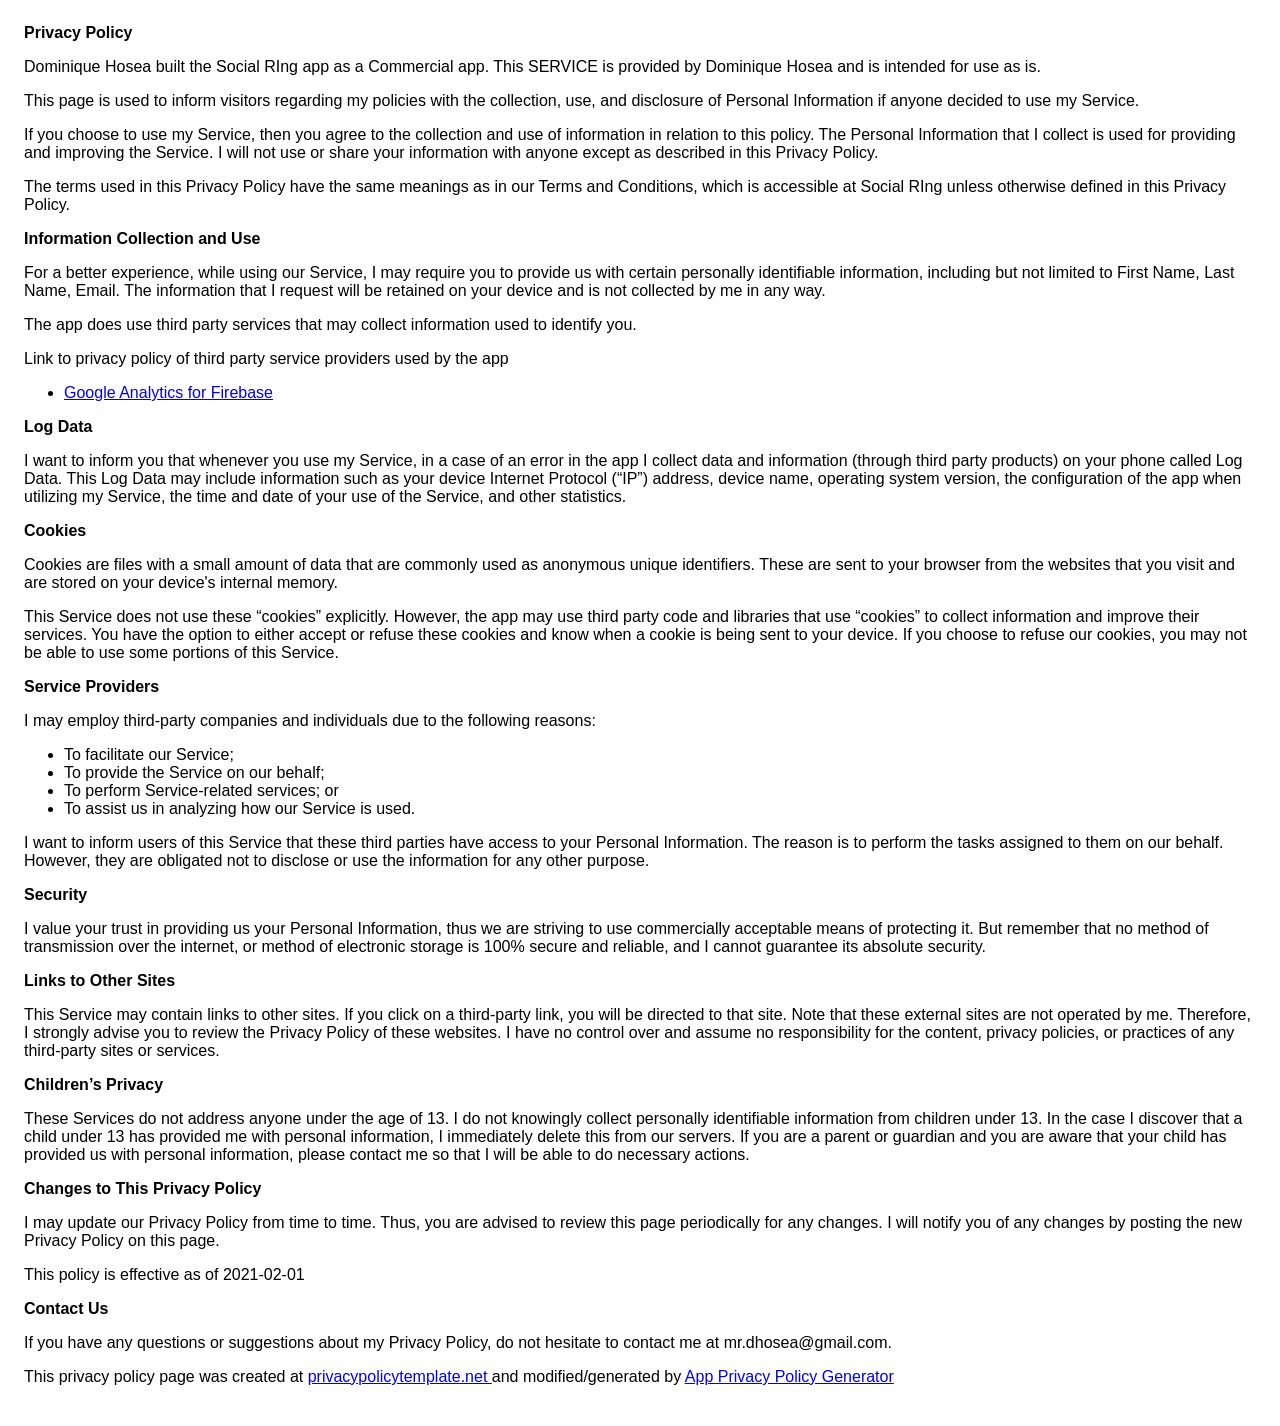
<file: privacy.html>
<!DOCTYPE html>
<html>

<head>
    <meta charset='utf-8'>
    <meta name='viewport' content='width=device-width'>
    <title>Privacy Policy</title>
    <style>
        body {
            font-family: 'Helvetica Neue', Helvetica, Arial, sans-serif;
            padding: 1em;
        }
    </style>
</head>

<body>
    <strong>Privacy Policy</strong>
    <p>
        Dominique Hosea built the Social RIng app as
        a Commercial app. This SERVICE is provided by
        Dominique Hosea and is intended for use as
        is.
    </p>
    <p>
        This page is used to inform visitors regarding my
        policies with the collection, use, and disclosure of Personal
        Information if anyone decided to use my Service.
    </p>
    <p>
        If you choose to use my Service, then you agree to
        the collection and use of information in relation to this
        policy. The Personal Information that I collect is
        used for providing and improving the Service. I will not use or share your information with
        anyone except as described in this Privacy Policy.
    </p>
    <p>
        The terms used in this Privacy Policy have the same meanings
        as in our Terms and Conditions, which is accessible at
        Social RIng unless otherwise defined in this Privacy Policy.
    </p>
    <p><strong>Information Collection and Use</strong></p>
    <p>
        For a better experience, while using our Service, I
        may require you to provide us with certain personally
        identifiable information, including but not limited to First Name, Last Name, Email. The information that
        I request will be retained on your device and is not collected by me in any way.
    </p>
    <div>
        <p>
            The app does use third party services that may collect
            information used to identify you.
        </p>
        <p>
            Link to privacy policy of third party service providers used
            by the app
        </p>
        <ul>
            <!---->
            <!---->
            <li><a href="https://firebase.google.com/policies/analytics" target="_blank"
                    rel="noopener noreferrer">Google Analytics for Firebase</a></li>
            <!---->
            <!---->
            <!---->
            <!---->
            <!---->
            <!---->
            <!---->
            <!---->
            <!---->
            <!---->
            <!---->
            <!---->
            <!---->
            <!---->
            <!---->
            <!---->
            <!---->
            <!---->
            <!---->
            <!---->
            <!---->
            <!---->
        </ul>
    </div>
    <p><strong>Log Data</strong></p>
    <p>
        I want to inform you that whenever you
        use my Service, in a case of an error in the app
        I collect data and information (through third party
        products) on your phone called Log Data. This Log Data may
        include information such as your device Internet Protocol
        (“IP”) address, device name, operating system version, the
        configuration of the app when utilizing my Service,
        the time and date of your use of the Service, and other
        statistics.
    </p>
    <p><strong>Cookies</strong></p>
    <p>
        Cookies are files with a small amount of data that are
        commonly used as anonymous unique identifiers. These are sent
        to your browser from the websites that you visit and are
        stored on your device's internal memory.
    </p>
    <p>
        This Service does not use these “cookies” explicitly. However,
        the app may use third party code and libraries that use
        “cookies” to collect information and improve their services.
        You have the option to either accept or refuse these cookies
        and know when a cookie is being sent to your device. If you
        choose to refuse our cookies, you may not be able to use some
        portions of this Service.
    </p>
    <p><strong>Service Providers</strong></p>
    <p>
        I may employ third-party companies and
        individuals due to the following reasons:
    </p>
    <ul>
        <li>To facilitate our Service;</li>
        <li>To provide the Service on our behalf;</li>
        <li>To perform Service-related services; or</li>
        <li>To assist us in analyzing how our Service is used.</li>
    </ul>
    <p>
        I want to inform users of this Service
        that these third parties have access to your Personal
        Information. The reason is to perform the tasks assigned to
        them on our behalf. However, they are obligated not to
        disclose or use the information for any other purpose.
    </p>
    <p><strong>Security</strong></p>
    <p>
        I value your trust in providing us your
        Personal Information, thus we are striving to use commercially
        acceptable means of protecting it. But remember that no method
        of transmission over the internet, or method of electronic
        storage is 100% secure and reliable, and I cannot
        guarantee its absolute security.
    </p>
    <p><strong>Links to Other Sites</strong></p>
    <p>
        This Service may contain links to other sites. If you click on
        a third-party link, you will be directed to that site. Note
        that these external sites are not operated by me.
        Therefore, I strongly advise you to review the
        Privacy Policy of these websites. I have
        no control over and assume no responsibility for the content,
        privacy policies, or practices of any third-party sites or
        services.
    </p>
    <p><strong>Children’s Privacy</strong></p>
    <p>
        These Services do not address anyone under the age of 13.
        I do not knowingly collect personally
        identifiable information from children under 13. In the case
        I discover that a child under 13 has provided
        me with personal information, I immediately
        delete this from our servers. If you are a parent or guardian
        and you are aware that your child has provided us with
        personal information, please contact me so that
        I will be able to do necessary actions.
    </p>
    <p><strong>Changes to This Privacy Policy</strong></p>
    <p>
        I may update our Privacy Policy from
        time to time. Thus, you are advised to review this page
        periodically for any changes. I will
        notify you of any changes by posting the new Privacy Policy on
        this page.
    </p>
    <p>This policy is effective as of 2021-02-01</p>
    <p><strong>Contact Us</strong></p>
    <p>
        If you have any questions or suggestions about my
        Privacy Policy, do not hesitate to contact me at mr.dhosea@gmail.com.
    </p>
    <p>This privacy policy page was created at <a href="https://privacypolicytemplate.net" target="_blank"
            rel="noopener noreferrer">privacypolicytemplate.net </a>and modified/generated by <a
            href="https://app-privacy-policy-generator.nisrulz.com/" target="_blank" rel="noopener noreferrer">App
            Privacy Policy Generator</a></p>
</body>

</html>
</file>
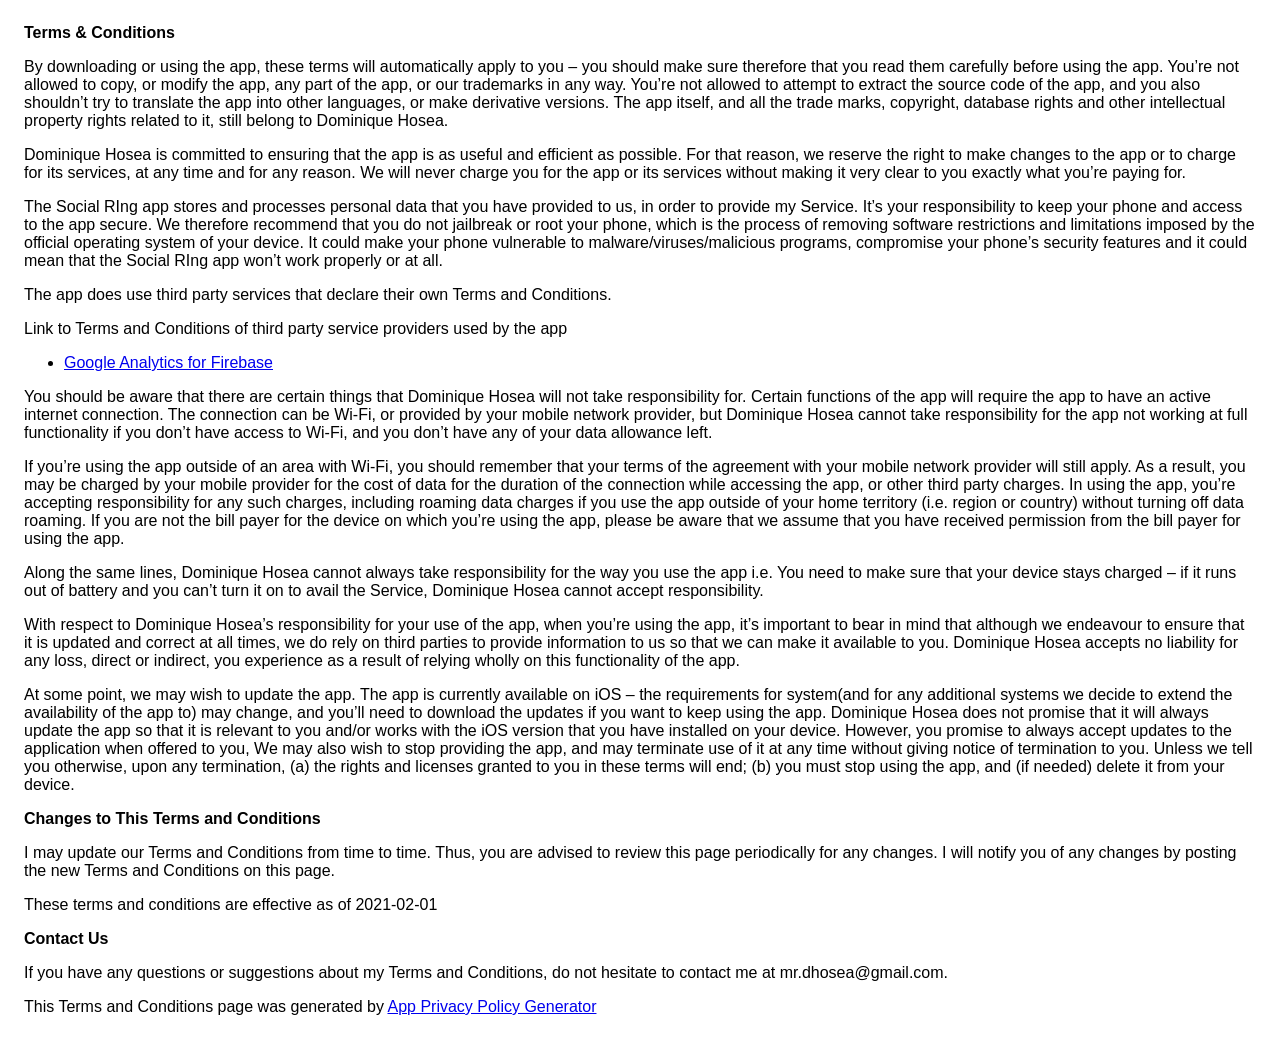
<file: terms.html>
<!DOCTYPE html>
<html>

<head>
    <meta charset='utf-8'>
    <meta name='viewport' content='width=device-width'>
    <title>Terms &amp; Conditions</title>
    <style>
        body {
            font-family: 'Helvetica Neue', Helvetica, Arial, sans-serif;
            padding: 1em;
        }
    </style>
</head>

<body>
    <strong>Terms &amp; Conditions</strong>
    <p>
        By downloading or using the app, these terms will
        automatically apply to you – you should make sure therefore
        that you read them carefully before using the app. You’re not
        allowed to copy, or modify the app, any part of the app, or
        our trademarks in any way. You’re not allowed to attempt to
        extract the source code of the app, and you also shouldn’t try
        to translate the app into other languages, or make derivative
        versions. The app itself, and all the trade marks, copyright,
        database rights and other intellectual property rights related
        to it, still belong to Dominique Hosea.
    </p>
    <p>
        Dominique Hosea is committed to ensuring that the app is
        as useful and efficient as possible. For that reason, we
        reserve the right to make changes to the app or to charge for
        its services, at any time and for any reason. We will never
        charge you for the app or its services without making it very
        clear to you exactly what you’re paying for.
    </p>
    <p>
        The Social RIng app stores and processes personal data that
        you have provided to us, in order to provide my
        Service. It’s your responsibility to keep your phone and
        access to the app secure. We therefore recommend that you do
        not jailbreak or root your phone, which is the process of
        removing software restrictions and limitations imposed by the
        official operating system of your device. It could make your
        phone vulnerable to malware/viruses/malicious programs,
        compromise your phone’s security features and it could mean
        that the Social RIng app won’t work properly or at all.
    </p>
    <div>
        <p>
            The app does use third party services that declare their own
            Terms and Conditions.
        </p>
        <p>
            Link to Terms and Conditions of third party service
            providers used by the app
        </p>
        <ul>
            <!---->
            <!---->
            <li><a href="https://firebase.google.com/terms/analytics" target="_blank" rel="noopener noreferrer">Google
                    Analytics for Firebase</a></li>
            <!---->
            <!---->
            <!---->
            <!---->
            <!---->
            <!---->
            <!---->
            <!---->
            <!---->
            <!---->
            <!---->
            <!---->
            <!---->
            <!---->
            <!---->
            <!---->
            <!---->
            <!---->
            <!---->
            <!---->
            <!---->
            <!---->
        </ul>
    </div>
    <p>
        You should be aware that there are certain things that
        Dominique Hosea will not take responsibility for. Certain
        functions of the app will require the app to have an active
        internet connection. The connection can be Wi-Fi, or provided
        by your mobile network provider, but Dominique Hosea
        cannot take responsibility for the app not working at full
        functionality if you don’t have access to Wi-Fi, and you don’t
        have any of your data allowance left.
    </p>
    <p></p>
    <p>
        If you’re using the app outside of an area with Wi-Fi, you
        should remember that your terms of the agreement with your
        mobile network provider will still apply. As a result, you may
        be charged by your mobile provider for the cost of data for
        the duration of the connection while accessing the app, or
        other third party charges. In using the app, you’re accepting
        responsibility for any such charges, including roaming data
        charges if you use the app outside of your home territory
        (i.e. region or country) without turning off data roaming. If
        you are not the bill payer for the device on which you’re
        using the app, please be aware that we assume that you have
        received permission from the bill payer for using the app.
    </p>
    <p>
        Along the same lines, Dominique Hosea cannot always take
        responsibility for the way you use the app i.e. You need to
        make sure that your device stays charged – if it runs out of
        battery and you can’t turn it on to avail the Service,
        Dominique Hosea cannot accept responsibility.
    </p>
    <p>
        With respect to Dominique Hosea’s responsibility for your
        use of the app, when you’re using the app, it’s important to
        bear in mind that although we endeavour to ensure that it is
        updated and correct at all times, we do rely on third parties
        to provide information to us so that we can make it available
        to you. Dominique Hosea accepts no liability for any
        loss, direct or indirect, you experience as a result of
        relying wholly on this functionality of the app.
    </p>
    <p>
        At some point, we may wish to update the app. The app is
        currently available on iOS – the requirements for
        system(and for any additional systems we
        decide to extend the availability of the app to) may change,
        and you’ll need to download the updates if you want to keep
        using the app. Dominique Hosea does not promise that it
        will always update the app so that it is relevant to you
        and/or works with the iOS version that you have
        installed on your device. However, you promise to always
        accept updates to the application when offered to you, We may
        also wish to stop providing the app, and may terminate use of
        it at any time without giving notice of termination to you.
        Unless we tell you otherwise, upon any termination, (a) the
        rights and licenses granted to you in these terms will end;
        (b) you must stop using the app, and (if needed) delete it
        from your device.
    </p>
    <p><strong>Changes to This Terms and Conditions</strong></p>
    <p>
        I may update our Terms and Conditions
        from time to time. Thus, you are advised to review this page
        periodically for any changes. I will
        notify you of any changes by posting the new Terms and
        Conditions on this page.
    </p>
    <p>
        These terms and conditions are effective as of 2021-02-01
    </p>
    <p><strong>Contact Us</strong></p>
    <p>
        If you have any questions or suggestions about my
        Terms and Conditions, do not hesitate to contact me
        at mr.dhosea@gmail.com.
    </p>
    <p>This Terms and Conditions page was generated by <a href="https://app-privacy-policy-generator.nisrulz.com/"
            target="_blank" rel="noopener noreferrer">App Privacy Policy Generator</a></p>
</body>

</html>
</file>
